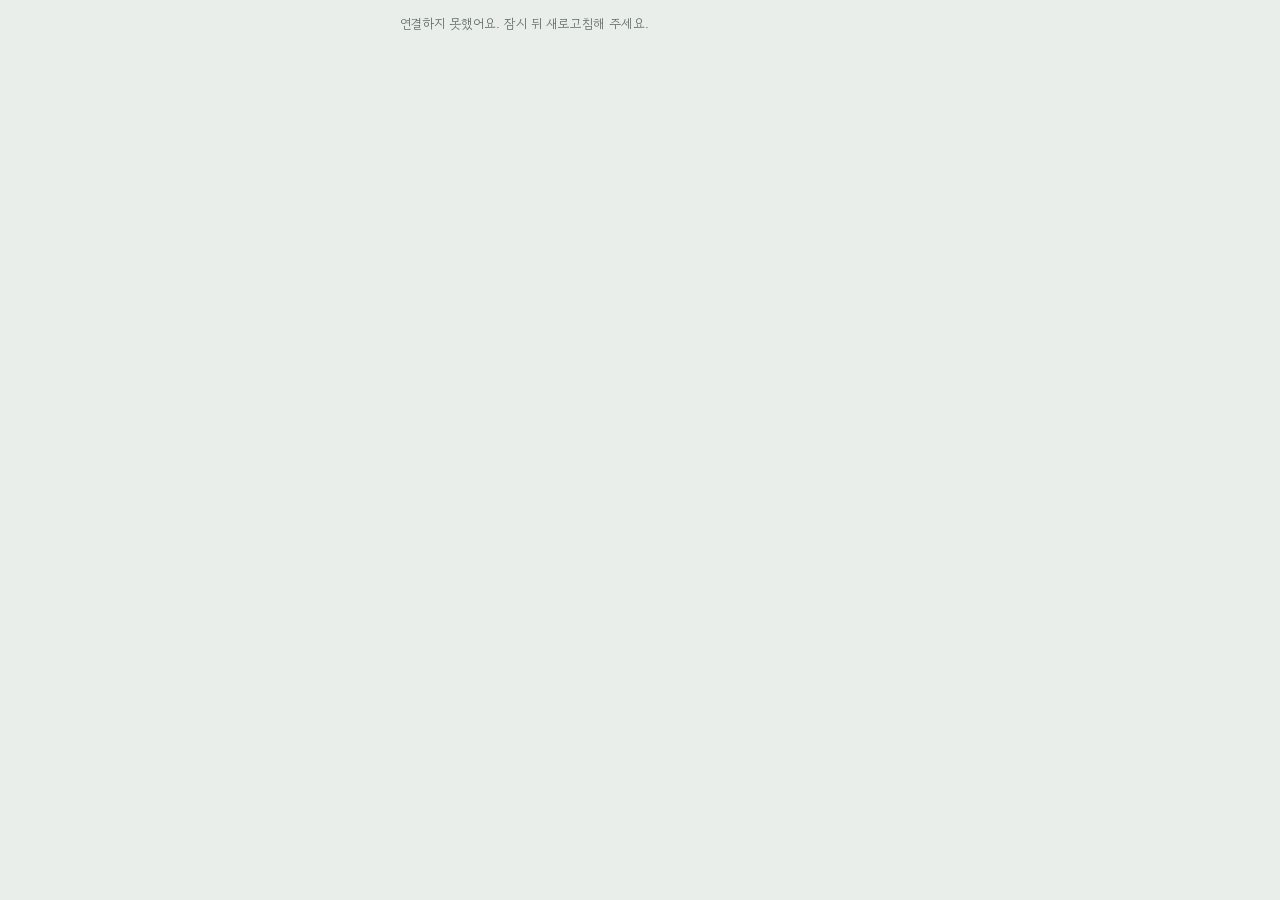
<file: index.html>
<!DOCTYPE html>
<html lang="ko">
<head>
<meta charset="utf-8">
<meta name="viewport" content="width=device-width, initial-scale=1, viewport-fit=cover">
<title>유물 찾기 빙고</title>
<link rel="stylesheet" href="https://fonts.googleapis.com/css2?family=Black+Han+Sans&family=Gowun+Dodum&family=IBM+Plex+Mono:wght@500&display=swap">
<style>
:root{
  --bg:#e9eeeb;--surface:#fbfcfb;--ink:#1b2320;--muted:#5d6a64;--line:#cfd8d3;
  --accent:#2d7a6a;--accent-ink:#ffffff;--stamp:#b4561c;--gold:#d39a0f;--shade:rgba(20,30,26,.42);
  --e1:#8a6a4f;--e2:#7a5d2e;--e3:#3f6f86;--e4:#9b3d4a;--e5:#6a4f8f;--e6:#2d7a6a;--e7:#4a5a9a;
  --display:"Black Han Sans","Apple SD Gothic Neo","Malgun Gothic",sans-serif;
  --body:"Gowun Dodum","Apple SD Gothic Neo","Malgun Gothic",system-ui,sans-serif;
  --mono:"IBM Plex Mono",ui-monospace,Menlo,monospace;
  color-scheme:light;
}
@media (prefers-color-scheme:dark){:root{
  --bg:#121815;--surface:#1b2420;--ink:#e4ebe7;--muted:#98a69f;--line:#2c3833;
  --accent:#5cb8a2;--accent-ink:#0c1411;--stamp:#e6884a;--gold:#f0bf45;--shade:rgba(0,0,0,.55);
  --e1:#c39b78;--e2:#c9a463;--e3:#79acc6;--e4:#d9808c;--e5:#a990d0;--e6:#5cb8a2;--e7:#8fa0e0;color-scheme:dark}}
*{box-sizing:border-box}
html,body{background:var(--bg);color:var(--ink);margin:0}
body{font-family:var(--body);font-size:15px;line-height:1.5;padding:14px max(16px,env(safe-area-inset-right,0px)) 40px max(16px,env(safe-area-inset-left,0px))}
img{max-width:100%}
[hidden]{display:none!important}
#app{max-width:480px;margin:0 auto;display:flex;flex-direction:column;gap:16px}
button{font:inherit;color:inherit;cursor:pointer}
button:focus-visible,input:focus-visible,select:focus-visible{outline:3px solid var(--accent);outline-offset:2px}

.ticket{background:var(--surface);border:1px solid var(--line);border-radius:14px;padding:14px 16px;display:grid;gap:10px}
.ticket-top{display:flex;align-items:flex-start;justify-content:space-between;gap:12px}
.eyebrow{font-size:12px;letter-spacing:.08em;color:var(--muted)}
h1{font-family:var(--display);font-weight:400;font-size:30px;line-height:1.1;margin:2px 0 0}
.groupbtn{flex:none;border:2px solid var(--accent);background:var(--accent);color:var(--accent-ink);border-radius:999px;padding:6px 14px;font-family:var(--display);font-size:18px}
.stats{display:flex;gap:18px;flex-wrap:wrap;border-top:1px dashed var(--line);padding-top:10px;align-items:flex-end}
.stat{display:flex;flex-direction:column}
.stat b{font-family:var(--mono);font-weight:500;font-size:20px;font-variant-numeric:tabular-nums}
.stat span{font-size:12px;color:var(--muted)}
.pips{display:flex;gap:5px;align-items:center;height:30px}
.pip{width:18px;height:18px;border-radius:50%;border:2px solid var(--gold);display:inline-block}
.pip.on{background:var(--gold)}
.pips.sm .pip{width:11px;height:11px;border-width:2px}
.live{margin-left:auto;font-size:11px;color:var(--muted);display:flex;align-items:center;gap:5px}
.dot{width:8px;height:8px;border-radius:50%;background:var(--accent)}
.dot.off{background:var(--stamp)}

.banner{background:var(--gold);color:#1b1503;border-radius:12px;padding:12px 14px;display:flex;gap:10px;align-items:center;justify-content:space-between}
.banner strong{font-family:var(--display);font-weight:400;font-size:24px}
.banner .t{font-family:var(--mono);font-variant-numeric:tabular-nums}
.rules{font-size:13px;color:var(--muted);margin:0}

.boardwrap{position:relative}
.board{display:grid;grid-template-columns:repeat(4,1fr);gap:6px}
.cell{position:relative;aspect-ratio:1;width:100%;border-radius:10px;overflow:hidden;border:2px solid var(--line);background:var(--surface);padding:0;display:block;text-align:left}
.cell img{position:absolute;inset:0;width:100%;height:100%;object-fit:cover}
.cell .noimg{position:absolute;inset:0;display:grid;place-items:center;padding:8px;text-align:center;font-family:var(--display);font-size:13px;line-height:1.15;color:var(--muted);background:repeating-linear-gradient(135deg,transparent 0 8px,rgba(127,140,134,.18) 8px 9px)}
.cell .era{position:absolute;top:4px;left:4px;font-size:9px;line-height:1;padding:3px 5px;border-radius:6px;color:#fff;background:var(--ec);max-width:calc(100% - 12px);white-space:nowrap;overflow:hidden;text-overflow:ellipsis}
.cell .name{position:absolute;left:0;right:0;bottom:0;padding:14px 4px 4px;font-size:10px;line-height:1.2;color:#fff;background:linear-gradient(transparent,rgba(0,0,0,.72));text-shadow:0 1px 2px rgba(0,0,0,.5)}
.cell.todo img{filter:grayscale(.85) brightness(.9)}
.cell .hint{position:absolute;bottom:4px;right:4px;width:22px;height:22px;border-radius:50%;background:var(--surface);display:grid;place-items:center;color:var(--accent)}
.cell.found{border-color:var(--stamp)}
.cell .stampmark{position:absolute;top:4px;right:4px;width:32px;height:32px;border-radius:50%;border:2.5px solid var(--stamp);color:var(--stamp);background:var(--surface);opacity:.92;display:grid;place-items:center;font-family:var(--display);font-size:9px;line-height:1;transform:rotate(-14deg)}
.cell.inline{box-shadow:0 0 0 3px var(--gold)}
.cell .busy{position:absolute;inset:0;background:rgba(0,0,0,.45);color:#fff;display:grid;place-items:center;font-size:13px}
.lines{position:absolute;inset:0;pointer-events:none;width:100%;height:100%}

.slip{background:var(--surface);border:1px solid var(--line);border-radius:14px;padding:14px 16px;display:grid;gap:8px}
.slip h2{font-family:var(--display);font-weight:400;font-size:20px;margin:0}
.list{list-style:none;margin:0;padding:0;display:grid;gap:6px}
.list li{display:grid;grid-template-columns:52px 1fr auto;align-items:center;gap:8px;padding:8px 10px;border-radius:10px;background:var(--bg)}
.list li.me{outline:2px solid var(--accent)}
.list .no{font-family:var(--display);font-size:20px;color:var(--gold)}
.list .g{font-family:var(--display);font-size:18px}
.list .tm{font-family:var(--mono);font-size:13px;color:var(--muted);font-variant-numeric:tabular-nums}
.prog li{grid-template-columns:64px 1fr auto}
.empty,.note{color:var(--muted);font-size:13px;margin:0}

.scrim{position:fixed;inset:0;background:var(--shade);z-index:40;display:flex;align-items:flex-end;justify-content:center}
.sheet{background:var(--surface);width:100%;max-width:480px;border-radius:18px 18px 0 0;padding:18px 16px calc(18px + env(safe-area-inset-bottom,0px));display:grid;gap:12px}
.ref{display:grid;grid-template-columns:96px 1fr;gap:12px;align-items:center}
.ref .pic{position:relative;width:96px;height:96px;border-radius:10px;overflow:hidden;background:var(--bg);display:grid;place-items:center;font-family:var(--display);color:var(--muted);text-align:center;font-size:14px;padding:4px}
.ref .pic img{position:absolute;inset:0;width:100%;height:100%;object-fit:cover}
.sheet h3{font-family:var(--display);font-weight:400;font-size:22px;margin:0;line-height:1.15}
.btn{border:0;border-radius:12px;padding:14px 16px;font-size:16px;background:var(--bg);color:var(--ink);text-align:center}
.btn.primary{background:var(--accent);color:var(--accent-ink);font-weight:700}
.btn.warn{color:var(--stamp)}
.btn.small{padding:8px 12px;font-size:14px;border-radius:10px}
.btn:disabled{opacity:.45;cursor:default}
.center{position:fixed;inset:0;z-index:50;background:var(--shade);display:grid;place-items:center;padding:16px}
.win{background:var(--surface);border-radius:20px;padding:24px 20px;max-width:360px;width:100%;text-align:center;display:grid;gap:10px;border:3px solid var(--gold)}
.win .big{font-family:var(--display);font-size:52px;line-height:1;color:var(--gold)}
.win .grp{font-family:var(--display);font-size:26px}
.win .t{font-family:var(--mono);font-size:20px}
.pick{background:var(--surface);border-radius:20px;padding:22px 18px;max-width:380px;width:100%;display:grid;gap:14px}
.pick h2{font-family:var(--display);font-weight:400;font-size:26px;margin:0;text-align:center}
.pickgrid{display:grid;grid-template-columns:repeat(3,1fr);gap:8px}
.pickgrid button{border:2px solid var(--line);background:var(--bg);border-radius:12px;padding:14px 4px;font-family:var(--display);font-size:20px}
canvas#confetti{position:fixed;inset:0;width:100%;height:100%;pointer-events:none;z-index:60}

.teacher{border:2px dashed var(--accent);border-radius:14px;padding:14px 16px;display:grid;gap:12px;background:var(--surface)}
.teacher h2{font-family:var(--display);font-weight:400;font-size:20px;margin:0}
.tabs{display:flex;gap:6px;flex-wrap:wrap}
.tabs button{border:1px solid var(--line);background:var(--bg);border-radius:999px;padding:6px 12px;font-size:14px}
.tabs button[aria-selected="true"]{background:var(--accent);color:var(--accent-ink);border-color:var(--accent)}
.row{display:flex;gap:8px;flex-wrap:wrap;align-items:center}
.edit{display:grid;gap:8px}
.erow{display:grid;grid-template-columns:64px 1fr;gap:10px;align-items:center;padding:8px;border-radius:10px;background:var(--bg)}
.thumb{width:64px;height:64px;border-radius:8px;overflow:hidden;border:1px dashed var(--muted);display:grid;place-items:center;font-size:11px;color:var(--muted);text-align:center;background:var(--surface);padding:0;position:relative}
.thumb img{position:absolute;inset:0;width:100%;height:100%;object-fit:cover}
.fields{display:grid;gap:6px;min-width:0}
.inp{font:inherit;font-size:15px;padding:7px 9px;border-radius:8px;border:1px solid var(--line);background:var(--surface);color:var(--ink);width:100%;min-width:0}
.num{width:72px}
.linkrow{display:grid;grid-template-columns:56px 1fr auto;gap:8px;align-items:center}
.linkrow b{font-family:var(--display);font-weight:400;font-size:16px}
.confirm{border:2px solid var(--stamp);border-radius:12px;padding:12px;display:grid;gap:8px}
.mini{display:grid;grid-template-columns:repeat(4,1fr);gap:4px;max-width:300px}
.mini div{position:relative;aspect-ratio:1;border-radius:6px;overflow:hidden;background:var(--bg);font-size:10px;color:var(--muted);display:grid;place-items:center;text-align:center;padding:2px}
.mini img{position:absolute;inset:0;width:100%;height:100%;object-fit:cover}
.toast{position:fixed;left:50%;transform:translateX(-50%);bottom:calc(20px + env(safe-area-inset-bottom,0px));background:var(--ink);color:var(--bg);padding:10px 16px;border-radius:999px;font-size:14px;z-index:70;max-width:calc(100% - 32px);text-align:center}
@media (prefers-reduced-motion:no-preference){.cell{transition:transform .12s}.cell:active{transform:scale(.97)}}
</style>
</head>
<body>
<div id="app"><p class="empty">빙고판을 불러오는 중…</p></div>
<input type="file" id="cam" accept="image/*" capture="environment" hidden>
<input type="file" id="album" accept="image/*" hidden>
<input type="file" id="tpic" accept="image/*" hidden>
<script>
(function(){
"use strict";
var API="https://script.google.com/macros/s/AKfycbw1hyCXkrlMglInTa7LMMWh7-jIO_4hwTVO0dUqquXkmzpNvZMZXeYp8W0RYF9jnjgs/exec";
var PARAMS=(function(){var o={};try{new URLSearchParams(location.search).forEach(function(v,k){o[k]=v})}catch(e){}return o})();
var BASE=location.origin+location.pathname;
var ERAS=["구석기","신석기","청동기·고조선","삼국","통일신라","발해","고려"];
var ERAVAR={"구석기":"--e1","신석기":"--e2","청동기·고조선":"--e3","삼국":"--e4","통일신라":"--e5","발해":"--e7","고려":"--e6"};
var N=4,CELLS=16;
var LINES=(function(){var L=[],r,c;for(r=0;r<N;r++){L.push([0,1,2,3].map(function(c){return r*N+c}))}for(c=0;c<N;c++){L.push([0,1,2,3].map(function(r){return r*N+c}))}L.push([0,5,10,15]);L.push([3,6,9,12]);return L})();
var CAM_SVG='<svg width="14" height="14" viewBox="0 0 24 24" fill="none" stroke="currentColor" stroke-width="2.4" stroke-linecap="round" stroke-linejoin="round" aria-hidden="true"><path d="M4 8h3l2-3h6l2 3h3v11H4z"/><circle cx="12" cy="13" r="3.5"/></svg>';
var POLL_MS=4000;

var app=document.getElementById("app");
var cam=document.getElementById("cam"),album=document.getElementById("album"),tpic=document.getElementById("tpic");
var TEACHER=PARAMS.page==="teacher";

var ST=null;            // 서버 상태
var cache={};           // 사진 id → dataURL
var inflight={};        // 받는 중인 사진 id
var pendingCell={};     // 올리는 중인 칸 → 미리보기
var online=true,polling=false;

/* ---------- 작은 도구 ---------- */
function lsGet(k){try{return localStorage.getItem(k)}catch(e){return null}}
function lsSet(k,v){try{localStorage.setItem(k,v)}catch(e){}}
function ssGet(k){try{return sessionStorage.getItem(k)}catch(e){return null}}
function ssSet(k,v){try{sessionStorage.setItem(k,v)}catch(e){}}
function esc(s){return String(s==null?"":s).replace(/[&<>"']/g,function(c){return{"&":"&amp;","<":"&lt;",">":"&gt;",'"':"&quot;","'":"&#39;"}[c]})}
function fmt(t){return new Date(t).toLocaleTimeString("ko-KR",{hour:"2-digit",minute:"2-digit",second:"2-digit",hour12:false})}
function eraColor(e){return "var("+(ERAVAR[e]||"--muted")+")"}
function toast(msg){var t=document.createElement("div");t.className="toast";t.setAttribute("role","status");t.textContent=msg;document.body.appendChild(t);setTimeout(function(){t.remove()},2800)}
function gs(fn){
  var args=Array.prototype.slice.call(arguments,1);
  return fetch(API,{method:"POST",credentials:"omit",redirect:"follow",headers:{"Content-Type":"text/plain;charset=utf-8"},body:JSON.stringify({fn:fn,args:args})})
    .then(function(r){if(!r.ok)throw new Error("연결에 문제가 있어요.");return r.json()})
    .then(function(j){if(!j.ok)throw new Error(j.error||"요청을 처리하지 못했어요.");return j.data});
}
function errMsg(e){return (e&&e.message)?String(e.message).replace(/^Error:\s*/,""):"연결에 문제가 있어요."}
function shrink(file,max,q){
  return new Promise(function(res,rej){
    var url=URL.createObjectURL(file);var img=new Image();
    img.onload=function(){try{var w=img.naturalWidth,h=img.naturalHeight,k=Math.min(1,max/Math.max(w,h));w=Math.round(w*k);h=Math.round(h*k);var c=document.createElement("canvas");c.width=w;c.height=h;c.getContext("2d").drawImage(img,0,0,w,h);URL.revokeObjectURL(url);res(c.toDataURL("image/jpeg",q))}catch(e){URL.revokeObjectURL(url);rej(e)}};
    img.onerror=function(){URL.revokeObjectURL(url);rej(new Error("img"))};
    img.src=url;
  });
}
function boardOf(g){var b=ST&&ST.boards&&ST.boards[g];return (b&&b.length===CELLS)?b:new Array(CELLS).fill(null)}
function linesOf(b){return LINES.filter(function(L){return L.every(function(i){return b[i]})})}
function rankOf(g){if(!ST)return 0;for(var i=0;i<ST.ranking.length;i++)if(ST.ranking[i].g===g)return i+1;return 0}
function closeOverlays(){var o=document.getElementById("ov");if(o)o.remove()}

/* ---------- 모둠 ---------- */
var group=parseInt(PARAMS.g||lsGet("yb.group")||"0",10)||0;
if(PARAMS.g)lsSet("yb.group",String(group));

/* ---------- 서버와 맞추기 ---------- */
function apply(st,force){
  if(!st)return;
  var changed=!ST||st.rev!==ST.rev||force;
  ST=st;
  if(!TEACHER&&ST.items)ST.items.forEach(function(it){var n=String(it.name);if(n.indexOf(LOCK)===0)it.name=n.slice(LOCK.length)});
  if(group>ST.groups)group=0;
  if(changed){ensurePhotos();render()}
}
function poll(){
  if(polling||document.hidden)return;
  if(TEACHER&&!pin)return;
  polling=true;
  gs("getState").then(function(st){online=true;polling=false;apply(st)},function(){polling=false;if(online){online=false;render()}});
}
function neededIds(){
  if(!ST)return[];
  var ids=ST.items.map(function(it){return it.img}).filter(Boolean);
  if(!TEACHER&&group)ids=ids.concat(boardOf(group).filter(Boolean));
  if(TEACHER&&viewGroup)ids=ids.concat(boardOf(viewGroup).filter(Boolean));
  if(TEACHER&&draft)draft.items.forEach(function(it){if(it.img)ids.push(it.img)});
  return ids;
}
function ensurePhotos(){
  var miss=neededIds().filter(function(id){return !cache[id]&&!inflight[id]});
  if(!miss.length)return;
  for(var i=0;i<miss.length;i+=6){
    var chunk=miss.slice(i,i+6);
    chunk.forEach(function(id){inflight[id]=1});
    (function(chunk){
      gs("getPhotos",chunk).then(function(map){
        chunk.forEach(function(id){delete inflight[id];if(map[id])cache[id]=map[id]});render();
      },function(){chunk.forEach(function(id){delete inflight[id]})});
    })(chunk);
  }
}

/* ---------- 학생 화면 ---------- */
function renderStudent(){
  var b=boardOf(group);
  var view=b.map(function(id,i){return pendingCell[i]?"pending":id});
  var lines=linesOf(view);
  var found=view.filter(Boolean).length;
  var rk=rankOf(group);
  var h="";
  h+='<header class="ticket"><div class="ticket-top"><div><div class="eyebrow">현장체험학습 · 구석기~고려</div><h1>유물 찾기 빙고</h1></div>';
  h+='<button class="groupbtn" id="chgGroup" aria-label="모둠 바꾸기">'+(group?group+"모둠":"모둠 선택")+'</button></div>';
  h+='<div class="stats"><div class="stat"><b>'+found+'/'+CELLS+'</b><span>찾은 유물</span></div><div class="stat"><div class="pips">';
  for(var p=0;p<ST.goal;p++)h+='<i class="pip'+(p<lines.length?" on":"")+'"></i>';
  h+='</div><span>빙고 '+lines.length+' / '+ST.goal+'줄</span></div>';
  h+='<div class="live"><i class="dot'+(online?"":" off")+'"></i>'+(online?"실시간 연결":"연결 끊김 · 다시 연결 중")+'</div></div></header>';
  if(rk){var r=ST.ranking[rk-1];h+='<div class="banner"><div><strong>'+rk+'등! '+ST.goal+'빙고 완성</strong><div class="t">'+group+'모둠 · '+fmt(r.t)+'</div></div></div>'}
  h+='<p class="rules">유물을 찾으면 칸을 눌러 우리 모둠 사진으로 바꿔요. 가로·세로·대각선 '+ST.goal+'줄을 가장 먼저 완성한 모둠이 승리! 사진을 잘못 올렸으면 그 칸을 다시 눌러 바꾸거나 지울 수 있어요.</p>';
  h+='<div class="boardwrap"><div class="board">';
  var inLine={};lines.forEach(function(L){L.forEach(function(i){inLine[i]=1})});
  ST.items.forEach(function(it,i){
    var id=b[i],pend=pendingCell[i],mine=pend||(id&&cache[id]);
    var has=!!(pend||id);
    h+='<button class="cell '+(has?"found":"todo")+(inLine[i]?" inline":"")+'" data-cell="'+i+'" style="--ec:'+eraColor(it.era)+'" aria-label="'+esc(it.name)+(has?" 찾음":" 아직")+'">';
    if(mine)h+='<img src="'+mine+'" alt="">';
    else if(!has&&it.img&&cache[it.img])h+='<img src="'+cache[it.img]+'" alt="">';
    else h+='<span class="noimg">'+esc(it.name)+'</span>';
    h+='<span class="era">'+esc(it.era)+'</span>';
    h+=has?'<span class="stampmark">찾았다</span>':'<span class="hint">'+CAM_SVG+'</span>';
    if(mine||(it.img&&cache[it.img]))h+='<span class="name">'+esc(it.name)+'</span>';
    if(pend)h+='<span class="busy">올리는 중…</span>';
    h+='</button>';
  });
  h+='</div>'+linesSvg(lines)+'</div>';
  h+=rankingHTML(false)+progressHTML();
  app.innerHTML=h;
  if(!group)showPicker();
  else{
    var seenKey="yb.seen."+ST.gameId+"."+group;
    if(rk&&!lsGet(seenKey)){lsSet(seenKey,"1");showWin(rk)}
  }
}
function linesSvg(lines){
  if(!lines.length)return"";
  var h='<svg class="lines" viewBox="0 0 400 400" preserveAspectRatio="none" aria-hidden="true">';
  lines.forEach(function(L){var a=L[0],b=L[L.length-1];h+='<line x1="'+((a%N)*100+50)+'" y1="'+(Math.floor(a/N)*100+50)+'" x2="'+((b%N)*100+50)+'" y2="'+(Math.floor(b/N)*100+50)+'" stroke="var(--gold)" stroke-width="8" stroke-linecap="round" opacity=".85"/>'});
  return h+'</svg>';
}
function rankingHTML(withUndo){
  var h='<section class="slip"><h2>🏆 랭킹</h2>';
  if(!ST.ranking.length)return h+'<p class="empty">아직 '+ST.goal+'빙고를 완성한 모둠이 없어요. 완성하는 순간 자동으로 순위가 떠요.</p></section>';
  h+='<ol class="list">';
  ST.ranking.forEach(function(r,i){
    h+='<li'+(r.g===group&&!TEACHER?' class="me"':'')+'><span class="no">'+(i+1)+'등</span><span class="g">'+r.g+'모둠</span>';
    h+=withUndo?'<button class="btn small warn" data-unrank="'+r.g+'">취소</button>':'<span class="tm">'+fmt(r.t)+'</span>';
    h+='</li>';
  });
  return h+'</ol></section>';
}
function progressHTML(clickable){
  var h='<section class="slip"><h2>실시간 현황</h2><ul class="list prog">';
  for(var g=1;g<=ST.groups;g++){
    var b=boardOf(g),ln=linesOf(b).length,f=b.filter(Boolean).length,rk=rankOf(g);
    var pips='<span class="pips sm">';for(var p=0;p<ST.goal;p++)pips+='<i class="pip'+(p<ln?" on":"")+'"></i>';pips+='</span>';
    var inner='<span class="g">'+g+'모둠</span>'+pips+'<span class="tm">'+(rk?rk+"등":f+"/"+CELLS)+'</span>';
    h+=clickable?'<li style="padding:0"><button class="btn" data-viewg="'+g+'" style="display:grid;grid-template-columns:64px 1fr auto;gap:8px;align-items:center;width:100%;text-align:left;padding:8px 10px;background:transparent">'+inner+'</button></li>':'<li'+(g===group&&!TEACHER?' class="me"':'')+'>'+inner+'</li>';
  }
  return h+'</ul></section>';
}
var curCell=-1;
function showPicker(){
  closeOverlays();
  var o=document.createElement("div");o.className="center";o.id="ov";
  var g="";for(var i=1;i<=ST.groups;i++)g+='<button data-g="'+i+'">'+i+'모둠</button>';
  o.innerHTML='<div class="pick" role="dialog" aria-label="모둠 고르기"><h2>우리 모둠은?</h2><div class="pickgrid">'+g+'</div><p class="note" style="text-align:center">모둠 친구들은 모두 같은 번호를 골라요.</p></div>';
  document.body.appendChild(o);
}
function showSheet(i){
  closeOverlays();curCell=i;
  var it=ST.items[i],id=boardOf(group)[i],mine=id&&cache[id];
  var ref=mine||(it.img&&cache[it.img]);
  var o=document.createElement("div");o.className="scrim";o.id="ov";
  o.innerHTML='<div class="sheet" role="dialog" aria-label="'+esc(it.name)+'"><div class="ref"><div class="pic">'+(ref?'<img src="'+ref+'" alt="">':esc(it.name))+'</div><div><div class="eyebrow">'+esc(it.era)+'</div><h3>'+esc(it.name)+'</h3><p class="note">'+(id?"우리 모둠이 찾은 사진이에요.":"박물관에서 이 유물을 찾아 사진을 찍어요.")+'</p></div></div>'+
    '<button class="btn primary" data-act="cam">'+(id?"다시 찍기":"사진 찍기")+'</button>'+
    '<button class="btn" data-act="album">앨범에서 고르기</button>'+
    (id?'<button class="btn warn" data-act="del">사진 지우기</button>':'')+
    '<button class="btn" data-act="close">닫기</button></div>';
  document.body.appendChild(o);
}
function showWin(rk){
  closeOverlays();
  var o=document.createElement("div");o.className="center";o.id="ov";
  o.innerHTML='<div class="win" role="dialog" aria-label="빙고 완성"><div class="big">'+rk+'등!</div><div class="grp">'+group+'모둠 '+ST.goal+'빙고 완성</div><div class="t">'+fmt(ST.ranking[rk-1].t)+'</div><button class="btn primary" data-act="close">확인</button></div>';
  document.body.appendChild(o);confetti();
}
function onPhoto(file){
  if(!file||curCell<0||!group)return;
  var i=curCell,g=group,gameId=ST.gameId;
  closeOverlays();
  shrink(file,640,.7).then(function(d){
    pendingCell[i]=d;render();
    return gs("uploadPhoto",g,i,d,gameId).then(function(r){
      delete pendingCell[i];
      if(r.stale){toast("새 게임이 시작됐어요. 다시 찍어 주세요.");apply(r.state,true);return}
      cache[r.id]=d;apply(r.state,true);
      var n=linesOf(boardOf(g)).length;if(n>0&&n<ST.goal)toast("빙고 "+n+"줄!");
    });
  }).catch(function(e){delete pendingCell[i];render();toast("사진을 올리지 못했어요. 다시 해 주세요.")});
}
cam.addEventListener("change",function(){var f=cam.files[0];cam.value="";onPhoto(f)});
album.addEventListener("change",function(){var f=album.files[0];album.value="";onPhoto(f)});

function confetti(){
  try{if(window.matchMedia("(prefers-reduced-motion: reduce)").matches)return}catch(e){}
  var c=document.createElement("canvas");c.id="confetti";document.body.appendChild(c);
  var dpr=window.devicePixelRatio||1,W=c.width=innerWidth*dpr,H=c.height=innerHeight*dpr,ctx=c.getContext("2d");
  var cs=getComputedStyle(document.documentElement);
  var cols=["--gold","--accent","--stamp","--e3","--e4","--e5"].map(function(v){return cs.getPropertyValue(v).trim()||"#d39a0f"});
  var P=[];for(var i=0;i<140;i++)P.push({x:Math.random()*W,y:-Math.random()*H*.5,vx:(Math.random()-.5)*4*dpr,vy:(2+Math.random()*4)*dpr,r:(4+Math.random()*5)*dpr,a:Math.random()*6,va:(Math.random()-.5)*.3,c:cols[i%cols.length]});
  var t0=performance.now();
  (function f(t){ctx.clearRect(0,0,W,H);P.forEach(function(p){p.x+=p.vx;p.y+=p.vy;p.vy+=.06*dpr;p.a+=p.va;ctx.save();ctx.translate(p.x,p.y);ctx.rotate(p.a);ctx.fillStyle=p.c;ctx.fillRect(-p.r/2,-p.r/4,p.r,p.r/2);ctx.restore()});if(t-t0<3000)requestAnimationFrame(f);else c.remove()})(t0);
}

/* ---------- 선생님 화면 ---------- */
var pin=ssGet("yb.pin")||"";
var tab=ssGet("yb.tab")||"status";
var draft=null,viewGroup=0,confirmReset=false,busy=false,delCell=-1;
function renderLogin(err){
  app.innerHTML='<section class="teacher"><h2>선생님 관리</h2><p class="note">앱스 스크립트 Code.gs에 적은 비밀번호를 넣어요.</p><div class="row"><input class="inp" id="pinIn" type="password" inputmode="numeric" autocomplete="off" placeholder="비밀번호" style="max-width:180px"><button class="btn primary small" data-act="login">들어가기</button></div>'+(err?'<p class="note" style="color:var(--stamp)">'+esc(err)+'</p>':'')+'</section>';
}
function renderTeacher(){
  if(!pin||!ST){renderLogin();return}
  var h='<header class="ticket"><div class="ticket-top"><div><div class="eyebrow">선생님 관리</div><h1>유물 찾기 빙고</h1></div></div><div class="stats"><div class="stat"><b>'+ST.ranking.length+'/'+ST.groups+'</b><span>완성한 모둠</span></div><div class="live"><i class="dot'+(online?"":" off")+'"></i>'+(online?"실시간 연결":"연결 끊김")+'</div></div></header>';
  h+='<div class="tabs" role="tablist">'+[["status","현황·순위"],["board","빙고판 편집"],["links","학생 링크"],["reset","새 게임"]].map(function(t){return '<button role="tab" data-tab="'+t[0]+'" aria-selected="'+(tab===t[0])+'">'+t[1]+'</button>'}).join("")+'</div>';
  if(tab==="status"){
    var dis=busy?" disabled":"";
    h+='<section class="slip"><h2>미션 1 잠금</h2>'+(isLocked()?'<p class="note">잠겨 있어요. 학생 빙고판의 모든 칸에 "🔒 미션1 끝! 밴드 확인"이 보여요.</p><button class="btn small" data-act="unlock"'+dis+'>다시 열기</button>':'<p class="note">누르면 이미 열려 있는 학생 빙고판의 모든 칸이 "🔒 미션1 끝! 밴드 확인"으로 바뀌어요. 순위와 사진은 그대로예요.</p><button class="btn primary small" data-act="lock"'+dis+'>미션 1 잠그기</button>')+'</section>';
    h+=rankingHTML(true)+progressHTML(true);
    if(viewGroup){
      var b=boardOf(viewGroup);
      h+='<section class="slip"><h2>'+viewGroup+'모둠 빙고판</h2><div class="mini">';
      ST.items.forEach(function(it,i){var id=b[i];h+=id?'<button class="thumb" style="width:100%;height:auto;aspect-ratio:1" data-tdel="'+i+'" aria-label="'+esc(it.name)+' 사진 지우기">'+(cache[id]?'<img src="'+cache[id]+'" alt="">':"불러오는 중")+'</button>':'<div>'+esc(it.name)+'</div>'});
      h+='</div>'+(delCell>=0?'<div class="confirm"><strong>'+esc(ST.items[delCell].name)+' 사진을 지울까요?</strong><div class="row"><button class="btn primary small" data-act="tdelok">지우기</button><button class="btn small" data-act="tdelno">취소</button></div></div>':'<p class="note">잘못 올린 사진은 눌러서 지울 수 있어요. 줄이 모자라게 되면 순위에서도 빠져요.</p>')+'</section>';
    }
  }else if(tab==="board"){
    if(!draft)draft={groups:ST.groups,goal:ST.goal,items:ST.items.map(function(it){return{name:it.name,era:it.era,img:it.img,newImg:null}})};
    h+='<section class="teacher"><div class="row"><label for="ngroups">모둠 수</label><input class="inp num" id="ngroups" type="number" min="2" max="12" value="'+esc(draft.groups)+'"><label for="ngoal">목표 빙고</label><input class="inp num" id="ngoal" type="number" min="1" max="10" value="'+esc(draft.goal)+'"></div>';
    h+='<p class="note">사진 칸을 눌러 유물 사진을 넣어요. 순서는 빙고판 왼쪽 위부터 오른쪽 아래까지예요.</p><div class="edit">';
    draft.items.forEach(function(it,i){
      var src=it.newImg||(it.img&&cache[it.img]);
      h+='<div class="erow"><button class="thumb" data-tpic="'+i+'" aria-label="'+(i+1)+'번 칸 사진 바꾸기">'+(src?'<img src="'+src+'" alt="">':(i+1)+'번<br>사진 넣기')+'</button><div class="fields"><input class="inp" type="text" id="nm'+i+'" data-nm="'+i+'" value="'+esc(it.name)+'" aria-label="'+(i+1)+'번 유물 이름"><select class="inp" id="er'+i+'" data-er="'+i+'" aria-label="'+(i+1)+'번 시대">'+ERAS.map(function(e){return '<option'+(e===it.era?" selected":"")+'>'+e+'</option>'}).join("")+'</select></div></div>';
    });
    h+='</div><div class="row"><button class="btn primary small" data-act="saveboard"'+(busy?" disabled":"")+'>'+(busy?"저장하는 중…":"빙고판 저장")+'</button><button class="btn small" data-act="revert">되돌리기</button></div></section>';
  }else if(tab==="links"){
    h+='<section class="slip"><h2>학생 링크</h2><p class="note">모둠별 링크로 들어가면 모둠을 고르지 않아도 돼요. 공통 링크로 들어가면 처음에 모둠을 골라요.</p>';
    h+='<div class="linkrow"><b>공통</b><input class="inp" readonly value="'+esc(BASE)+'" id="lk0"><button class="btn small" data-copy="lk0">복사</button></div>';
    for(var g=1;g<=ST.groups;g++)h+='<div class="linkrow"><b>'+g+'모둠</b><input class="inp" readonly value="'+esc(BASE+"?g="+g)+'" id="lk'+g+'"><button class="btn small" data-copy="lk'+g+'">복사</button></div>';
    h+='</section>';
  }else{
    h+='<section class="teacher"><p class="note">새 게임을 시작하면 모든 모둠의 사진과 순위가 지워져요. 빙고판 유물은 그대로예요. 리허설을 한 뒤 실제 활동 전에 눌러 주세요.</p>';
    h+=confirmReset?'<div class="confirm"><strong>정말 새 게임을 시작할까요?</strong><div class="row"><button class="btn primary small" data-act="doreset">새 게임 시작</button><button class="btn small" data-act="noreset">취소</button></div></div>':'<button class="btn small warn" data-act="askreset">새 게임 시작</button>';
    h+='</section>';
  }
  app.innerHTML=h;
}
var LOCK="🔒 미션1 끝! 밴드 확인 · ";
function isLocked(){return !!(ST&&ST.items.some(function(it){return String(it.name).indexOf(LOCK)===0}))}
function setLock(on){
  if(busy||!ST)return;busy=true;render();
  var items=ST.items.map(function(it){var n=String(it.name),base=n.indexOf(LOCK)===0?n.slice(LOCK.length):n;return{name:on?LOCK+base:base,era:it.era,img:it.img,newImg:null}});
  gs("saveBoard",pin,items,ST.groups,ST.goal).then(function(st){busy=false;apply(st,true);toast(on?"잠갔어요. 열려 있는 학생 화면에도 몇 초 안에 안내가 떠요.":"다시 열었어요.")},function(err){busy=false;render();toast(errMsg(err))});
}
var curT=-1;
tpic.addEventListener("change",function(){
  var f=tpic.files[0];tpic.value="";if(!f||curT<0||!draft)return;var i=curT;
  shrink(f,520,.74).then(function(d){draft.items[i].newImg=d;render()},function(){toast("사진을 읽지 못했어요.")});
});

/* ---------- 공통 ---------- */
var CLOSED=false; // 미션 1 종료: 학생은 빙고판 대신 종료 화면을 봐요 (선생님 화면은 그대로)
function renderClosed(){
  closeOverlays();
  var h='<header class="ticket"><div class="ticket-top"><div><div class="eyebrow">현장체험학습 · 역사 탐정단</div><h1>수사 지령 1 종료!</h1></div></div><p class="note" style="font-size:15px;color:var(--ink)">유물 16점 찾기 수사가 끝났어요. 모두 수고했어요, 탐정 여러분! 🕵️</p></header>';
  if(ST)h+=rankingHTML(false);
  h+='<section class="slip"><h2>🧩 다음 수사: 수사 지령 2</h2><p class="note" style="font-size:14px;color:var(--ink)">우리 모둠이 맡은 시대의 유물을 골라 옛사람들의 삶을 추리해요. 아래 버튼을 눌러 수사 보고서(패들렛)를 써요.</p><a class="btn primary" style="display:block;text-decoration:none" href="https://padlet.com/teacherboong11/padlet-s024p15u433s2ayn5jl7">수사 보고서 쓰러 가기 →</a></section>';
  app.innerHTML=h;
}
function render(){
  if(TEACHER){renderTeacher();return}
  if(CLOSED){renderClosed();return}
  if(!ST){app.innerHTML='<p class="empty">빙고판을 불러오는 중…</p>';return}
  renderStudent();
}
document.addEventListener("click",function(e){
  var t=e.target.closest("button");if(!t)return;
  var act=t.dataset.act;
  if(!TEACHER){
    if(t.id==="chgGroup"){showPicker();return}
    if(t.dataset.g){group=parseInt(t.dataset.g,10);lsSet("yb.group",String(group));closeOverlays();ensurePhotos();render();return}
    if(t.dataset.cell!=null){var i=parseInt(t.dataset.cell,10);if(pendingCell[i])return;showSheet(i);return}
    if(act==="cam"){cam.click();return}
    if(act==="album"){album.click();return}
    if(act==="close"){closeOverlays();return}
    if(act==="del"){var c=curCell,gameId=ST.gameId;closeOverlays();gs("removePhoto",group,c,gameId).then(function(r){apply(r.state,true)},function(){toast("지우지 못했어요. 다시 해 주세요.")});return}
    return;
  }
  if(act==="close"){closeOverlays();return}
  if(act==="login"){
    var v=(document.getElementById("pinIn")||{}).value||"";
    gs("teacherLogin",v).then(function(st){pin=v;ssSet("yb.pin",v);ST=null;apply(st,true)},function(err){renderLogin(errMsg(err))});return;
  }
  if(t.dataset.tab){tab=t.dataset.tab;ssSet("yb.tab",tab);confirmReset=false;if(tab==="board"){draft=null}render();if(tab==="board")ensurePhotos();return}
  if(act==="lock"){setLock(true);return}
  if(act==="unlock"){setLock(false);return}
  if(t.dataset.viewg){viewGroup=parseInt(t.dataset.viewg,10);delCell=-1;ensurePhotos();render();return}
  if(t.dataset.tdel!=null){delCell=parseInt(t.dataset.tdel,10);render();return}
  if(act==="tdelno"){delCell=-1;render();return}
  if(act==="tdelok"&&delCell>=0&&viewGroup){var dc=delCell;delCell=-1;gs("teacherRemovePhoto",pin,viewGroup,dc).then(function(st){apply(st,true);toast("사진을 지웠어요.")},function(err){render();toast(errMsg(err))});return}
  if(t.dataset.unrank){gs("clearRank",pin,parseInt(t.dataset.unrank,10)).then(function(st){apply(st,true);toast("순위를 취소했어요.")},function(err){toast(errMsg(err))});return}
  if(t.dataset.tpic!=null){curT=parseInt(t.dataset.tpic,10);tpic.click();return}
  if(t.dataset.copy){var inp=document.getElementById(t.dataset.copy);inp.select();try{navigator.clipboard.writeText(inp.value).then(function(){toast("복사했어요.")},function(){toast("길게 눌러 복사해 주세요.")})}catch(x){toast("길게 눌러 복사해 주세요.")}return}
  if(act==="saveboard"&&draft&&!busy){
    busy=true;render();
    var items=draft.items.map(function(it){return{name:it.name,era:it.era,img:it.img,newImg:it.newImg||null}});
    gs("saveBoard",pin,items,draft.groups,draft.goal).then(function(st){
      draft.items.forEach(function(it,i){if(it.newImg&&st.items[i].img)cache[st.items[i].img]=it.newImg});
      busy=false;draft=null;apply(st,true);toast("빙고판을 저장했어요. 학생 화면에 바로 반영돼요.");
    },function(err){busy=false;render();toast(errMsg(err))});return;
  }
  if(act==="revert"){draft=null;render();return}
  if(act==="askreset"){confirmReset=true;render();return}
  if(act==="noreset"){confirmReset=false;render();return}
  if(act==="doreset"){confirmReset=false;gs("resetGame",pin).then(function(st){viewGroup=0;apply(st,true);toast("새 게임을 시작했어요.")},function(err){toast(errMsg(err))});return}
});
document.addEventListener("input",function(e){
  var t=e.target;if(!draft)return;
  if(t.dataset.nm!=null)draft.items[+t.dataset.nm].name=t.value;
  else if(t.dataset.er!=null)draft.items[+t.dataset.er].era=t.value;
  else if(t.id==="ngroups")draft.groups=t.value;
  else if(t.id==="ngoal")draft.goal=t.value;
});
document.addEventListener("keydown",function(e){if(e.key==="Enter"&&e.target.id==="pinIn"){var b=document.querySelector('[data-act="login"]');if(b)b.click()}});
document.addEventListener("visibilitychange",function(){if(!document.hidden)poll()});

/* ---------- 시작 ---------- */
if(TEACHER&&pin){
  gs("teacherLogin",pin).then(function(st){apply(st,true)},function(){pin="";ssSet("yb.pin","");renderLogin()});
}else if(TEACHER){renderLogin()}
else{gs("getState").then(function(st){apply(st,true)},function(){app.innerHTML='<p class="empty">연결하지 못했어요. 잠시 뒤 새로고침해 주세요.</p>'})}
setInterval(function(){
  if(TEACHER&&tab==="board")return; // 편집 중에는 화면이 바뀌지 않게
  poll();
},POLL_MS);
})();
</script>
</body>
</html>
</file>
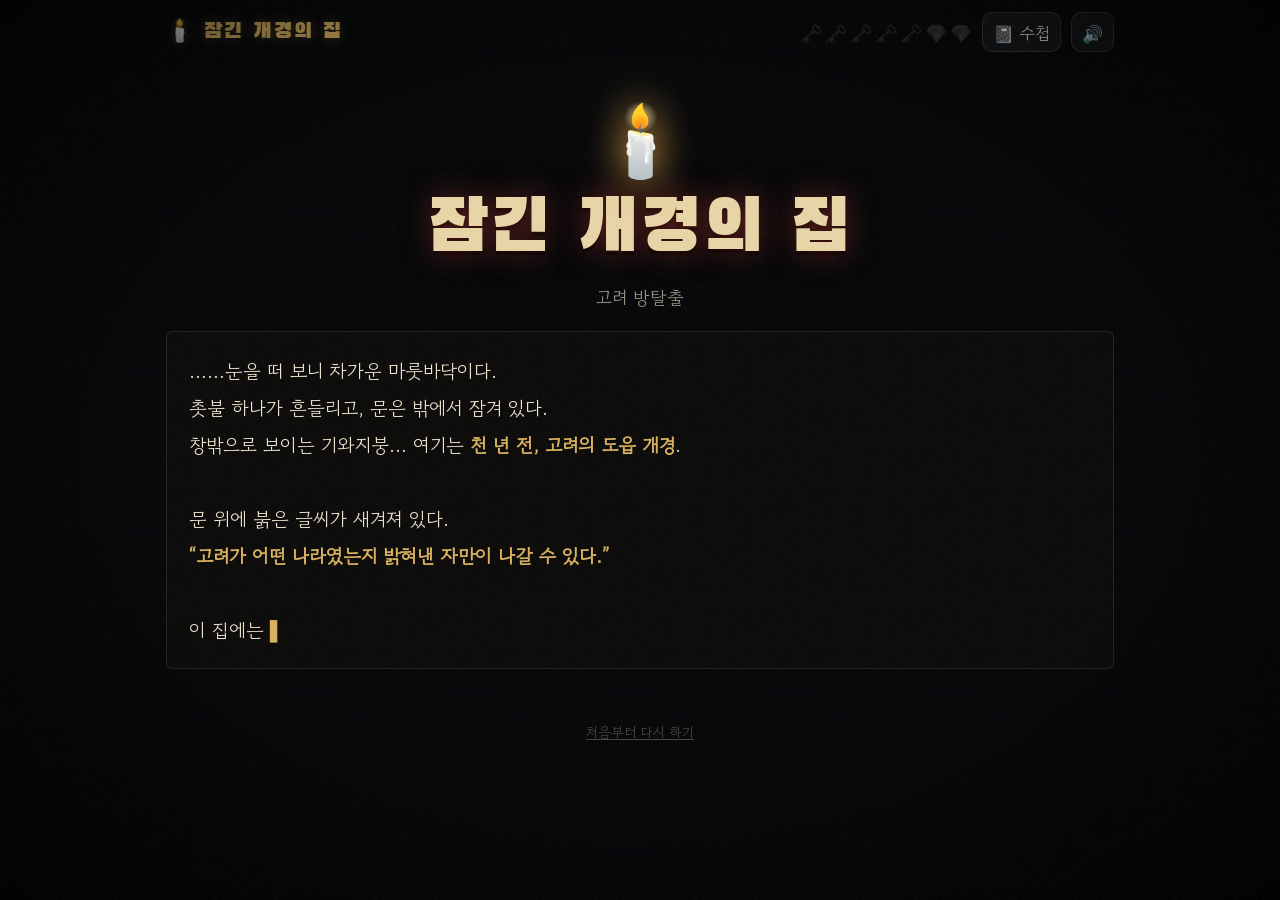
<file: goryeo/index.html>
<!doctype html>
<html lang="ko">
<head>
<meta charset="utf-8">
<meta name="viewport" content="width=device-width,initial-scale=1,viewport-fit=cover">
<title>고려 방탈출: 잠긴 개경의 집</title>
<link rel="preconnect" href="https://fonts.googleapis.com">
<link href="https://fonts.googleapis.com/css2?family=Black+Han+Sans&family=Nanum+Myeongjo:wght@700;800&family=Gowun+Dodum&display=swap" rel="stylesheet">
<style>
:root{--bg:#07080a;--ink:#efe6d2;--dim:#9a9283;--gold:#d9b25f;--blood:#a8322b;--jade:#7fbfaa;--paper:#e9dfc8;--paperInk:#2a2118;
--disp:"Nanum Myeongjo","Black Han Sans",serif;--title:"Black Han Sans","Nanum Myeongjo",serif;--read:"Gowun Dodum",system-ui,sans-serif;color-scheme:dark}
*{box-sizing:border-box}[hidden]{display:none!important}
html,body{margin:0;min-height:100%}
body{background:#07080a;color:var(--ink);font-family:var(--read);font-size:18px;-webkit-tap-highlight-color:transparent;overflow-x:hidden}
body::before{content:"";position:fixed;inset:0;pointer-events:none;z-index:60;background:radial-gradient(ellipse at center,transparent 55%,#000c 100%)}
body::after{content:"";position:fixed;inset:-50%;pointer-events:none;z-index:61;opacity:.06;background-image:url("data:image/svg+xml,%3Csvg xmlns='http://www.w3.org/2000/svg' width='160' height='160'%3E%3Cfilter id='n'%3E%3CfeTurbulence baseFrequency='.9' numOctaves='2'/%3E%3C/filter%3E%3Crect width='160' height='160' filter='url(%23n)'/%3E%3C/svg%3E");animation:grain 1s steps(4) infinite}
@keyframes grain{25%{transform:translate(3%,-2%)}50%{transform:translate(-2%,3%)}75%{transform:translate(2%,2%)}}
.wrap{max-width:980px;margin:0 auto;padding:0 max(16px,env(safe-area-inset-left)) 60px}
header{display:flex;align-items:center;gap:10px;padding:12px 0 6px;position:sticky;top:0;z-index:30;background:linear-gradient(#07080a,#07080ad0 80%,transparent)}
header .logo{font-family:var(--title);font-size:22px;color:var(--gold);letter-spacing:2px;cursor:pointer;text-shadow:0 0 12px #d9b25f55}
header .keys{margin-left:auto;display:flex;gap:3px;font-size:18px}
header .keys span{opacity:.18;filter:grayscale(1);transition:.4s}header .keys span.on{opacity:1;filter:drop-shadow(0 0 6px #d9b25f)}
.icon{background:#ffffff10;border:1px solid #ffffff22;color:var(--ink);border-radius:10px;height:40px;min-width:40px;font-size:17px;cursor:pointer;font-family:var(--read);padding:0 10px}
h1{font-family:var(--title);font-weight:400;margin:0;font-size:clamp(36px,8vw,72px);letter-spacing:3px;color:#e8d6a8;text-shadow:0 0 30px #a8322b88,0 4px 0 #000;animation:flick 6s infinite}
@keyframes flick{0%,100%{opacity:1}93%{opacity:1}94%{opacity:.4}95%{opacity:1}97%{opacity:.6}98%{opacity:1}}
h2{font-family:var(--disp);font-weight:800;font-size:clamp(24px,4.5vw,34px);margin:8px 0 6px;color:#e8d6a8;letter-spacing:1px}
p{line-height:1.7;margin:.4em 0}
.dim{color:var(--dim)}
.btn{font-family:var(--disp);font-weight:800;border:1px solid #d9b25f88;border-radius:6px;padding:.6em 1.3em;cursor:pointer;color:#1a1208;background:linear-gradient(#e7c574,#b98d3c);box-shadow:0 0 18px #d9b25f44,0 4px 0 #5c4316;font-size:21px;letter-spacing:1px;touch-action:manipulation}
.btn:active{transform:translateY(3px);box-shadow:0 1px 0 #5c4316}
.btn.dark{background:#1b1a17;color:var(--ink);border-color:#ffffff33;box-shadow:0 4px 0 #000}
.btn:disabled{opacity:.4}
button:focus-visible{outline:3px solid var(--gold);outline-offset:3px}
.row{display:flex;gap:10px;flex-wrap:wrap;justify-content:center;margin-top:16px}
.center{text-align:center}
.story{border:1px solid #ffffff1a;background:#0f0e0ccc;border-radius:6px;padding:20px 22px;margin:18px 0;font-size:19px;line-height:1.95;min-height:220px;white-space:pre-wrap}
.story b{color:var(--gold)}
.cursor::after{content:"▌";animation:blink 1s steps(1) infinite;color:var(--gold)}@keyframes blink{50%{opacity:0}}
/* map */
.house{display:grid;grid-template-columns:repeat(auto-fill,minmax(160px,1fr));gap:12px;margin-top:8px}
.door{position:relative;border:1px solid #ffffff1c;cursor:pointer;border-radius:4px;padding:16px 8px 12px;min-height:150px;background:radial-gradient(circle at 50% 30%,#2a231b,#0e0c0a);color:#d7c9a8;font-family:var(--disp);font-weight:800;display:flex;flex-direction:column;align-items:center;gap:6px;box-shadow:inset 0 0 30px #000;transition:.25s}
.door:hover{border-color:#d9b25f88;box-shadow:inset 0 0 30px #000,0 0 18px #d9b25f33}
.door .e{font-size:42px;filter:grayscale(.6) brightness(.8)}.door .n{font-size:18px;text-align:center}.door .lk{position:absolute;top:8px;right:10px;font-size:18px}
.door .s{font-family:var(--read);font-size:13px;color:var(--gold)}
.door.done{border-color:#7fbfaa88}.door.done .e{filter:none}
.door.gem{background:radial-gradient(circle at 50% 30%,#163029,#07110e)}
.secT{font-family:var(--disp);font-weight:800;color:var(--dim);font-size:17px;margin:20px 0 0;letter-spacing:1px}
/* scene */
.scene{position:relative;height:min(62vh,560px);border-radius:6px;overflow:hidden;border:1px solid #ffffff14;touch-action:none;cursor:crosshair;user-select:none;-webkit-user-select:none}
.scene .bgdeco{position:absolute;font-size:90px;opacity:.5;filter:grayscale(.5) brightness(.6);pointer-events:none}
.scene .obj{position:absolute;transform:translate(-50%,-50%);font-size:46px;filter:brightness(.55) saturate(.6);transition:filter .3s,transform .3s;pointer-events:none}
.scene .obj.found{opacity:.15;filter:grayscale(1)}
.scene .obj.hint{animation:hint 1s ease-in-out infinite}
@keyframes hint{50%{transform:translate(-50%,-50%) scale(1.25);filter:brightness(1.4) drop-shadow(0 0 14px #fff)}}
.scene .dark{position:absolute;inset:0;pointer-events:none;background:radial-gradient(circle var(--r,95px) at var(--x,50%) var(--y,50%),transparent 0,transparent 60%,#000000d9 85%,#000f 100%)}
.scene .tip{position:absolute;left:0;right:0;bottom:10px;text-align:center;font-size:15px;color:#cfc3a6aa;pointer-events:none}
.found{color:var(--gold)}
.count{font-family:var(--disp);font-weight:800;color:var(--gold)}
/* discovery modal */
.modal{position:fixed;inset:0;background:#000d;display:grid;place-items:center;z-index:50;padding:14px;animation:fade .3s both}
@keyframes fade{from{opacity:0}}
.disc{background:var(--paper);color:var(--paperInk);border-radius:4px;max-width:620px;width:100%;max-height:92vh;overflow:auto;box-shadow:0 0 60px #d9b25f44;animation:pop .45s cubic-bezier(.3,1.5,.5,1) both;position:relative}
.disc::before{content:"";position:absolute;inset:0;pointer-events:none;background:radial-gradient(ellipse at 30% 0,#fff6,transparent 60%),linear-gradient(transparent 85%,#c9b48a55)}
.disc .hd{font-family:var(--disp);font-weight:800;font-size:23px;padding:16px 18px 6px;color:#7a1f1a}
.disc img{display:block;width:100%;max-height:300px;object-fit:contain;background:#1b1813}
.disc .bd{padding:12px 18px 18px;font-size:18px;line-height:1.75}
.disc .src{font-size:13px;color:#7b6c55;padding:4px 18px 0}
.piece{margin-top:12px;border:2px dashed #7a1f1a;border-radius:4px;padding:10px 12px;background:#f6efdd;font-size:18px}
.piece b{color:#7a1f1a}
.box{background:var(--paper);color:var(--paperInk);border-radius:4px;padding:20px;max-width:480px;width:100%;text-align:center;font-size:19px;animation:pop .35s both}
@keyframes pop{from{transform:scale(.85) translateY(16px);opacity:0}}
/* lock */
.lock{margin-top:16px;border:1px solid #d9b25f55;background:linear-gradient(#17140f,#0c0b09);border-radius:6px;padding:18px;box-shadow:inset 0 0 40px #000}
.lock .h{font-family:var(--disp);font-weight:800;font-size:22px;color:var(--gold);margin-bottom:8px}
.cards{display:grid;gap:10px}
.tile{border:1px solid #ffffff2a;cursor:pointer;text-align:left;border-radius:4px;padding:13px 15px;font-family:var(--read);font-size:18px;background:#ffffff0c;color:var(--ink);touch-action:manipulation}
.tile.sel{border-color:var(--gold);background:#d9b25f22}.tile.ok{border-color:var(--jade);background:#7fbfaa30}.tile.no{animation:shake .4s;border-color:var(--blood);background:#a8322b33}
@keyframes shake{25%{transform:translateX(-7px)}75%{transform:translateX(7px)}}
.slots{display:grid;gap:8px;margin:10px 0}
.slot{border:1px dashed #d9b25f77;border-radius:4px;padding:12px;min-height:50px;display:flex;align-items:center;gap:10px;font-size:18px}
.slot .n{font-family:var(--disp);font-weight:800;color:var(--gold);min-width:56px}
.pyr .slot:nth-child(1){margin:0 26%}.pyr .slot:nth-child(2){margin:0 17%}.pyr .slot:nth-child(3){margin:0 8%}
.match{display:grid;grid-template-columns:1fr auto;gap:8px;align-items:center;margin:8px 0}
.match .q{font-size:18px}
.seg{display:flex;gap:6px}
.seg button{border:1px solid #ffffff2a;background:#ffffff0c;color:var(--ink);border-radius:4px;padding:9px 12px;font-family:var(--read);font-size:17px;cursor:pointer}
.seg button.sel{border-color:var(--gold);background:#d9b25f2a}
.bins{display:grid;grid-template-columns:1fr 1fr;gap:10px;margin-top:10px}
.bin{border:1px dashed #d9b25f77;border-radius:4px;min-height:120px;padding:10px;cursor:pointer}
.bin h4{margin:0 0 6px;font-family:var(--disp);color:var(--gold)}
.chip{display:inline-block;border:1px solid #ffffff33;border-radius:999px;padding:7px 13px;margin:4px;font-size:17px;background:#ffffff10;cursor:pointer;color:var(--ink);font-family:var(--read)}
.chip.sel{border-color:var(--gold);background:#d9b25f33}.chip.no{animation:shake .4s;border-color:var(--blood)}
.hint{color:#e48f86;min-height:1.6em;margin-top:8px;font-size:16px}
.memo{display:flex;gap:12px;align-items:flex-start;background:#e9dfc8;color:#2a2118;border-radius:3px;padding:14px 16px;margin:14px 0;font-size:18px;line-height:1.65;box-shadow:0 0 30px #d9b25f33;animation:pop .45s both;transform:rotate(-.4deg)}
.memo .pen{font-size:28px;line-height:1}.memo b{color:#7a1f1a}
/* notebook */
.nb{max-width:720px}
.nbroom{margin:12px 0}
.nbroom h4{font-family:var(--disp);margin:6px 0;color:#7a1f1a}
.nbp{display:flex;gap:10px;align-items:flex-start;border-bottom:1px dashed #b9a57f;padding:8px 0;font-size:16px;line-height:1.6}
.nbp img{width:64px;height:64px;object-fit:cover;border-radius:3px;flex:none;background:#2a2118}
.nbp .em{width:64px;height:64px;display:grid;place-items:center;font-size:34px;flex:none;background:#2a211811;border-radius:3px}
/* video/game */
.vid{position:relative;padding-top:56.25%;border-radius:6px;overflow:hidden;border:1px solid #ffffff22;background:#000;margin-top:10px}
.vid iframe{position:absolute;inset:0;width:100%;height:100%;border:0}
.stage{border:1px solid #ffffff1a;background:#0f0e0c;border-radius:6px;padding:18px;margin-top:12px;text-align:center}
.tray{display:flex;flex-wrap:wrap;gap:8px;justify-content:center;margin:12px 0}
.type{border:0;cursor:pointer;width:60px;height:60px;border-radius:6px;font-family:var(--title);font-size:28px;background:linear-gradient(180deg,#8b8577,#4e4a42);color:#121110;box-shadow:inset 0 0 0 2px #00000055,0 4px 0 #222;touch-action:manipulation}
.type.used{opacity:.25}.type.no{animation:shake .4s;background:#a8322b}
.tslots{display:flex;gap:8px;justify-content:center;flex-wrap:wrap;margin:10px 0}
.tslot{width:60px;height:60px;border-radius:6px;border:2px dashed #ffffff33;display:grid;place-items:center;font-family:var(--title);font-size:28px}
.tslot.f{border:2px solid var(--gold);color:var(--gold);background:#d9b25f15}
.therm{width:min(460px,92%);height:40px;margin:16px auto 6px;border-radius:20px;background:linear-gradient(90deg,#2b4a6a 0%,#c8822e 50%,#ff3b2f 100%);position:relative;box-shadow:inset 0 0 0 2px #0008}
.therm .zone{position:absolute;top:-6px;bottom:-6px;border:3px solid #fff;border-radius:8px;background:#ffffff22}
.therm .needle{position:absolute;top:-10px;width:6px;height:60px;background:#fff;border-radius:3px;box-shadow:0 0 8px #000}
.bar{height:12px;border-radius:6px;background:#ffffff18;overflow:hidden;width:min(420px,90%);margin:8px auto}.bar i{display:block;height:100%;width:0;background:var(--gold)}
.fire{height:100px;display:flex;align-items:flex-end;justify-content:center;font-size:52px}.fire span{display:inline-block;transform-origin:50% 100%}
.cho{display:flex;gap:10px;justify-content:center;align-items:center;flex-wrap:wrap;font-family:var(--title);font-size:30px;margin:14px 0}
.cho input{font-family:var(--title);font-size:30px;width:170px;text-align:center;border-radius:4px;border:2px solid var(--gold);background:#000;color:var(--ink);padding:6px}
.pick{display:grid;grid-template-columns:repeat(auto-fill,minmax(160px,1fr));gap:10px}
.keyrow{display:flex;flex-wrap:wrap;gap:8px;justify-content:center;margin:10px 0}
.kk{border:1px solid #d9b25f55;border-radius:4px;padding:8px 12px;font-size:15px;text-align:center;background:#d9b25f12}.kk b{display:block;font-family:var(--disp);font-size:20px;color:var(--gold)}
.frame{background:#e9dfc8;color:#2a2118;border-radius:3px;padding:16px;font-size:20px;line-height:2.1}
.frame u{text-decoration:none;border-bottom:2px solid #7a1f1a;padding:0 34px}
.flash{position:fixed;inset:0;display:grid;place-items:center;z-index:70;pointer-events:none}
.flash span{font-family:var(--title);font-size:min(18vh,20vw);color:#e8d6a8;text-shadow:0 0 40px #a8322b,0 6px 0 #000;animation:slam .9s cubic-bezier(.2,1.6,.4,1) both}
@keyframes slam{from{transform:scale(3);opacity:0}60%{opacity:1}to{transform:scale(1)}}
.foot{margin-top:30px;text-align:center}.foot button{background:none;border:0;color:#ffffff40;font-family:var(--read);font-size:14px;cursor:pointer;text-decoration:underline}
.candle{font-size:70px;animation:cf 2.2s ease-in-out infinite;display:inline-block;filter:drop-shadow(0 0 20px #ffb84d)}
@keyframes cf{50%{transform:scale(1.04) rotate(-2deg);filter:drop-shadow(0 0 30px #ffb84d)}}
@media (prefers-reduced-motion:reduce){*{animation:none!important;transition:none!important}}
</style>
</head>
<body>
<div class="wrap">
  <header><span class="logo" id="home">🕯️ 잠긴 개경의 집</span><div class="keys" id="keys"></div>
  <button class="icon" id="nbBtn" aria-label="탐사 수첩">📓 수첩</button><button class="icon" id="snd" aria-label="음악 켜고 끄기">🔊</button></header>
  <main id="app"></main>
  <div class="foot"><button id="restart">처음부터 다시 하기</button></div>
</div>
<script>
var IMG='img/';function isrc(n){return n.indexOf('cm:')===0?'https://commons.wikimedia.org/wiki/Special:FilePath/'+encodeURIComponent(n.slice(3))+'?width=900':IMG+n}
function ierr(e){var d=document.createElement('div');if(e.closest('.nbp')){d.className='em'}else d.style.cssText='font-size:80px;text-align:center;padding:10px;background:#1b1813';d.textContent=e.getAttribute('data-e')||'🖼️';e.replaceWith(d)}
/* ============ 방 데이터 ============ */
var ROOMS=[
{id:'r1',name:'귀족의 사랑채',emo:'🏯',key:'신분',organizer:'❶-1 신분 피라미드',
 intro:'촛불이 꺼진 넓은 사랑채. 비단 방석 옆에 먼지 쌓인 물건들이 흩어져 있다…',
 deco:[['🏮',8,14],['🪑',82,70],['🗄️',12,74]],
 objs:[
  {e:'🖼️',x:24,y:34,name:'무덤 벽화가 그려진 두루마리',img:'mural.jpg',src:'박익 벽화묘 · 교과서 58쪽',text:'고려 관리 박익의 무덤 벽에 그려진 그림을 옮겨 그린 두루마리다. 술병과 음식, 물건을 든 사람들이 줄지어 주인의 시중을 들러 간다. 박익의 집안은 대대로 높은 벼슬을 한 집안이었다.',piece:'<b>지배층</b> — 왕족과 대대로 높은 벼슬을 한 가문. 많은 사람의 시중을 받으며 살았다.'},
  {e:'🗡️',x:70,y:30,name:'군인의 칼과 관청 도장',text:'칼집에는 “나라를 지키는 군사”라는 글씨가, 도장에는 관청의 낮은 관리 이름이 새겨져 있다. 이들은 왕족·귀족과 농민 사이에서 나라 일을 맡았다.',src:'교과서 58쪽',piece:'<b>중간 계층</b> — 관청에서 일하는 낮은 직급의 관리와 직업 군인.'},
  {e:'🌾',x:46,y:62,name:'곡식 자루와 세금 장부',text:'장부에는 마을마다 바친 곡식, 나라 일을 하러 나간 날짜, 고을의 특산물이 빼곡히 적혀 있다. 이름이 가장 많이 적힌 사람들은 농민이다.',src:'교과서 58쪽',piece:'<b>농민</b> — 양인 가운데 가장 많았다. 나라에 세금, 노동력, 특산물을 바쳤다.'},
  {e:'📜',x:86,y:46,name:'찢어진 노비 문서',text:'“노비 아무개를 쌀 몇 섬에 넘긴다.” 노비를 물건처럼 사고판 문서다. 뒷면에 누군가 급히 써 놓았다. “장군과 재상의 씨가 어찌 따로 있겠는가! 노비 문서를 불태우자!” — 1198년, 노비 만적',img:'cm:Goryeosa,_National_Museum_of_Korea_01.jpg',src:'만적 이야기가 실린 『고려사』 · 국립중앙박물관',piece:'<b>노비</b> — 천인의 대다수. 재산처럼 사고팔리며 심한 차별을 받았다.'},
  {e:'🧾',x:58,y:84,name:'집안의 족보',text:'할아버지의 신분이 아버지에게, 아버지의 신분이 아들에게 그대로 적혀 내려온다. 고려 사람들은 크게 양인과 천인으로 나뉘었다.',src:'교과서 58쪽',piece:'<b>신분 제도</b> — 양인과 천인으로 나뉘고, 신분은 자손에게 그대로 이어졌다.'}],
 decoys:[['🕸️',36,14,'거미줄뿐이다… 무언가 기어간 자국이 있다.'],['🐀',14,52,'찍찍! 쥐 한 마리가 어둠 속으로 사라졌다.']],
 lock:{type:'order',title:'신분의 자물쇠',q:'자물쇠에 칸 네 개가 피라미드처럼 쌓여 있다. 위에서부터 높은 신분 순서로 끼워 넣어라.',items:['지배층','중간 계층','농민','노비'],labels:['맨 위','','','맨 아래']}},
{id:'r2',name:'과거 시험장',emo:'📜',key:'유교와 여러 사상',organizer:'❶-2 나라를 다스린 생각',
 intro:'빈 시험장. 바닥에 붓과 벼루가 흩어져 있고, 벽에는 오래된 현판이 걸려 있다…',
 deco:[['🪔',90,12],['🖌️',30,80]],
 objs:[
  {e:'📝',x:22,y:40,name:'과거 시험 답안지',src:'교과서 53쪽',text:'나라의 관리를 뽑는 시험, 과거의 답안지다. 문제는 대부분 유교 책에서 나왔다. 관리가 되고 싶은 사람은 유교를 열심히 공부해야 했다.',piece:'<b>과거제</b> — 관리를 뽑는 시험. 유교 지식이 중요한 과목이었다.'},
  {e:'🏫',x:74,y:24,name:'학교 현판',text:'“국자감” — 개경에 세운 나라의 학교. 그 옆에는 지방 고을 학교들의 이름이 적힌 목록이 있다. 나라는 개경과 지방에 학교를 세워 유교를 가르쳤다.',src:'교과서 53쪽',piece:'<b>학교</b> — 개경과 지방에 학교를 세워 유학(유교) 교육을 장려했다.'},
  {e:'📃',x:52,y:64,name:'임금께 올린 글',img:'cm:고려사_(1).JPG',src:'최승로의 글이 실린 『고려사』 · 시무 28조(982년)',text:'신하 최승로가 성종 임금께 올린 글이다. “불교는 몸과 마음을 닦는 바탕이고, 유교는 나라를 다스리는 바탕입니다.” 임금은 이 글을 받아들여 유교에 맞게 나라의 제도를 정비했다.',piece:'<b>최승로의 글</b> — 나라는 유교로 다스리고, 불교는 마음을 닦는 데 쓰였다.'},
  {e:'⭐',x:84,y:72,name:'별자리가 그려진 제단',text:'하늘과 별에게 나라의 평안을 비는 제사에 쓰던 제단이다. 이런 제사는 도교에서 온 것이다. 고려에서는 유교, 불교, 도교가 함께 발달했다.',src:'교과서 53쪽',piece:'<b>도교</b> — 하늘과 별에 제사를 지냈다. 고려에는 유교·불교·도교가 함께 발달했다.'}],
 decoys:[['🗑️',12,78,'구겨진 종이… “떨어졌다”고만 적혀 있다.'],['🦇',46,16,'박쥐가 퍼드득 날아갔다!']],
 lock:{type:'match',title:'세 사상의 자물쇠',q:'자물쇠에 세 개의 구멍이 있다. 어떤 일에 어떤 생각(사상)이 쓰였는지 맞춰라.',
  pairs:[['나라를 다스리고 관리를 뽑을 때','유교'],['마음을 닦고 복을 빌 때','불교'],['하늘과 별에 제사를 지낼 때','도교']],opts:['유교','불교','도교']}},
{id:'r3',name:'등불 거리의 절',emo:'🏮',key:'불교',organizer:'❶-3 생활 속의 불교',
 intro:'꺼진 등이 바람에 흔들리는 절 마당. 어디선가 목탁 소리가 들리는 것 같다…',
 deco:[['🛕',50,16],['🌲',8,40],['🌲',92,38]],
 objs:[
  {e:'🏮',x:26,y:44,name:'연등',img:'cm:KOCIS_Korea_YeonDeungHoe_20130511_05_(8733836165).jpg',src:'오늘날의 연등회 — 고려 때부터 이어져 유네스코 인류무형문화유산이 되었다 · 교과서 61쪽',text:'봄마다 열린 불교 행사, 연등회에 쓰던 등이다. 이날 사람들은 전국 곳곳에서 등불을 밝히고 줄지어 다니며 소원을 빌었다. 왕부터 백성까지 모두 함께했다.',piece:'<b>연등회</b> — 봄마다 전국에서 등불을 밝히고 행렬하며 소원을 빌었다. 왕부터 백성까지 함께했다.'},
  {e:'🍚',x:72,y:58,name:'쌀자루와 빌려준 장부',src:'교과서 60쪽',text:'“봄에 쌀 두 말을 빌려 가고, 가을에 갚기로 함.” 절에서 쌀을 빌려준 기록이다. 절 앞에서는 물건을 사고팔기도 했다.',piece:'<b>절의 경제 활동</b> — 절은 쌀을 빌려주고, 물건을 사고팔기도 했다.'},
  {e:'🏺',x:50,y:78,name:'은빛 무늬 정병',img:'cm:청동_은입사_물가_풍경_무늬_정병.jpg',text:'부처님께 깨끗한 물을 바칠 때 쓰던 고려의 정병이다. 병 안에는 쪽지들이 말려 있다. “우리 아이 병이 낫게 해 주세요.” “마을에 풍년이 들게 해 주세요.” “나라가 평안하게 해 주세요.”',src:'청동 은입사 물가 풍경 무늬 정병(국보) · 국립중앙박물관 · 교과서 60쪽',piece:'<b>기도</b> — 전국 곳곳의 절에서 개인과 마을, 나라의 평안을 빌었다.'},
  {e:'⚱️',x:84,y:30,name:'장례에 쓰던 그릇',text:'불교식 장례를 치를 때 쓰던 그릇이다. 고려에서는 장례와 제사를 불교식으로 지내는 사람이 많았다.',src:'교과서 60쪽',piece:'<b>장례와 제사</b> — 장례와 제사를 불교식으로 지내는 사람이 많았다.'}],
 decoys:[['🐈‍⬛',12,80,'검은 고양이가 노려보더니 사라졌다…'],['🍂',62,26,'바스락… 낙엽뿐이다.']],
 lock:{type:'multi',title:'절의 자물쇠',q:'자물쇠에 글이 새겨져 있다. “고려의 절이 한 일을 모두 누르면 열린다.” (4개)',
  opts:[['소원 빌기',1],['쌀 빌려주기',1],['물건 사고팔기',1],['장례 치르기',1],['과거 시험 보기',0],['세금 걷기',0]]}},
{id:'r4',name:'어머니의 안방',emo:'🏠',key:'가족 안의 남녀',organizer:'❶-4 집 안 · 나라 일 비교표',
 intro:'작은 안방. 경대 위에 빗과 편지가 놓여 있고, 장롱 문이 살짝 열려 있다…',
 deco:[['🪞',86,18],['🧺',10,82]],
 objs:[
  {e:'📜',x:22,y:36,name:'재산을 나눈 문서',img:'cm:Goryeosa,_National_Museum_of_Korea_01.jpg',src:'나익희 이야기가 실린 『고려사』 · 교과서 59쪽',text:'어머니가 여섯 남매에게 재산을 나누며 외아들 나익희에게만 노비 40명을 더 주려 했다. 나익희는 “외아들이라고 더 받으면 남매가 화목할 수 없습니다.”라며 사양했고, 어머니는 그 뜻을 따랐다.',piece:'<b>재산</b> — 아들과 딸이 부모의 재산을 똑같이 나누어 받았다.'},
  {e:'⚖️',x:70,y:30,name:'재판 기록',text:'아버지가 딸에게 재산을 모두 주고 어린 아들에게는 옷과 갓, 종이 한 권만 남겼다. 관리 손변은 “자식에게 줄 재산은 똑같아야 한다.”며 남매가 반씩 나누게 했다.',src:'『고려사』 손변 이야기',piece:'<b>손변의 재판</b> — 재산은 아들과 딸에게 똑같이 나누는 것이 원칙이었다.'},
  {e:'🕯️',x:48,y:66,name:'제사 차례표',text:'“올해 제사는 첫째 딸, 내년은 둘째 아들, 그다음은 외손자.” 제사 비용도 자식들이 똑같이 나누어 냈다.',src:'교과서 59쪽',piece:'<b>제사</b> — 제사 비용을 자식들이 똑같이 냈고, 딸이나 외손자가 제사를 모시기도 했다.'},
  {e:'🚫',x:84,y:68,name:'과거 합격자 명단',text:'벼슬에 오른 사람들의 이름이 적힌 명단이다. 아무리 찾아도 여자의 이름은 하나도 없다. 여성은 과거를 볼 수도, 벼슬에 오를 수도 없었다.',src:'교과서 59쪽',piece:'<b>벼슬</b> — 하지만 여성은 벼슬에 오를 수 없었고, 사회 활동에 제약이 많았다.'}],
 decoys:[['🧵',12,56,'반짇고리 속엔 실과 바늘뿐…'],['🦗',58,14,'귀뚜라미 소리만 울린다.']],
 lock:{type:'toggle',title:'저울의 자물쇠',q:'자물쇠에 작은 저울 세 개가 달려 있다. 고려의 모습에 맞게 저울을 맞춰라.',
  rows:[['부모의 재산은?',['아들이 더 많이','아들딸 똑같이'],1],['제사는?',['아들만 모신다','딸도 모신다'],1],['벼슬은?',['남녀 모두 할 수 있다','남자만 할 수 있다'],1]]}},
{id:'r5',name:'벽란도 항구 창고',emo:'⛵',key:'다른 나라와 교류',organizer:'❶-5 벽란도 무역 지도',
 intro:'파도 소리가 들리는 창고. 낯선 글씨가 적힌 상자들이 높이 쌓여 있다…',
 deco:[['⚓',88,80],['🛶',12,20]],
 objs:[
  {e:'🗺️',x:20,y:46,name:'낡은 바닷길 지도',img:'map.jpg',src:'교과서 56쪽',text:'개경 가까이 예성강 어귀에 벽란도가 표시되어 있다. 송나라뿐 아니라 일본, 거란·여진, 멀리 아라비아에서 온 상인의 바닷길까지 그려져 있다.',piece:'<b>벽란도</b> — 개경 가까운 국제 무역항. 송·일본·아라비아 상인까지 드나들었다.'},
  {e:'🪞',x:70,y:26,name:'배가 그려진 청동 거울',img:'mirror.jpg',src:'국립중앙박물관 · 교과서 56쪽',text:'거울 뒷면에 돛을 단 큰 배가 파도를 헤치고 가는 모습이 새겨져 있다. 고려 사람들에게 바다를 건너는 배는 아주 익숙한 모습이었다.',piece:'<b>청동 거울</b> — 큰 배가 새겨진 고려 거울. 바다를 오가는 배가 많았다.'},
  {e:'📦',x:52,y:70,name:'수출품 상자',img:'exports.jpg',src:'교과서 56쪽',text:'상자에 “송나라로” 라고 적혀 있다. 안에는 인삼, 삼베, 나전 칠기가 들어 있다. 옆 상자에는 송나라에서 들여온 비단, 약재, 책이, 아라비아 상인에게서 산 수은과 향신료가 있다.',piece:'<b>무역품</b> — 판 것: 인삼, 삼베, 나전 칠기 / 사 온 것: 비단, 약재, 책, 향신료'},
  {e:'🎊',x:86,y:56,name:'팔관회 초대장',text:'“11월, 개경에서 팔관회를 연다.” 나라와 왕실의 평안을 비는 큰 잔치다. 송나라 상인, 여진과 탐라 사람, 외국 사신들이 찾아와 선물을 바치고 함께 축하했다.',src:'교과서 61쪽',piece:'<b>팔관회</b> — 외국 사신과 상인도 참여해 선물을 바치고 함께 축하했다.'}],
 decoys:[['🦀',10,78,'게 한 마리가 옆으로 도망쳤다.'],['🪢',40,18,'젖은 밧줄뿐이다.']],
 lock:{type:'sort',title:'창고의 자물쇠',q:'자물쇠 상자 두 개. 물건을 알맞은 상자에 넣어라. (물건을 누르고 → 상자를 눌러요)',
  bins:['고려가 판 것','고려가 사 온 것'],items:[['인삼',0],['삼베',0],['나전 칠기',0],['비단',1],['약재',1],['책',1],['향신료',1]]}},
{id:'g1',name:'흥덕사 인쇄방',emo:'📖',gem:true,key:'금속 활자',organizer:'❷ 보물 방',
 intro:'쇠 냄새가 나는 작은 방. 탁자 위에 까만 쇠붙이 조각들이 수북하다…',
 deco:[['🔥',86,78],['📜',12,80]],
 objs:[
  {e:'🪵',x:84,y:44,name:'커다란 나무판',img:'cm:Korea-Haeinsa_Tripitaka_Koreana_woodblock_2770-06a.jpg',src:'팔만대장경판 · 합천 해인사 · 교과서 62쪽',text:'가로 70cm쯤 되는 나무판 한 장에 책 한 쪽의 글자가 통째로, 거꾸로 새겨져 있다. 앞뒤 양면에 모두! 고려 사람들은 몽골의 침입을 부처님의 힘으로 이겨 내려고 이런 판을 8만 장 넘게 새겼다. 이것이 팔만대장경판이다.',piece:'<b>판(목판)</b> — 한 쪽의 글자를 나무판 하나에 통째로 새겼다. 팔만대장경은 8만 장이 넘는 판이다.'},
  {e:'🔩',x:24,y:40,name:'작은 쇠붙이 글자',img:'type1.jpg',src:'개성에서 출토된 금속 활자 · 국립중앙박물관 · 교과서 63쪽',text:'손톱만 한 쇠붙이에 글자가 거꾸로 새겨져 있다. 이것이 금속 활자다. 글자 하나하나를 따로 만들어 필요한 글자만 골라 짜 맞추었다.',piece:'<b>금속 활자</b> — 쇠로 만든 낱개의 글자. 필요한 글자를 골라 짜 맞춰 인쇄했다.'},
  {e:'🗃️',x:70,y:60,name:'활자를 짜 맞춘 판',img:'typetray.jpg',src:'교과서 63쪽',text:'수천 개의 활자를 한 줄 한 줄 짜 맞춘 판이다. 다 찍고 나면 활자를 빼서 다른 책을 찍을 때 다시 쓸 수 있었다. 단단해서 오래 쓸 수 있었다.',piece:'<b>활자판</b> — 활자를 빼서 다른 책에 다시 쓸 수 있었다. 단단해서 오래 썼다.'},
  {e:'📖',x:50,y:28,name:'낡은 책 한 권',img:'cm:Korean_book-Jikji-Selected_Teachings_of_Buddhist_Sages_and_Seon_Masters-1377.jpg',src:'『직지』(1377) · 프랑스 국립 도서관 · 교과서 63쪽',text:'1377년 청주 흥덕사에서 금속 활자로 찍은 불교 책 『직지』다. 지금 남아 있는 금속 활자 책 가운데 세계에서 가장 오래되었다. 유네스코 세계 기록 유산이다.',piece:'<b>『직지』</b> — 1377년, 지금 남아 있는 가장 오래된 금속 활자 책(유네스코 세계 기록 유산).'}],
 decoys:[['🕯️',88,16,'촛농이 흘러내린 촛대다.']],video:[{id:'NIgUExYct4Y',title:'책을 빠르게 간행하는 금속활자 제작과정 (YTN 사이언스)'},{id:'tooKjSk4Tzk',title:'현존하는 세계 최고의 활자 제작 과정'},{id:'LBUlFfIv7QU',title:'금속활자 제작과정'}]},
{id:'g2',name:'강진 가마터',emo:'🏺',gem:true,key:'고려청자',organizer:'❷ 보물 방',
 intro:'아직 온기가 남은 가마 앞. 깨진 그릇 조각들 사이로 푸른빛이 번뜩인다…',
 deco:[['🔥',50,86],['🧱',90,30]],
 objs:[
  {e:'🏺',x:22,y:36,name:'흰 무늬, 검은 무늬가 박힌 병',img:'cm:Korean_plum_blossom_vase,_Koryo_dynasty,_12th_century,_stoneware_with_celadon_glaze_and_black_and_white_slip_inlay,_HAA.JPG',src:'고려 12세기 상감 청자 매병 · 호놀룰루 미술관 (교과서 64쪽 「청자 상감 운학문 매병」과 같은 기법)',text:'푸른 병 위에 하얀 무늬와 검은 무늬가 빼곡하다. 붓으로 그린 것이 아니라, 겉을 파내고 흰 흙과 붉은 흙(구우면 검게 변함)을 채워 넣은 ‘상감’ 무늬다.',piece:'<b>상감 기법</b> — 겉을 파서 무늬를 새기고, 그 자리에 다른 색 흙을 채워 구웠다.'},
  {e:'🫙',x:72,y:30,name:'꽃무늬 뚜껑 그릇',img:'cm:Covered_box_with_inlaid_flower_design,_Korea,_Goryeo_dynasty,_13th_century_AD,_stoneware_with_sanggam_decoration_under_celadon_glaze_-_Ethnological_Museum,_Berlin_-_DSC02042.JPG',src:'고려 13세기 상감 청자 합 · 베를린 민족학 박물관',text:'화장품이나 작은 물건을 담던 뚜껑 그릇이다. 이런 작은 그릇에도 상감 꽃무늬를 넣었다. 고려의 지배층은 물병, 찻잔, 베개, 의자, 지붕 기와까지 청자로 만들어 생활 속에서 썼다.',piece:'<b>생활 속 청자</b> — 지배층은 그릇·베개·의자·기와까지 청자로 만들어 썼다.'},
  {e:'🪔',x:46,y:66,name:'구멍이 뚫린 향로',img:'cm:Korea_-_Seoul_-_National_Museum_-_Incense_Burner_0252-06a.jpg',src:'고려 청자 향로 · 국립중앙박물관',text:'향을 피우던 그릇이다. 뚜껑의 둥근 공 모양 부분은 흙을 하나하나 뚫어서(투각) 무늬를 냈다. 연기가 그 구멍으로 피어올랐다.',piece:'<b>투각</b> — 흙을 정교하게 뚫어 무늬를 내는 섬세한 솜씨.'},
  {e:'🐢',x:84,y:62,name:'용 머리 거북 주전자',img:'cm:청자_거북이_모양_주자.jpg',src:'청자 거북 모양 주자(국보) · 국립중앙박물관',text:'머리는 용, 몸은 거북 모양을 한 상상의 동물 주전자다. 등껍질 무늬 하나하나까지 새겼다. 푸른빛을 ‘비색’이라 했고, 송나라 사람도 “고려 비색은 천하제일”이라 감탄했다.',piece:'<b>비색</b> — 고려청자의 푸른빛. 송나라도 “천하제일”이라 감탄했다.'}],
 decoys:[['🧱',12,80,'깨진 벽돌 조각뿐이다.']],video:[{id:'KwG19FjqZ1o',title:'[교과서 밖 한국사] 세계 최고! 고려청자의 두 가지 비밀'},{id:'QDXEe6t55s0',title:'청자 상감기법 1부 (공예교육)'},{id:'i-mTtSK4Srs',title:'청자 상감기법 (정병민 작가)'},{id:'WHAsTnAtcj0',title:'전통 상감 기법'}]}
];
/* ============ 상태 ============ */
var K='goryeo-mystery-v1';
function fresh(){return{step:'intro',done:[],cur:null,phase:null,found:{},fin:0,pair:null}}
var S=load()||fresh();
function load(){try{return JSON.parse(localStorage.getItem(K))}catch(e){return null}}
function save(){try{localStorage.setItem(K,JSON.stringify(S))}catch(e){}}
function $(s){return document.querySelector(s)}
function R(id){return ROOMS.filter(function(r){return r.id===id})[0]}
function esc(s){return String(s).replace(/[&<>"']/g,function(c){return{'&':'&amp;','<':'&lt;','>':'&gt;','"':'&quot;',"'":'&#39;'}[c]})}
function shuffle(a){a=a.slice();for(var i=a.length-1;i>0;i--){var j=Math.floor(Math.random()*(i+1));var t=a[i];a[i]=a[j];a[j]=t}return a}
function fnd(id){return S.found[id]||(S.found[id]=[])}
function josa(w,a,b){var c=w.charCodeAt(w.length-1)-0xAC00;return (c>=0&&c%28)?a:b}
/* ============ 소리: 음산한 배경음 ============ */
var ac=null,master=null,musicOn=true,amb=null;
function audio(){if(!ac){try{ac=new(window.AudioContext||window.webkitAudioContext)();master=ac.createGain();master.gain.value=.9;master.connect(ac.destination)}catch(e){}}if(ac&&ac.state==='suspended')ac.resume();return ac}
function tone(f,d,type,vol,when,slide){var a=audio();if(!a)return;d=d||.12;var t=a.currentTime+(when||0);var o=a.createOscillator(),g=a.createGain();o.type=type||'sine';o.frequency.setValueAtTime(f,t);if(slide)o.frequency.exponentialRampToValueAtTime(slide,t+d);g.gain.setValueAtTime(0,t);g.gain.linearRampToValueAtTime(vol||.08,t+.01);g.gain.exponentialRampToValueAtTime(.0001,t+d);o.connect(g);g.connect(master);o.start(t);o.stop(t+d+.05)}
function bell(f,vol,when){tone(f,2.6,'sine',vol||.06,when);tone(f*2.76,1.4,'sine',(vol||.06)*.35,when);tone(f*5.4,.6,'sine',(vol||.06)*.15,when)}
var sfx={step:function(){tone(70,.12,'sine',.12)},
 door:function(){tone(90,1.1,'sawtooth',.05,0,55);tone(140,.9,'triangle',.03,.1,90)},
 find:function(){bell(659,.07);bell(988,.05,.12)},
 nope:function(){tone(110,.5,'sawtooth',.06,0,70)},
 click:function(){tone(1200,.03,'square',.03)},
 lock:function(){tone(300,.05,'square',.05);tone(180,.08,'square',.05,.06);tone(900,.04,'triangle',.05,.16)},
 key:function(){[523,622,784,1046].forEach(function(f,i){bell(f,.06,i*.14)})},
 clack:function(){tone(1400,.04,'square',.05);tone(600,.05,'square',.04,.03)},
 fire:function(){tone(80+Math.random()*40,.3,'sawtooth',.04,0,50)},
 chip:function(){tone(250+Math.random()*90,.06,'triangle',.07)},
 win:function(){[392,466,523,622,784,1046].forEach(function(f,i){bell(f,.07,i*.18)})}};
function startAmb(){var a=audio();if(!a||amb)return;var g=a.createGain();g.gain.value=0;g.gain.linearRampToValueAtTime(.22,a.currentTime+3);g.connect(master);
 var lp=a.createBiquadFilter();lp.type='lowpass';lp.frequency.value=380;lp.Q.value=4;lp.connect(g);
 var lfo=a.createOscillator(),lg=a.createGain();lfo.frequency.value=.07;lg.gain.value=180;lfo.connect(lg);lg.connect(lp.frequency);lfo.start();
 var oscs=[55,55.6,82.4,65.4].map(function(f,i){var o=a.createOscillator();o.type=i<2?'sawtooth':'triangle';o.frequency.value=f;var og=a.createGain();og.gain.value=i<2?.18:.08;o.connect(og);og.connect(lp);o.start();return o});
 var nb=a.createBuffer(1,a.sampleRate*2,a.sampleRate),d=nb.getChannelData(0);for(var i=0;i<d.length;i++)d[i]=Math.random()*2-1;
 var ns=a.createBufferSource();ns.buffer=nb;ns.loop=true;var bp=a.createBiquadFilter();bp.type='bandpass';bp.frequency.value=500;bp.Q.value=.8;var ngain=a.createGain();ngain.gain.value=.05;
 var wl=a.createOscillator(),wg=a.createGain();wl.frequency.value=.11;wg.gain.value=350;wl.connect(wg);wg.connect(bp.frequency);wl.start();ns.connect(bp);bp.connect(ngain);ngain.connect(g);ns.start();
 var scale=[220,233.1,261.6,293.7,311.1,349.2,415.3,440];var timer=setInterval(function(){if(Math.random()<.55){var f=scale[Math.floor(Math.random()*scale.length)];bell(f*(Math.random()<.3?2:1),.035)}if(Math.random()<.12)tone(36,2.5,'sine',.12)},2600);
 amb={g:g,stop:function(){g.gain.cancelScheduledValues(a.currentTime);g.gain.linearRampToValueAtTime(0,a.currentTime+1);clearInterval(timer);setTimeout(function(){oscs.forEach(function(o){try{o.stop()}catch(e){}});try{ns.stop();lfo.stop();wl.stop()}catch(e){};g.disconnect()},1200)}}}
function stopAmb(){if(amb){amb.stop();amb=null}}
$('#snd').onclick=function(){musicOn=!musicOn;this.textContent=musicOn?'🔊':'🔇';if(master)master.gain.value=musicOn?.9:0;if(musicOn)startAmb()};
/* ============ 공통 UI ============ */
function flash(t){var d=document.createElement('div');d.className='flash';d.innerHTML='<span>'+t+'</span>';document.body.appendChild(d);setTimeout(function(){d.remove()},1100)}
function modal(html,btns,cb){var m=document.createElement('div');m.className='modal';m.innerHTML=html;var row=document.createElement('div');row.className='row';row.style.padding='0 18px 18px';
 (btns||[['계속',1]]).forEach(function(b){var x=document.createElement('button');x.className='btn'+(b[1]?'':' dark');x.textContent=b[0];x.onclick=function(){m.remove();cb&&cb(b[1])};row.appendChild(x)});
 (m.querySelector('.disc')||m.querySelector('.box')).appendChild(row);document.body.appendChild(m);row.querySelector('button').focus()}
function ask(msg,yes,no,cb){modal('<div class="box"><p>'+msg+'</p></div>',[[yes,1],[no,0]],function(v){cb(!!v)})}
function memo(h){return '<div class="memo"><span class="pen">📝</span><div>'+h+'</div></div>'}
function keys(){$('#keys').innerHTML=ROOMS.map(function(r){return '<span class="'+(S.done.indexOf(r.id)>=0?'on':'')+'" title="'+r.name+'">'+(r.gem?'💎':'🗝️')+'</span>'}).join('')}
function go(step,phase){S.step=step;if(phase!==undefined)S.phase=phase;save();render();scrollTo({top:0,behavior:'smooth'})}
var loop=null,timers=[];function cleanup(){if(loop){cancelAnimationFrame(loop);loop=null}timers.forEach(clearTimeout);timers=[]}
/* 수첩 */
$('#nbBtn').onclick=function(){var html='<div class="disc nb"><div class="hd">📓 탐사 수첩</div><div class="bd">';var any=false;
 ROOMS.forEach(function(r){var f=fnd(r.id);if(!f.length)return;any=true;html+='<div class="nbroom"><h4>'+r.emo+' '+r.name+'</h4>'+r.objs.filter(function(o,i){return f.indexOf(i)>=0}).map(function(o){return '<div class="nbp">'+(o.img?'<img src="'+isrc(o.img)+'" alt="" data-e="'+o.e+'" onerror="ierr(this)">':'<div class="em">'+o.e+'</div>')+'<div>'+o.piece+'</div></div>'}).join('')+'</div>'});
 if(!any)html+='<p>아직 발견한 단서가 없어요. 방에 들어가 등불을 비춰 보세요.</p>';html+='</div></div>';modal('<div style="width:100%;display:grid;place-items:center">'+html+'</div>',[['닫기',1]])};
/* ============ 화면 ============ */
function render(){cleanup();keys();var a=$('#app');
 if(S.step==='intro'){a.innerHTML='<div class="center" style="margin-top:26px"><div class="candle">🕯️</div><h1>잠긴 개경의 집</h1><p class="dim">고려 방탈출</p></div><div class="story" id="st"></div><div class="row"><button class="btn" id="b" hidden>문을 연다</button></div>';
  var txt='……눈을 떠 보니 차가운 마룻바닥이다.\n촛불 하나가 흔들리고, 문은 밖에서 잠겨 있다.\n창밖으로 보이는 기와지붕… 여기는 <b>천 년 전, 고려의 도읍 개경</b>.\n\n문 위에 붉은 글씨가 새겨져 있다.\n<b>“고려가 어떤 나라였는지 밝혀낸 자만이 나갈 수 있다.”</b>\n\n이 집에는 잠긴 방이 일곱 개.\n등불을 비춰 단서를 찾고, 자물쇠를 풀어라.\n찾은 단서는 모두 📓 탐사 수첩에 적힌다.';
  var st=$('#st'),i=0,plain=txt.replace(/<[^>]+>/g,'');st.classList.add('cursor');
  (function ty(){if(i<=plain.length){var shown=0,out='',j=0;while(j<txt.length&&shown<i){if(txt[j]==='<'){var e=txt.indexOf('>',j);out+=txt.slice(j,e+1);j=e+1;continue}out+=txt[j];shown++;j++}st.innerHTML=out;i+=2;timers.push(setTimeout(ty,35))}else{st.classList.remove('cursor');$('#b').hidden=false}})();
  st.onclick=function(){i=plain.length};
  $('#b').onclick=function(){audio();if(musicOn)startAmb();sfx.door();go('map')};return}
 if(S.step==='map'){var nd=S.done.length,all=nd>=ROOMS.length;
  function door(r){var d=S.done.indexOf(r.id)>=0;return '<button class="door'+(r.gem?' gem':'')+(d?' done':'')+'" data-id="'+r.id+'"><span class="lk">'+(d?(r.gem?'💎':'🗝️'):'🔒')+'</span><span class="e">'+r.emo+'</span><span class="n">'+r.name+'</span>'+(d?'<span class="s">'+r.key+'</span>':'')+'</button>'}
  a.innerHTML='<h2>잠긴 개경의 집</h2><p class="dim">어느 방부터 열어도 좋다. ('+nd+'/7)</p>'+
   (nd===0?memo('방 안은 어둡다. <b>화면을 누르거나 끌면 등불</b>이 비춰진다. 물건을 찾아 누르면 단서를 얻는다.<br>방을 하나 풀 때마다 <b>활동지</b>를 채우게 된다.'):'')+
   '<div class="secT">🗝️ 단서의 방 — 고려 사람들은 어떻게 살았나</div><div class="house">'+ROOMS.filter(function(r){return !r.gem}).map(door).join('')+'</div>'+
   '<div class="secT">💎 보물의 방 — 고려 장인의 솜씨</div><div class="house">'+ROOMS.filter(function(r){return r.gem}).map(door).join('')+'</div>'+
   (all?'<div class="row" style="margin-top:24px"><button class="btn" id="fin">🚪 붉은 글씨의 문으로</button></div>':'');
  a.querySelectorAll('.door').forEach(function(b){b.onclick=function(){var id=b.dataset.id;if(S.done.indexOf(id)>=0){sfx.nope();return}audio();if(musicOn)startAmb();sfx.door();S.cur=id;go('room','search')}});
  if(all)$('#fin').onclick=function(){sfx.door();S.fin=0;go('final',0)};return}
 if(S.step==='room'){roomScreen(a,R(S.cur));return}
 if(S.step==='final'){finalRoom(a);return}
 if(S.step==='end'){stopAmb();a.innerHTML='<div class="center" style="margin-top:30px"><div style="font-size:90px">🌅</div><h1 style="animation:none;text-shadow:0 0 30px #d9b25f">탈출 성공</h1><p style="font-size:21px">문이 열리고, 아침 햇살이 쏟아진다.</p></div>'+
  memo('활동지 <b>❸ 탈출 소감</b>을 써요. 고려에서 가장 놀라웠던 단서는 무엇이었나요?')+
  '<div class="keyrow">'+ROOMS.map(function(r){return '<div class="kk">'+r.emo+'<b>'+r.key+'</b>'+r.name+'</div>'}).join('')+'</div>';sfx.win();return}
}
/* ---- 방: 탐색 ---- */
function roomScreen(a,r){var ph=S.phase;
 if(ph==='search'){var f=fnd(r.id),total=r.objs.length;
  a.innerHTML='<h2>'+r.emo+' '+r.name+'</h2><p class="dim">'+r.intro+'</p><p>단서 <span class="count" id="cnt">'+f.length+' / '+total+'</span></p>'+
  '<div class="scene" id="sc" style="background:radial-gradient(circle at 50% 60%,#3a2f22,#14100b 70%)">'+
   r.deco.map(function(d){return '<span class="bgdeco" style="left:'+d[1]+'%;top:'+d[2]+'%;transform:translate(-50%,-50%)">'+d[0]+'</span>'}).join('')+
   r.objs.map(function(o,i){return '<span class="obj'+(f.indexOf(i)>=0?' found':'')+'" data-i="'+i+'" style="left:'+o.x+'%;top:'+o.y+'%">'+o.e+'</span>'}).join('')+
   r.decoys.map(function(o,i){return '<span class="obj decoy" data-d="'+i+'" style="left:'+o[1]+'%;top:'+o[2]+'%;font-size:36px">'+o[0]+'</span>'}).join('')+
   '<div class="dark" id="dk"></div><div class="tip">화면을 누르거나 끌어서 등불을 비춰요 🔦</div></div>'+
   '<div class="row"><button class="btn dark" id="back">← 복도로</button>'+(f.length>=total?'<button class="btn" id="go">🔒 자물쇠를 살펴본다</button>':'')+'</div>';
  var sc=$('#sc'),dk=$('#dk'),lx=50,ly=50,last=Date.now();
  function setL(e){var b=sc.getBoundingClientRect();lx=(e.clientX-b.left)/b.width*100;ly=(e.clientY-b.top)/b.height*100;dk.style.setProperty('--x',lx+'%');dk.style.setProperty('--y',ly+'%')}
  function hitTest(e){var b=sc.getBoundingClientRect(),px=e.clientX,py=e.clientY,best=null,bd=1e9;
   sc.querySelectorAll('.obj').forEach(function(el){var r2=el.getBoundingClientRect(),cx=r2.left+r2.width/2,cy=r2.top+r2.height/2,dd=Math.hypot(cx-px,cy-py);if(dd<bd){bd=dd;best=el}});
   return bd<52?best:null}
  var down=false;
  sc.addEventListener('pointerdown',function(e){down=true;setL(e);last=Date.now();var el=hitTest(e);if(el)tapObj(el)});
  sc.addEventListener('pointermove',function(e){if(down||e.pointerType==='mouse')setL(e)});
  addEventListener('pointerup',function(){down=false});
  function tapObj(el){if(el.classList.contains('decoy')){var d=r.decoys[+el.dataset.d];sfx.nope();modal('<div class="box"><div style="font-size:50px">'+d[0]+'</div><p>'+d[3]+'</p></div>',[['다시 찾자',1]]);return}
   var i=+el.dataset.i;if(f.indexOf(i)>=0)return;var o=r.objs[i];f.push(i);save();el.classList.add('found');el.classList.remove('hint');sfx.find();$('#cnt').textContent=f.length+' / '+total;
   modal('<div class="disc"><div class="hd">🔍 '+esc(o.name)+josa(o.name,'을','를')+' 발견했다!</div>'+(o.img?'<img src="'+isrc(o.img)+'" alt="'+esc(o.name)+'" data-e="'+o.e+'" onerror="ierr(this)">':'<div style="font-size:90px;text-align:center;padding:10px;background:#1b1813">'+o.e+'</div>')+
    '<div class="src">'+esc(o.src||'')+'</div><div class="bd">'+esc(o.text)+'<div class="piece">📓 수첩에 적었다 — '+o.piece+'</div></div></div>',[['수첩에 넣기',1]],function(){if(f.length>=total){sfx.lock();render()}})}
  (function hintLoop(){timers.push(setTimeout(function(){if(Date.now()-last>25000){var left=[].filter.call(sc.querySelectorAll('.obj:not(.found):not(.decoy)'),function(){return 1});if(left[0])left[0].classList.add('hint')}hintLoop()},5000))})();
  $('#back').onclick=function(){go('map')};if($('#go'))$('#go').onclick=function(){sfx.lock();go('room',r.gem?'video':'lock')};return}
 if(ph==='lock'){lockScreen(a,r);return}
 if(ph==='write'){var pieces=r.objs.map(function(o){return '<div class="nbp">'+(o.img?'<img src="'+isrc(o.img)+'" alt="" data-e="'+o.e+'" onerror="ierr(this)">':'<div class="em">'+o.e+'</div>')+'<div>'+o.piece+'</div></div>'}).join('');
  a.innerHTML='<h2>🔓 '+r.name+'</h2><p>자물쇠가 풀렸다. 하지만 문을 나서기 전, 단서를 기록해야 한다.</p>'+
  '<div class="disc" style="max-width:none;animation:none"><div class="hd">📓 이 방의 단서 조각 '+r.objs.length+'개</div><div class="bd">'+pieces+'</div></div>'+
  (r.gem?memo('활동지 <b>❷ 보물의 방 「'+r.name+'」</b> 칸을 채워요.<br>· 단서 조각에서 <b>대단하다고 느낀 점 2가지</b>를 구체적으로<br>· 영상과 체험에서 <b>직접 느낀 점</b>, 고려 장인에게 한마디'):memo('활동지 <b>'+r.organizer+'</b> 칸을 채워요.<br>· 단서 조각 <b>'+r.objs.length+'개를 모두</b> 넣어요. (사람·물건·하는 일을 구체적으로!)<br>· 마지막 줄: <b>“그래서 고려는 ~했을 것이다.”</b>'))+
  '<div class="row"><button class="btn" id="b">기록을 마쳤다</button></div>';
  $('#b').onclick=function(){ask(r.gem?'대단한 점 2가지와 느낀 점을 다 썼나요?':'단서 조각 '+r.objs.length+'개를 모두 넣고,<br>“그래서 고려는 <b>~했을 것이다</b>”까지 썼나요?','네, 다 썼어요','아직이에요',function(y){if(y)finish(r)})};return}
 if(ph==='video'){var V=r.video,vi=0;
  a.innerHTML='<h2>'+r.emo+' '+r.name+'</h2><p>벽에 걸린 낡은 거울이 빛나더니, 장인의 모습이 비친다…</p><div class="vid" id="vw"></div><p class="dim" style="font-size:15px" id="vt"></p>'+
  '<div class="row" style="margin-top:6px"><button class="btn dark" id="nx">🔁 영상이 안 나오면 다른 영상</button></div>'+
  memo('영상을 보며 <b>“와, 이건 대단하다!”</b> 싶은 장면을 하나 기억해 두세요. 활동지 <b>❷</b>에 쓸 거예요.')+'<div class="row"><button class="btn" id="b">이제 직접 해 본다 →</button></div>';
  function show(){var v=V[vi];$('#vw').innerHTML='<iframe src="https://www.youtube-nocookie.com/embed/'+v.id+'?rel=0&playsinline=1" title="'+esc(v.title)+'" allow="accelerometer; encrypted-media; gyroscope; picture-in-picture; fullscreen" allowfullscreen></iframe>';
   $('#vt').innerHTML='🎬 ('+(vi+1)+'/'+V.length+') '+esc(v.title)+' · <a style="color:var(--gold)" href="https://www.youtube.com/watch?v='+v.id+'" target="_blank" rel="noopener">유튜브에서 직접 보기</a>'}
  show();$('#nx').onclick=function(){vi=(vi+1)%V.length;show()};
  $('#b').onclick=function(){go('room',r.id==='g1'?'t1':'k1')};return}
 if(r.id==='g1')printGame(a,r,ph);else kilnGame(a,r,ph);
}
function finish(r){if(S.done.indexOf(r.id)<0)S.done.push(r.id);S.phase=null;save();sfx.key();flash(r.gem?'💎':'🗝️');timers.push(setTimeout(function(){go('map')},1100))}
/* ---- 자물쇠 ---- */
function lockScreen(a,r){var L=r.lock;var head='<h2>🔒 '+L.title+'</h2><p>'+L.q+'</p><p class="dim" style="font-size:15px">막히면 오른쪽 위 📓 수첩을 열어 단서를 다시 읽어 봐요.</p>';
 function solved(){sfx.lock();flash('철컥');timers.push(setTimeout(function(){go('room','write')},1000))}
 function fail(msg){sfx.nope();$('#hint').textContent=msg||'자물쇠가 꿈쩍도 하지 않는다… 수첩을 다시 읽어 보자.'}
 if(L.type==='order'){var pick=[];a.innerHTML=head+'<div class="lock"><div class="slots pyr" id="sl">'+L.items.map(function(x,i){return '<div class="slot"><span class="n">'+(L.labels[i]||'')+'</span><span></span></div>'}).join('')+'</div><div class="cards" id="cd">'+shuffle(L.items).map(function(x){return '<button class="tile">'+x+'</button>'}).join('')+'</div><div class="row"><button class="btn dark" id="rs">다시 놓기</button></div><div class="hint" id="hint"></div></div>';
  var sl=a.querySelectorAll('.slot span:last-child');
  a.querySelectorAll('#cd .tile').forEach(function(b){b.onclick=function(){if(b.disabled)return;sfx.click();pick.push(b.textContent);sl[pick.length-1].textContent=b.textContent;b.disabled=true;b.style.opacity=.3;
   if(pick.length===L.items.length){if(pick.join()===L.items.join())solved();else{fail('순서가 맞지 않는다… 누가 누구의 시중을 들고, 누가 세금을 바쳤을까?');timers.push(setTimeout(reset,1300))}}}});
  function reset(){pick=[];sl.forEach(function(s){s.textContent=''});a.querySelectorAll('#cd .tile').forEach(function(b){b.disabled=false;b.style.opacity=1})}
  $('#rs').onclick=reset;return}
 if(L.type==='match'){var ans={};a.innerHTML=head+'<div class="lock">'+L.pairs.map(function(p,i){return '<div class="match"><span class="q">'+p[0]+'</span><div class="seg" data-i="'+i+'">'+L.opts.map(function(o){return '<button>'+o+'</button>'}).join('')+'</div></div>'}).join('')+'<div class="row"><button class="btn" id="ck">자물쇠를 돌린다</button></div><div class="hint" id="hint"></div></div>';
  a.querySelectorAll('.seg').forEach(function(s){s.querySelectorAll('button').forEach(function(b){b.onclick=function(){sfx.click();s.querySelectorAll('button').forEach(function(x){x.classList.remove('sel')});b.classList.add('sel');ans[s.dataset.i]=b.textContent}})});
  $('#ck').onclick=function(){var ok=L.pairs.every(function(p,i){return ans[i]===p[1]});if(ok)solved();else fail('하나가 어긋났다… 최승로의 글과 제단을 다시 읽어 보자.')};return}
 if(L.type==='multi'){a.innerHTML=head+'<div class="lock"><div>'+shuffle(L.opts).map(function(o){return '<button class="chip" data-ok="'+o[1]+'">'+o[0]+'</button>'}).join('')+'</div><div class="row"><button class="btn" id="ck">자물쇠를 돌린다</button></div><div class="hint" id="hint"></div></div>';
  a.querySelectorAll('.chip').forEach(function(c){c.onclick=function(){sfx.click();c.classList.toggle('sel')}});
  $('#ck').onclick=function(){var sel=[].slice.call(a.querySelectorAll('.chip.sel'));var good=sel.length===4&&sel.every(function(c){return c.dataset.ok==='1'});if(good)solved();else fail(sel.some(function(c){return c.dataset.ok==='0'})?'절에서 하지 않은 일이 섞여 있다…':'아직 빠진 것이 있다. 4개를 모두!')};return}
 if(L.type==='toggle'){var ans={};a.innerHTML=head+'<div class="lock">'+L.rows.map(function(rw,i){return '<div class="match"><span class="q">⚖️ '+rw[0]+'</span><div class="seg" data-i="'+i+'">'+rw[1].map(function(o,j){return '<button data-j="'+j+'">'+o+'</button>'}).join('')+'</div></div>'}).join('')+'<div class="row"><button class="btn" id="ck">저울을 내려놓는다</button></div><div class="hint" id="hint"></div></div>';
  a.querySelectorAll('.seg').forEach(function(s){s.querySelectorAll('button').forEach(function(b){b.onclick=function(){sfx.click();s.querySelectorAll('button').forEach(function(x){x.classList.remove('sel')});b.classList.add('sel');ans[s.dataset.i]=+b.dataset.j}})});
  $('#ck').onclick=function(){var ok=L.rows.every(function(rw,i){return ans[i]===rw[2]});if(ok)solved();else fail('저울이 기울어졌다… 재산, 제사, 벼슬 단서를 다시 보자.')};return}
 if(L.type==='sort'){var place={},cur=null;a.innerHTML=head+'<div class="lock"><div id="pool">'+shuffle(L.items).map(function(it){return '<button class="chip" data-b="'+it[1]+'">'+it[0]+'</button>'}).join('')+'</div><div class="bins">'+L.bins.map(function(b,i){return '<div class="bin" data-i="'+i+'"><h4>📦 '+b+'</h4><div class="in"></div></div>'}).join('')+'</div><div class="row"><button class="btn" id="ck">상자를 닫는다</button></div><div class="hint" id="hint"></div></div>';
  a.querySelectorAll('.chip').forEach(function(c){c.onclick=function(e){e.stopPropagation();sfx.click();a.querySelectorAll('.chip').forEach(function(x){x.classList.remove('sel')});c.classList.add('sel');cur=c}});
  a.querySelectorAll('.bin').forEach(function(bn){bn.onclick=function(){if(!cur)return;sfx.chip();bn.querySelector('.in').appendChild(cur);place[cur.textContent]=+bn.dataset.i;cur.classList.remove('sel');cur=null}});
  $('#ck').onclick=function(){var ok=L.items.every(function(it){return place[it[0]]===it[1]});if(ok)solved();else fail(Object.keys(place).length<L.items.length?'아직 바닥에 물건이 남아 있다.':'상자가 닫히지 않는다… 수출품 상자 단서를 다시 보자.')};return}
}
/* ---- 보물 방 게임 ---- */
function printGame(a,r,ph){var head='<h2>📖 흥덕사 인쇄방</h2>';
 if(ph==='t1'||ph==='t2'){var need=12,n=0,bi=ph==='t1'?0:1;a.innerHTML=head+'<div class="stage"><p style="font-size:19px">'+(bi?'두 번째 책은 내용이 다르다… <b>목판을 처음부터 다시 새겨야 한다!</b> 😩':'먼저 팔만대장경처럼 <b>목판</b>으로 책 한 권을 찍어 보자. 한 쪽을 통째로 새겨야 한다!')+'</p><div style="font-size:70px">🪵</div><div class="bar"><i id="pb"></i></div><button class="btn" id="b">🔨 한 글자씩 새긴다 (탭!)</button></div>';
  $('#b').onclick=function(){n++;sfx.chip();$('#pb').style.width=Math.min(100,n/need*100)+'%';if(n>=need){this.disabled=true;flash('📕');timers.push(setTimeout(function(){go('room',bi?'t3':'t2')},900))}};return}
 if(ph==='tc'){var Q=[['팔만대장경',0],['『직지』를 찍은 쇠 글자',1],['이름이 새겨진 고무 도장',0],['냉장고에 붙이는 자석 글자',1],['컴퓨터 키보드로 글자 치기',1],['고무판에 새긴 판화',0]],qi=0;Q=shuffle(Q);
  a.innerHTML=head+'<div class="stage" style="text-align:left"><p style="font-size:20px;text-align:center">잠깐! 고려 장인이 묻는다. <b>“판과 활자, 그 차이를 아느냐?”</b></p>'+
  '<div class="bins" style="grid-template-columns:1fr 1fr"><div class="bin" style="cursor:default"><h4>🪵 판 (목판)</h4><img src="'+isrc("cm:Korea-Haeinsa_Tripitaka_Koreana_woodblock_2770-06a.jpg")+'" alt="" data-e="🪵" onerror="ierr(this)" style="width:100%;height:120px;object-fit:cover;border-radius:4px"><p style="font-size:17px">한 쪽의 글자를 <b>판 하나에 통째로</b> 새긴다. 다른 책을 찍으려면 <b>판을 새로</b> 새겨야 한다.<br>예: <b>팔만대장경판</b></p><p style="font-size:17px;color:var(--gold)">오늘날로 치면 📮 <b>고무 도장</b>, 🖼️ <b>판화</b><br><small class="dim">한 번 꾹! 통째로 찍히지만, 다른 글은 못 찍는다.</small></p></div>'+
  '<div class="bin" style="cursor:default"><h4>🔤 활자 (금속 활자)</h4><img src="'+isrc('typetray.jpg')+'" alt="" data-e="🔤" onerror="ierr(this)" style="width:100%;height:120px;object-fit:cover;border-radius:4px"><p style="font-size:17px">글자를 <b>하나씩 따로</b> 만들어 골라 짜 맞춘다. 다 찍으면 빼서 <b>다른 책에 다시</b> 쓴다.<br>예: <b>고려 금속 활자, 『직지』</b></p><p style="font-size:17px;color:var(--gold)">오늘날로 치면 ⌨️ <b>키보드 자판</b>, 🧲 <b>자석 글자</b><br><small class="dim">글자를 골라 조합하면 어떤 글이든 만든다.</small></p></div></div>'+
  '<div class="lock"><div class="h">🔒 판일까, 활자일까?</div><p id="qq" style="font-size:21px;text-align:center"></p><div class="row" style="margin-top:6px"><button class="btn dark" data-a="0">🪵 판</button><button class="btn dark" data-a="1">🔤 활자</button></div><div class="hint" id="hint" style="text-align:center"></div></div></div>';
  function show(){$('#qq').innerHTML='('+(qi+1)+'/'+Q.length+') <b>'+Q[qi][0]+'</b>'}show();
  a.querySelectorAll('[data-a]').forEach(function(b){b.onclick=function(){if(+b.dataset.a===Q[qi][1]){sfx.find();$('#hint').innerHTML='<span style="color:var(--jade)">맞다! '+(Q[qi][1]?'글자를 하나씩 골라 다시 쓰는 것 — 활자':'통째로 새겨 찍는 것 — 판')+'</span>';qi++;
    if(qi>=Q.length){flash('🔓');timers.push(setTimeout(function(){go('room','write')},1100))}else timers.push(setTimeout(function(){$('#hint').textContent='';show()},900))}
   else{sfx.nope();$('#hint').textContent=Q[qi][1]?'다시! 글자를 하나씩 골라 조합하나, 통째로 찍나?':'다시! 글자를 하나씩 바꿀 수 있나? 통째로 찍히지 않나?'}}});return}
 if(ph==='t3'||ph==='t4'){var target=ph==='t3'?['고','려','이','야','기']:['부','처','님','이','야','기'],tray=['고','려','이','야','기','부','처','님','말','씀','책'],k=0;
  a.innerHTML=head+'<div class="stage"><p style="font-size:19px">'+(ph==='t3'?'이번엔 <b>금속 활자</b>! 활자를 골라 『고려 이야기』를 짜 맞추자.':'판을 풀어 활자를 <b>다시 쓴다</b>. 『부처님 이야기』를 짜 맞추자. 「이」「야」「기」는 그대로 다시!')+'</p><div class="tslots">'+target.map(function(){return '<div class="tslot"></div>'}).join('')+'</div><div class="tray">'+shuffle(tray).map(function(t){return '<button class="type">'+t+'</button>'}).join('')+'</div><div class="hint" id="hint"></div></div>';
  var sl=a.querySelectorAll('.tslot');a.querySelectorAll('.type').forEach(function(b){b.onclick=function(){if(b.textContent===target[k]&&!b.classList.contains('used')){sfx.clack();sl[k].textContent=target[k];sl[k].classList.add('f');if(ph==='t3')b.classList.add('used');k++;if(k===target.length){flash(ph==='t3'?'📗':'📘');timers.push(setTimeout(function(){go('room',ph==='t3'?'t4':'tc')},1000))}}else{b.classList.remove('no');void b.offsetWidth;b.classList.add('no');sfx.nope();$('#hint').textContent='다음 글자는 「'+target[k]+'」'}}});return}
}
var KSTEPS=['흙으로 그릇 모양 빚기','겉면을 파서 구름과 학 무늬 새기기','파낸 자리에 흰 흙과 붉은 흙 채우기','한 번 굽기','유약을 바르고 아주 뜨겁게 다시 굽기'];
function kilnGame(a,r,ph){var head='<h2>🏺 강진 가마터</h2>';
 if(ph==='k1'){var k=0;a.innerHTML=head+'<div class="stage"><p style="font-size:19px">영상에서 본 순서대로 상감 청자를 만들어 보자.</p><div class="cards" style="max-width:520px;margin:0 auto">'+shuffle(KSTEPS).map(function(s){return '<button class="tile">'+s+'</button>'}).join('')+'</div><div class="hint" id="hint"></div></div>';
  a.querySelectorAll('.tile').forEach(function(b){b.onclick=function(){if(b.classList.contains('ok'))return;if(b.textContent===KSTEPS[k]){k++;b.classList.add('ok');b.textContent=k+'. '+b.textContent;sfx.find();if(k===KSTEPS.length){flash('🏺');timers.push(setTimeout(function(){go('room','k2')},1000))}}else{b.classList.remove('no');void b.offsetWidth;b.classList.add('no');sfx.nope();$('#hint').textContent='순서가 틀렸다… 흙을 채우려면 먼저 파야겠지?'}}});return}
 if(ph==='k2'){a.innerHTML=head+'<div class="stage"><p style="font-size:19px">가마의 불을 <b>1,250도</b> 안팎으로 지켜라! 흰 칸 안에 바늘을 <b>5초</b> 동안 머물게 하자. 너무 뜨거우면 금이 간다!</p><div class="fire"><span id="fi">🔥</span></div><div class="therm"><div class="zone" id="zn"></div><div class="needle" id="nd"></div></div><div style="font-family:var(--title);font-size:28px" id="tp"></div><div class="bar"><i id="pb"></i></div><button class="btn" id="b">🪵 장작을 넣는다 (탭!)</button><div class="hint" id="hint"></div></div>';
  var lo=900,hi=1450,zl=1200,zh=1300,T=1000,prog=0,last=performance.now(),done=false,W=function(t){return (t-lo)/(hi-lo)*100};$('#zn').style.left=W(zl)+'%';$('#zn').style.width=(W(zh)-W(zl))+'%';
  $('#b').onclick=function(){if(!done){T+=55;sfx.fire()}};
  (function f(now){var dt=Math.min(.1,(now-last)/1000);last=now;if(!done){T-=60*dt;if(T<lo)T=lo;if(T>1380){T=1150;prog=Math.max(0,prog-1.5);sfx.nope();$('#hint').textContent='쩍! 너무 뜨거워 금이 갈 뻔했다. 천천히!'}if(T>=zl&&T<=zh){prog+=dt;$('#hint').textContent=''}
   $('#nd').style.left='calc('+Math.max(0,Math.min(100,W(T)))+'% - 3px)';$('#tp').textContent=Math.round(T)+'℃';$('#pb').style.width=Math.min(100,prog/5*100)+'%';$('#fi').style.transform='scale('+(0.7+Math.max(0,T-lo)/550)+')';
   if(prog>=5){done=true;flash('✨');timers.push(setTimeout(function(){go('room','write')},1000))}}loop=requestAnimationFrame(f)})(last);return}
}
/* ---- 마지막 문 ---- */
var LINKS=[{q:'💎 고려청자를 생활용품으로 쓴 사람들은 누구였지?',a:'r1',why:'청자는 지배층이 썼다 → 신분이 나뉜 「귀족의 사랑채」와 이어진다.'},
 {q:'💎 『직지』는 어떤 책이었지?',a:'r3',why:'『직지』는 불교 책이다 → 불교가 생활 속에 있던 「등불 거리의 절」과 이어진다.'},
 {q:'💎 벽란도 상자에 들어 있던 수출품 가운데, 고려 장인의 솜씨로 만든 공예품은?',a:'r5',why:'나전 칠기 같은 고려 공예품을 다른 나라에 팔았다 → 「벽란도 항구 창고」와 이어진다.'}];
function finalRoom(a){var soc=ROOMS.filter(function(r){return !r.gem}),ph=S.phase;
 var keyrow='<div class="keyrow">'+ROOMS.map(function(r){return '<div class="kk">'+r.emo+'<b>'+r.key+'</b>'+r.name+'</div>'}).join('')+'</div>';
 var head='<h2>🚪 붉은 글씨의 문</h2>';
 if(ph===0){a.innerHTML=head+'<p>일곱 개의 열쇠와 보물을 문에 끼우자, 문에 새 자물쇠 세 개가 떠올랐다.</p>'+keyrow+'<div class="lock"><div class="h">🔒 첫째 자물쇠 · 이어진 방</div><p>보물의 방과 단서의 방은 서로 이어져 있다. 어느 방과 이어질까?</p><div id="lq"></div><div class="hint" id="hint"></div></div>';
  var li=S.fin||0;function show(){var L=LINKS[li];$('#lq').innerHTML='<p style="font-size:20px">('+(li+1)+'/3) '+L.q+'</p><div class="pick">'+soc.map(function(r){return '<button class="tile" data-id="'+r.id+'">'+r.emo+' '+r.name+'</button>'}).join('')+'</div>';
   $('#lq').querySelectorAll('.tile').forEach(function(b){b.onclick=function(){if(b.dataset.id===L.a){b.classList.add('ok');sfx.lock();$('#hint').innerHTML='<span style="color:var(--jade)">'+L.why+'</span>';li++;S.fin=li;save();timers.push(setTimeout(function(){if(li<LINKS.length){$('#hint').textContent='';show()}else go('final',1)},2000))}else{b.classList.remove('no');void b.offsetWidth;b.classList.add('no');sfx.nope();$('#hint').textContent='아니다… 📓 수첩을 다시 열어 보자.'}}})}
  show();return}
 if(ph===1){var sel=[];a.innerHTML=head+keyrow+'<div class="lock"><div class="h">🔒 둘째 자물쇠 · 반대처럼 보이는 두 방</div><p style="font-size:19px">서로 <b>반대처럼 보이는데 고려에 함께 있었던</b> 두 방을 골라라.</p><div class="pick">'+soc.map(function(r){return '<button class="tile" data-id="'+r.id+'">'+r.emo+' '+r.name+'<br><small class="dim">'+r.key+'</small></button>'}).join('')+'</div><div class="hint" id="hint"></div></div>';
  a.querySelectorAll('.tile').forEach(function(b){b.onclick=function(){var id=b.dataset.id,i=sel.indexOf(id);if(i>=0){sel.splice(i,1);b.classList.remove('sel');return}if(sel.length>=2)return;sel.push(id);b.classList.add('sel');sfx.click();
   if(sel.length===2){var s=sel.slice().sort().join(),good={'r1,r4':'신분은 엄격히 나뉘어 차별이 있었는데, 집 안에서는 아들과 딸이 똑같았다!','r2,r3':'나라는 유교로 다스렸는데, 사람들의 생활에는 불교가 가득했다!'};
    if(good[s]){sfx.lock();a.querySelectorAll('.tile.sel').forEach(function(x){x.classList.add('ok')});$('#hint').innerHTML='<span style="color:var(--jade)">'+good[s]+'</span>';S.pair=s;save();timers.push(setTimeout(function(){go('final',2)},2300))}
    else{sfx.nope();$('#hint').textContent='이 둘은 반대라기보다 다른 이야기다. 다시! (힌트: 신분과 가족, 또는 두 가지 생각)';timers.push(setTimeout(function(){sel=[];a.querySelectorAll('.tile').forEach(function(x){x.classList.remove('sel')})},1300))}}}});return}
 if(ph===2){var tries=0;a.innerHTML=head+keyrow+'<div class="lock"><div class="h">🔒 마지막 자물쇠 · 고려를 한 낱말로</div><p style="font-size:19px">신분과 가족 평등, 유교와 불교와 도교, 고려 안과 바깥 세상… 이 모든 것이 함께 있었던 나라.</p><div class="cho"><span>ㄷㅇㅅ</span><span>→</span><input id="in" maxlength="4" autocomplete="off" aria-label="정답"><span>을 품은 고려</span></div><div class="row"><button class="btn" id="b">문고리를 당긴다</button></div><div class="hint" id="hint"></div></div>';
  $('#b').onclick=function(){if($('#in').value.replace(/\s/g,'')==='다양성'){sfx.lock();flash('탈출!');timers.push(setTimeout(function(){go('end')},1000))}else{tries++;sfx.nope();$('#hint').textContent=tries>1?'힌트: 여러 가지가 함께 있다는 뜻. “다○○”':'문이 덜컹거릴 뿐이다…'}};return}
 if(ph===3){go('end');return}
}
$('#restart').onclick=function(){ask('처음부터 다시 할까요?<br><small>찾은 단서와 열쇠가 모두 지워져요.</small>','다시 하기','아니요',function(y){if(!y)return;S=fresh();save();render()})};
$('#home').onclick=function(){if(S.step==='room'||S.step==='final')go('map')};
render();
</script>
</body>
</html>
</file>
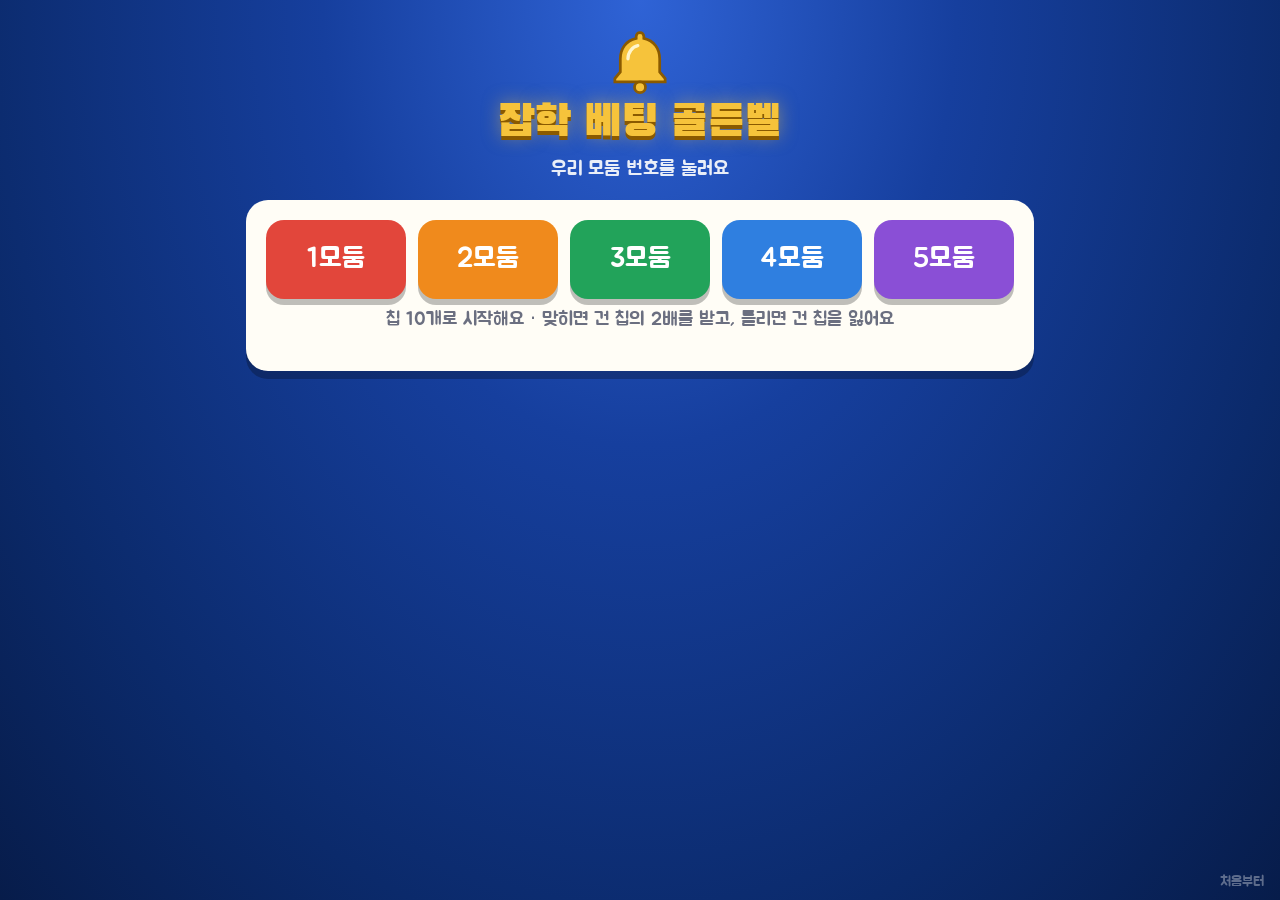
<file: jabhak/index.html>
<!doctype html>
<html lang="ko">
<head>
<meta charset="utf-8">
<meta name="viewport" content="width=device-width,initial-scale=1,maximum-scale=1,user-scalable=no">
<title>잡학 베팅 골든벨</title>
<link rel="preconnect" href="https://fonts.googleapis.com">
<link rel="stylesheet" href="https://fonts.googleapis.com/css2?family=Black+Han+Sans&family=Jua&display=swap">
<style>
:root{--blue:#0b2a6b;--blue2:#163f9e;--gold:#f6c33b;--gold2:#ffdf7a;--ink:#10224d;--paper:#fffdf6;--red:#e2463b;--green:#22a35a}
*{box-sizing:border-box;-webkit-tap-highlight-color:transparent}
html,body{margin:0;height:100%}
body{font-family:'Jua','Noto Sans KR',system-ui,sans-serif;color:var(--ink);background:radial-gradient(ellipse at 50% 0%,#2f63d6 0%,#163f9e 35%,#0b2a6b 75%,#071c4a 100%);background-attachment:fixed;min-height:100vh;user-select:none}
.wrap{max-width:820px;margin:0 auto;padding:16px 16px 40px}
h1,.bh{font-family:'Black Han Sans','Jua',sans-serif;font-weight:400}
.top{display:flex;align-items:center;gap:12px;color:#fff;margin-bottom:14px}
.top .team{display:flex;align-items:center;gap:8px;font-size:22px;padding:8px 16px;border-radius:40px;background:rgba(255,255,255,.12)}
.dot{width:22px;height:22px;border-radius:50%;border:3px solid #fff}
.chips{margin-left:auto;display:flex;align-items:center;gap:8px;background:var(--gold);color:var(--ink);padding:8px 18px;border-radius:40px;font-size:26px;box-shadow:0 4px 0 #b88a12}
.coin{width:26px;height:26px;border-radius:50%;background:radial-gradient(circle at 35% 35%,#fff3b8,#f6c33b 55%,#c9920f);border:2px solid #9a6d07;display:inline-block}
.card{background:var(--paper);border-radius:22px;padding:20px;box-shadow:0 8px 0 rgba(0,0,0,.25)}
.title{text-align:center;color:#fff;margin:10px 0 18px}
.title h1{font-size:44px;margin:0;color:var(--gold);text-shadow:0 4px 0 #8a5a00,0 0 18px rgba(246,195,59,.5)}
.title p{margin:6px 0 0;font-size:20px;opacity:.9}
.grid5{display:grid;grid-template-columns:repeat(5,1fr);gap:12px}
.tbtn{border:none;border-radius:18px;padding:22px 0;font-family:inherit;font-size:28px;color:#fff;cursor:pointer;box-shadow:0 6px 0 rgba(0,0,0,.25)}
.qnav{display:flex;gap:8px;justify-content:center;margin-bottom:14px;flex-wrap:wrap}
.qn{width:52px;height:52px;border-radius:50%;border:3px solid var(--gold);background:transparent;color:#fff;font-family:'Black Han Sans','Jua',sans-serif;font-size:24px;cursor:pointer}
.qn.on{background:var(--gold);color:var(--ink)}
.qn.ok{background:var(--green);border-color:#fff}.qn.no{background:var(--red);border-color:#fff}
.badge{display:inline-block;background:var(--blue2);color:#fff;font-family:'Black Han Sans','Jua',sans-serif;font-size:22px;padding:6px 18px;border-radius:30px}
.qtext{font-size:27px;line-height:1.4;margin:14px 0 16px;word-break:keep-all}
.opt{display:flex;align-items:center;gap:14px;width:100%;text-align:left;border:4px solid #d9d2bd;background:#fff;border-radius:16px;padding:14px 16px;margin-bottom:10px;font-family:inherit;font-size:23px;color:var(--ink);cursor:pointer;word-break:keep-all}
.opt .n{flex:none;width:44px;height:44px;border-radius:50%;background:var(--gold);display:flex;align-items:center;justify-content:center;font-family:'Black Han Sans','Jua',sans-serif;font-size:24px}
.opt.sel{border-color:var(--blue2);background:#e8efff}
.opt.sel .n{background:var(--blue2);color:#fff}
.opt:disabled{cursor:default}
.bet{display:flex;align-items:center;gap:10px;margin:14px 0 6px;font-size:23px;flex-wrap:wrap}
.bb{width:64px;height:64px;border-radius:50%;border:4px solid #d9d2bd;background:#fff;font-family:'Black Han Sans','Jua',sans-serif;font-size:28px;cursor:pointer;color:var(--ink)}
.bb.sel{background:var(--gold);border-color:#b88a12}
.big{display:block;width:100%;border:none;border-radius:18px;padding:18px;font-family:'Black Han Sans','Jua',sans-serif;font-size:30px;cursor:pointer;margin-top:12px;box-shadow:0 6px 0 rgba(0,0,0,.25)}
.b-gold{background:var(--gold);color:var(--ink)}
.b-blue{background:var(--blue2);color:#fff}
.b-red{background:var(--red);color:#fff}
.big:disabled{opacity:.4;cursor:default}
.note{font-size:19px;color:#6b6f80;text-align:center;margin-top:8px}
.lockbox{background:#eef2fb;border-radius:16px;padding:14px;text-align:center;font-size:24px;margin-top:12px}
.code{display:flex;gap:10px;justify-content:center;align-items:center;margin-top:12px}
.code input{width:140px;font-size:40px;text-align:center;border:4px solid var(--blue2);border-radius:14px;padding:6px;font-family:'Black Han Sans','Jua',sans-serif;letter-spacing:8px}
.res{text-align:center;padding:10px 0}
.res .bh{font-size:60px}
.res .ok{color:var(--green)}.res .no{color:var(--red)}
.res p{font-size:24px;margin:6px 0}
/* full-screen hold-up card */
.hold{position:fixed;inset:0;display:none;flex-direction:column;align-items:center;justify-content:center;color:#fff;z-index:50;text-align:center;padding:20px}
.hold.on{display:flex}
.hold .tm{font-size:7vw;font-family:'Black Han Sans','Jua',sans-serif}
.hold .an{font-family:'Black Han Sans','Jua',sans-serif;font-size:42vh;line-height:1;text-shadow:0 10px 0 rgba(0,0,0,.25)}
.hold .bt{font-size:6vw;background:rgba(0,0,0,.25);padding:8px 30px;border-radius:60px;display:flex;align-items:center;gap:14px}
.hold small{position:absolute;bottom:14px;font-size:18px;opacity:.8}
.final{text-align:center}
.final .num{font-family:'Black Han Sans','Jua',sans-serif;font-size:150px;color:var(--gold);text-shadow:0 8px 0 #8a5a00;line-height:1.1}
.reset{position:fixed;right:10px;bottom:8px;background:none;border:none;color:rgba(255,255,255,.35);font-size:14px;font-family:inherit}
.toast{position:fixed;left:50%;top:20px;transform:translateX(-50%);background:var(--ink);color:#fff;padding:12px 22px;border-radius:30px;font-size:20px;display:none;z-index:60}
.bell{display:inline-block;vertical-align:middle}
@media (max-width:560px){.qtext{font-size:22px}.opt{font-size:19px}.title h1{font-size:34px}.tbtn{font-size:22px;padding:16px 0}}
</style>
</head>
<body>
<div class="wrap" id="app"></div>
<div class="hold" id="hold"></div>
<div class="toast" id="toast"></div>
<button class="reset" onclick="resetAll()">처음부터</button>
<script>
const TEAMS=[{c:'#e2463b',n:'1모둠'},{c:'#f08a1c',n:'2모둠'},{c:'#22a35a',n:'3모둠'},{c:'#2f7fe0',n:'4모둠'},{c:'#8a4fd6',n:'5모둠'}];
const Q=[
 {t:'신라 왕족 무덤에서 나온 유리병. 손잡이에 감긴 금색 줄의 정체는?',o:['멋 부린 금 리본','들고 다니던 끈','깨진 손잡이를 고친 금실']},
 {t:'고구려 무덤 이름이 ‘춤 무덤(무용총)’, ‘씨름 무덤(각저총)’인 까닭은?',o:['무덤 주인이 춤·씨름 선수라서','무덤 벽에 춤·씨름 그림이 그려져 있어서','무덤 앞에서 춤·씨름 대회를 열어서']},
 {t:'2009년 미륵사지 석탑 속 금판에 ‘절을 세운 사람’으로 적혀 있던 사람은?',o:['백제 귀족 사택적덕의 딸인 왕비','신라의 선화공주','노래를 지은 서동 혼자']},
 {t:'신라 귀족의 14면 주사위(주령구)에 ‘여러 사람이 코 때리기’가 적힌 까닭은?',o:['코를 다친 사람을 낫게 하는 주문','코가 큰 사람에게 주는 상','주사위로 벌칙을 정하는 놀이라서']},
 {t:'1,000년 넘게 멀쩡하던 석굴암. 일제강점기에 시멘트로 덮어 고친 뒤 생긴 일은?',o:['더 튼튼하고 깨끗해졌다','물방울이 맺히고 이끼가 끼었다','불상이 저절로 돌아앉았다']},
 {t:'1966년 도둑이 망가뜨린 석가탑을 고치다가 탑 속에서 찾은 세계 기록은?',o:['세계에서 가장 오래된 목판 인쇄물','세계에서 가장 큰 금관','세계에서 가장 오래된 지도']},
 {t:'발해 땅은 지금 러시아·중국에 있어요. 그래도 우리 역사라고 말할 수 있는 증거는?',o:['고구려와 똑 닮은 기와와 온돌','발해 사람이 남긴 한글 책','그냥 우리나라와 가까워서']}
];
// 확인 코드 → 정답 (PPT 정답 장면에 코드가 나옴)
const K=[[37,3],[52,2],[18,1],[74,3],[29,2],[63,1],[45,1]];
const SK='jabhak-goldenbell-v1';
let S=load();
function load(){try{const s=JSON.parse(localStorage.getItem(SK));if(s&&s.r)return s}catch(e){}return{team:null,chips:10,cur:0,r:Q.map(()=>({a:0,b:1,lock:false,done:null}))}}
function save(){try{localStorage.setItem(SK,JSON.stringify(S))}catch(e){}}
const $=id=>document.getElementById(id);
function toast(m){const t=$('toast');t.textContent=m;t.style.display='block';clearTimeout(t._t);t._t=setTimeout(()=>t.style.display='none',1800)}
const bellSvg=s=>`<svg class="bell" width="${s}" height="${s}" viewBox="0 0 64 64"><path d="M32 6c-2 0-3.5 1.5-3.5 3.5v1.8C19 13.3 14 21 14 30v12l-5 6v3h46v-3l-5-6V30c0-9-5-16.7-14.5-18.7V9.5C35.5 7.5 34 6 32 6z" fill="#f6c33b" stroke="#8a5a00" stroke-width="2.5"/><circle cx="32" cy="56" r="5" fill="#f6c33b" stroke="#8a5a00" stroke-width="2.5"/><path d="M21 30c0-6 4-11 9-12" stroke="#fff6cc" stroke-width="3" fill="none" stroke-linecap="round"/></svg>`;
function header(){const t=TEAMS[S.team];return `<div class="top"><div class="team"><span class="dot" style="background:${t.c}"></span>${t.n}</div><div class="chips"><span class="coin"></span>${S.chips}개</div></div>`}
function render(){
 const app=$('app');
 if(S.team===null){
  app.innerHTML=`<div class="title">${bellSvg(70)}<h1>잡학 베팅 골든벨</h1><p>우리 모둠 번호를 눌러요</p></div>
  <div class="card"><div class="grid5">${TEAMS.map((t,i)=>`<button class="tbtn" style="background:${t.c}" onclick="pickTeam(${i})">${i+1}모둠</button>`).join('')}</div>
  <p class="note">칩 10개로 시작해요 · 맞히면 건 칩의 2배를 받고, 틀리면 건 칩을 잃어요</p></div>`;return}
 if(S.cur>=Q.length){
  app.innerHTML=header()+`<div class="card final"><div class="badge">최종 결과</div>${bellSvg(90)}<div class="num">${S.chips}</div><p style="font-size:28px;margin:0">칩을 모았어요!</p>
  <button class="big b-gold" onclick="holdFinal()">들어! (크게 보여 주기)</button><button class="big b-blue" onclick="go(Q.length-1)">문제 다시 보기</button></div>`;return}
 const i=S.cur,q=Q[i],r=S.r[i];
 let nav=`<div class="qnav">${Q.map((_,j)=>{const d=S.r[j].done;return `<button class="qn ${j===i?'on':''} ${d==='ok'?'ok':d==='no'?'no':''}" onclick="go(${j})">${j+1}</button>`}).join('')}<button class="qn" style="width:auto;padding:0 14px;font-size:18px" onclick="go(${Q.length})">결과</button></div>`;
 let h=header()+nav+`<div class="card"><span class="badge">문제 ${i+1}</span><div class="qtext">${q.t}</div>`;
 h+=q.o.map((o,k)=>`<button class="opt ${r.a===k+1?'sel':''}" ${r.lock?'disabled':''} onclick="pick(${k+1})"><span class="n">${k+1}</span>${o}</button>`).join('');
 if(!r.lock){
  const max=Math.min(3,S.chips);
  h+=`<div class="bet">칩 몇 개 걸까? ${[1,2,3].map(b=>`<button class="bb ${r.b===b?'sel':''}" ${b>max?'disabled style="opacity:.3"':''} onclick="bet(${b})">${b}</button>`).join('')}</div>
  <button class="big b-blue" ${r.a?'':'disabled'} onclick="lock()">🔒 잠금 (바꿀 수 없어요)</button>
  <p class="note">모둠 친구들과 의논하고, 답과 칩을 정한 뒤 잠가요</p>`;
 }else if(!r.done){
  h+=`<div class="lockbox">🔒 <b>${r.a}번</b>에 칩 <b>${r.b}개</b> 걸었어요</div>
  <button class="big b-gold" onclick="hold()">✋ 들어! (선생님이 “하나 둘 셋!” 하면)</button>
  <div class="code">정답 화면의 확인 코드 <input id="cd" inputmode="numeric" maxlength="2" placeholder="??"></div>
  <button class="big b-red" onclick="check()">정답 확인</button>`;
 }else{
  const ok=r.done==='ok';
  h+=`<div class="res"><div class="bh ${ok?'ok':'no'}">${ok?'딩동댕!':'땡!'}</div><p>정답은 <b>${r.ans}번</b> · ${ok?`칩 +${r.b*2}개`:`칩 -${r.b}개`}</p>${r.revive?'<p style="color:#2f7fe0">칩이 다 떨어져서 부활 칩 3개를 받았어요! 💪</p>':''}</div>
  <button class="big b-blue" onclick="go(${i+1})">${i+1<Q.length?'다음 문제로 ▶':'최종 결과 보기 ▶'}</button>`;
 }
 h+='</div>';app.innerHTML=h;
}
function pickTeam(i){S.team=i;save();render()}
function go(i){S.cur=i;save();render();scrollTo(0,0)}
function pick(k){const r=S.r[S.cur];if(r.lock)return;r.a=k;save();render()}
function bet(b){const r=S.r[S.cur];if(r.lock)return;r.b=b;save();render()}
function lock(){const r=S.r[S.cur];if(!r.a)return;r.b=Math.min(r.b,Math.max(1,S.chips));r.lock=true;save();render()}
function hold(){const r=S.r[S.cur],t=TEAMS[S.team];const el=$('hold');el.style.background=t.c;
 el.innerHTML=`<div class="tm">${t.n}</div><div class="an">${r.a}</div><div class="bt"><span class="coin" style="width:5vw;height:5vw"></span>칩 ${r.b}개</div><small>화면을 누르면 돌아가요</small>`;el.classList.add('on')}
function holdFinal(){const t=TEAMS[S.team];const el=$('hold');el.style.background=t.c;
 el.innerHTML=`<div class="tm">${t.n}</div><div class="an" style="font-size:36vh">${S.chips}</div><div class="bt">칩</div><small>화면을 누르면 돌아가요</small>`;el.classList.add('on')}
$('hold').onclick=()=>$('hold').classList.remove('on');
function check(){const i=S.cur,r=S.r[i];const v=parseInt(($('cd').value||'').trim(),10);
 if(v!==K[i][0]){toast('확인 코드가 달라요. 화면을 다시 봐요!');return}
 r.ans=K[i][1];const ok=r.a===r.ans;r.done=ok?'ok':'no';
 S.chips+=ok?r.b*2:-r.b;r.revive=false;if(S.chips<=0){S.chips=3;r.revive=true}
 save();render()}
function resetAll(){const a=prompt('처음부터 다시 할까요? 선생님 확인: “초기화”라고 입력하세요');if(a&&a.trim()==='초기화'){localStorage.removeItem(SK);S=load();render()}}
render();
</script>
</body>
</html>
</file>
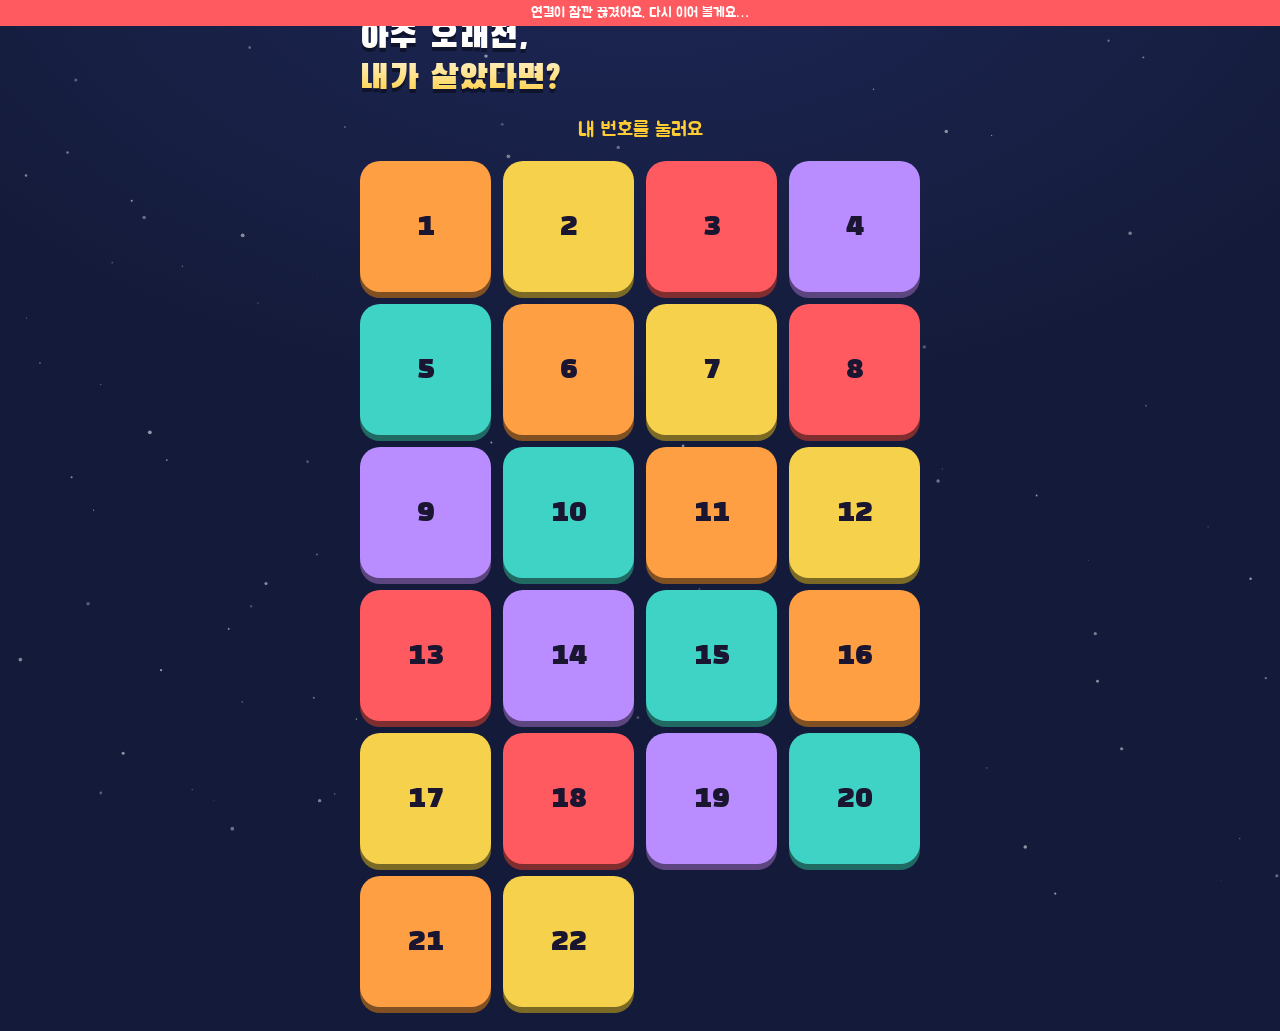
<file: vote/index.html>
<!doctype html>
<html lang="ko"><head>
<meta charset="utf-8">
<meta name="viewport" content="width=device-width,initial-scale=1,viewport-fit=cover">
<title>아주 오래전, 내가 살았다면?</title>
<link rel="stylesheet" href="https://fonts.googleapis.com/css2?family=Black+Han+Sans&family=Jua&display=swap">
<link rel="stylesheet" href="style.css?v=3">
<style>
.wrap{max-width:560px;margin:0 auto;min-height:100%;display:flex;flex-direction:column;gap:18px;padding-block:max(18px,env(safe-area-inset-top,0px)) max(24px,env(safe-area-inset-bottom,0px))}
.top{display:flex;align-items:center;justify-content:space-between;gap:10px}
h1{font-size:clamp(24px,7vw,34px);line-height:1.2}
.me{font-family:var(--disp);background:var(--gold);color:#1a1530;border-radius:999px;padding:6px 14px;font-size:20px;white-space:nowrap;border:0;cursor:pointer;box-shadow:0 4px 0 #b88a00}
.lead{font-size:20px;color:var(--gold);text-align:center}
.nums{display:grid;grid-template-columns:repeat(4,1fr);gap:12px}
.nums button{font-family:var(--disp);font-size:30px;aspect-ratio:1;border-radius:20px;border:0;cursor:pointer;color:#1a1530;
  background:var(--c);box-shadow:0 6px 0 color-mix(in srgb,var(--c) 50%,#000);animation:pop .5s cubic-bezier(.3,1.6,.5,1) both}
.nums button:active{transform:translateY(4px);box-shadow:0 2px 0 color-mix(in srgb,var(--c) 50%,#000)}
.wait{flex:1;display:flex;flex-direction:column;align-items:center;justify-content:center;gap:22px;text-align:center}
.wait .big{font-family:var(--disp);font-size:clamp(28px,8vw,40px);line-height:1.3}
.wait .big b{color:var(--gold)}
.parade{display:flex;gap:10px;font-size:42px}
.parade span{animation:bob 1.6s ease-in-out infinite}
.parade span:nth-child(2){animation-delay:-.3s}.parade span:nth-child(3){animation-delay:-.6s}.parade span:nth-child(4){animation-delay:-.9s}.parade span:nth-child(5){animation-delay:-1.2s}
.bar{position:relative;height:18px;border-radius:999px;background:#ffffff14;overflow:hidden}
.bar i{position:absolute;inset:0 auto 0 0;background:linear-gradient(90deg,var(--gold),var(--hot));border-radius:999px;transition:width .1s linear}
.clock{display:flex;align-items:center;gap:12px}
.clock .s{font-family:var(--disp);font-size:44px;color:var(--gold);min-width:2ch;text-align:right}
.clock.hurry .s{color:var(--hot);animation:thump .5s infinite}
.clock .bar{flex:1}
.picks{display:grid;grid-template-columns:1fr 1fr;gap:12px}
.pk{position:relative;border-radius:22px;border:4px solid var(--c);background:linear-gradient(180deg,color-mix(in srgb,var(--c) 28%,#0000),color-mix(in srgb,var(--c) 8%,#0000));
  color:var(--ink);font:inherit;cursor:pointer;padding:14px 8px;display:flex;flex-direction:column;align-items:center;gap:4px;
  box-shadow:0 6px 0 color-mix(in srgb,var(--c) 45%,#000);animation:pop .5s cubic-bezier(.3,1.6,.5,1) both;transition:transform .1s}
.pk:nth-child(5){grid-column:1/-1}
.pk:active{transform:translateY(4px)}
.pk .e{font-size:48px;line-height:1}
.pk .n{font-family:var(--disp);font-size:21px;line-height:1.2;word-break:keep-all}
.pk .d{font-size:14px;color:var(--dim);word-break:keep-all}
.pk.sel{background:var(--c);color:#1a1530;transform:scale(1.03);box-shadow:0 6px 0 color-mix(in srgb,var(--c) 45%,#000),0 0 30px var(--c)}
.pk.sel .d{color:#1a1530aa}
.pk.sel::after{content:"✔";position:absolute;top:6px;right:10px;font-family:var(--disp);font-size:26px}
.pk.off{opacity:.35}
.note{text-align:center;font-size:18px;color:var(--dim);min-height:1.4em}
.note b{color:var(--gold)}
.mine{display:flex;flex-direction:column;align-items:center;gap:6px;text-align:center}
.mine .e{font-size:84px;line-height:1;animation:bob 2s infinite}
.mine .t{font-family:var(--disp);font-size:28px}
.res{display:flex;flex-direction:column;gap:12px}
.row{border-radius:18px;border:3px solid var(--c);padding:10px 12px;display:flex;flex-direction:column;gap:8px;background:color-mix(in srgb,var(--c) 10%,#0000)}
.row.me-in{box-shadow:0 0 0 3px #fff,0 0 24px var(--c)}
.row .h{display:flex;align-items:center;gap:8px;font-family:var(--disp);font-size:20px}
.row .h .c{margin-left:auto;color:var(--c);font-size:24px}
.row .chips{display:flex;flex-wrap:wrap;gap:6px}
.row .chip{font-size:16px}
.row .chip.you{outline:3px solid #fff;outline-offset:2px}
.row.win .h::after{content:"👑";font-size:22px}
.toast{position:fixed;left:50%;bottom:max(24px,env(safe-area-inset-bottom,0px));transform:translateX(-50%);background:#000c;color:#fff;padding:10px 16px;border-radius:12px;font-size:16px;z-index:30;max-width:90vw;text-align:center}
.off-line{position:fixed;top:0;left:0;right:0;background:var(--hot);color:#fff;text-align:center;font-size:14px;padding:4px}
</style>
</head><body>
<canvas id="stars"></canvas>
<div class="wrap" id="app"></div>
<div class="flash" id="flash" hidden><span>땡!</span></div>
<div class="off-line" id="offline" hidden>연결이 잠깐 끊겼어요. 다시 이어 볼게요…</div>
<script src="common.js?v=3"></script>
<script>
(function(){
"use strict";
stars(document.getElementById("stars"));
var me = parseInt(lsGet("vote.me","0"),10) || 0;
var ST=null, lastPhase=null, myPick=null, myRound=null, pending=false, ticker=null, polling=false;
var app=$("#app");

function toast(m){ var t=document.createElement("div"); t.className="toast"; t.setAttribute("role","status"); t.textContent=m; document.body.appendChild(t); setTimeout(function(){t.remove();},2600); }
function head(){ return '<div class="top"><h1>아주 오래전,<br>내가 살았다면?</h1>'+(me?'<button class="me" id="chg" type="button">'+me+'번</button>':'')+'</div>'; }
function bindHead(){ var b=$("#chg"); if(b) b.onclick=function(){ if(ST && ST.phase==="vote") return toast("고르는 중에는 번호를 바꿀 수 없어요."); me=0; lsSet("vote.me","0"); render(); }; }

/* ---------- 번호 고르기 ---------- */
function renderNums(){
  var h=head()+'<div class="lead">내 번호를 눌러요</div><div class="nums">';
  for(var i=1;i<=N;i++){ h+='<button type="button" data-n="'+i+'" style="--c:'+OPTS[(i-1)%OPTS.length].c+';animation-delay:'+(i*0.02)+'s">'+i+'</button>'; }
  app.innerHTML=h+'</div>';
  [].forEach.call(app.querySelectorAll(".nums button"),function(b){ b.onclick=function(){ audio(); sfx.pick(); me=+b.dataset.n; lsSet("vote.me",String(me)); myPick=null; render(); }; });
}

/* ---------- 화면 ---------- */
function render(){
  clearInterval(ticker);
  if(!me) return renderNums();
  var ph = ST ? ST.phase : "wait";
  if(!VOTE_API){ app.innerHTML=head()+'<div class="wait"><div class="big">아직 준비 중이에요</div></div>'; return bindHead(); }
  if(ph==="wait"){
    app.innerHTML=head()+'<div class="wait"><div class="parade">'+OPTS.map(function(o){return '<span>'+o.emo+'</span>';}).join("")+'</div>'+
      '<div class="big"><b>'+me+'번</b> 준비 완료!<br>선생님이 시작하면<br>딱 하나를 골라요</div><div class="note">화면을 끄지 말고 기다려요</div></div>';
  } else if(ph==="vote"){
    app.innerHTML=head()+'<div class="clock" id="clock"><div class="s" id="sec"></div><div class="bar"><i id="fill"></i></div></div>'+
      '<div class="lead">딱 하나 더 가질 수 있다면?</div><div class="picks" id="picks">'+
      OPTS.map(function(o,i){ return '<button type="button" class="pk" data-k="'+i+'" style="--c:'+o.c+';animation-delay:'+(i*0.06)+'s"><span class="e">'+o.emo+'</span><span class="n">'+o.nm+'</span><span class="d">'+o.ds+'</span></button>'; }).join("")+
      '</div><div class="note" id="note"></div>';
    [].forEach.call(app.querySelectorAll(".pk"),function(b){ b.onclick=function(){ pick(+b.dataset.k); }; });
    markPick(); startTicker();
  } else if(ph==="closed"){
    var o = myPick!=null ? OPTS[myPick] : null;
    app.innerHTML=head()+'<div class="wait">'+(o?'<div class="mine"><div class="e">'+o.emo+'</div><div class="t">나는 '+o.nm+'!</div></div><div class="big">왜 골랐는지<br><b>이유</b>를 생각해 봐요</div>':'<div class="big">시간이 끝났어요<br>다음에 꼭 골라요!</div>')+'<div class="note">곧 결과가 나와요</div></div>';
  } else if(ph==="result"){
    renderResult();
  }
  bindHead();
}
function renderResult(){
  var by=OPTS.map(function(){return [];}), v=ST.votes||{};
  Object.keys(v).forEach(function(n){ if(by[+v[n]]) by[+v[n]].push(+n); });
  by.forEach(function(a){a.sort(function(x,y){return x-y;});});
  var max=Math.max.apply(null,by.map(function(a){return a.length;}));
  var mk = v[me]!=null ? +v[me] : null;
  var h=head()+(mk!=null?'<div class="mine"><div class="e">'+OPTS[mk].emo+'</div><div class="t">나는 '+OPTS[mk].nm+'!</div></div>':'')+
    '<div class="lead">우리 반은 이렇게 골랐어요</div><div class="res">';
  OPTS.forEach(function(o,i){
    h+='<div class="row'+(i===mk?' me-in':'')+(max>0&&by[i].length===max?' win':'')+'" style="--c:'+o.c+'"><div class="h"><span>'+o.emo+'</span><span>'+o.nm+'</span><span class="c">'+by[i].length+'명</span></div>'+
      '<div class="chips">'+by[i].map(function(n){return '<span class="chip'+(n===me?' you':'')+'" style="--c:'+o.c+'">'+n+'</span>';}).join("")+'</div></div>';
  });
  app.innerHTML=h+'</div><div class="note">왜 골랐는지 친구들과 이야기해 봐요</div>';
}
function markPick(){
  [].forEach.call(app.querySelectorAll(".pk"),function(b){ var k=+b.dataset.k; b.classList.toggle("sel",k===myPick); b.classList.toggle("off",myPick!=null&&k!==myPick); });
  var n=$("#note"); if(n) n.innerHTML = myPick!=null ? (pending?'보내는 중…':'<b>골랐어요!</b> 시간 안에는 바꿀 수 있어요') : '하나를 눌러요';
}
function pick(k){
  if(!ST || ST.phase!=="vote") return;
  audio(); sfx.pick();
  var prev=myPick; myPick=k; pending=true; markPick();
  gs("vote",{n:me,k:k,round:ST.round}).then(function(r){ pending=false; myRound=ST.round; markPick(); }, function(e){ pending=false; myPick=prev; markPick(); toast(errMsg(e)); });
}
function startTicker(){
  var last=-1, total=Math.max(1,(ST.endsAt-ST.round)/1000);
  ticker=setInterval(function(){
    var left=Math.max(0,(ST.endsAt-serverNow())/1000), s=Math.ceil(left);
    var se=$("#sec"), fi=$("#fill"), cl=$("#clock"); if(!se){clearInterval(ticker);return;}
    se.textContent=s; fi.style.width=(left/total*100)+"%"; cl.classList.toggle("hurry",s<=5);
    if(s!==last){ last=s; if(s>0&&s<=5) sfx.tick(); }
    if(left<=0){ clearInterval(ticker); ST.phase="closed"; lastPhase="closed"; flash(); render(); }
  },100);
}
function flash(){ sfx.buzz(); var f=$("#flash"); f.hidden=false; var sp=f.firstElementChild; sp.style.animation="none"; void sp.offsetHeight; sp.style.animation=""; setTimeout(function(){f.hidden=true;},1200); }

/* ---------- 서버 ---------- */
function apply(st){
  if(st.phase==="vote" && serverNow()>=st.endsAt) st.phase="closed";
  var newRound = !ST || st.round!==ST.round;
  ST=st;
  if(newRound && st.phase==="vote"){ myPick = (st.mine!=null) ? st.mine : null; }
  else if(st.mine!=null && !pending) myPick=st.mine;
  if(st.phase==="wait") myPick=null;
  if(st.phase!==lastPhase){
    if(st.phase==="vote" && lastPhase){ audio(); sfx.start(); if(navigator.vibrate) try{navigator.vibrate(200);}catch(e){} }
    if(st.phase==="result" && lastPhase) sfx.fan();
    lastPhase=st.phase; render();
  }
}
function poll(once){
  if(polling) return; polling=true;
  var t=Date.now();
  gs("state",{n:me}).then(function(st){ $("#offline").hidden=true; syncClock(st,t); apply(st); }, function(){ $("#offline").hidden=false; })
    .then(function(){ polling=false; if(!once) setTimeout(poll, document.hidden?4000:1500); });
}
document.addEventListener("pointerdown",function(){ audio(); },{once:true});
render();
if(VOTE_API) poll();
})();
</script>
</body></html>
</file>
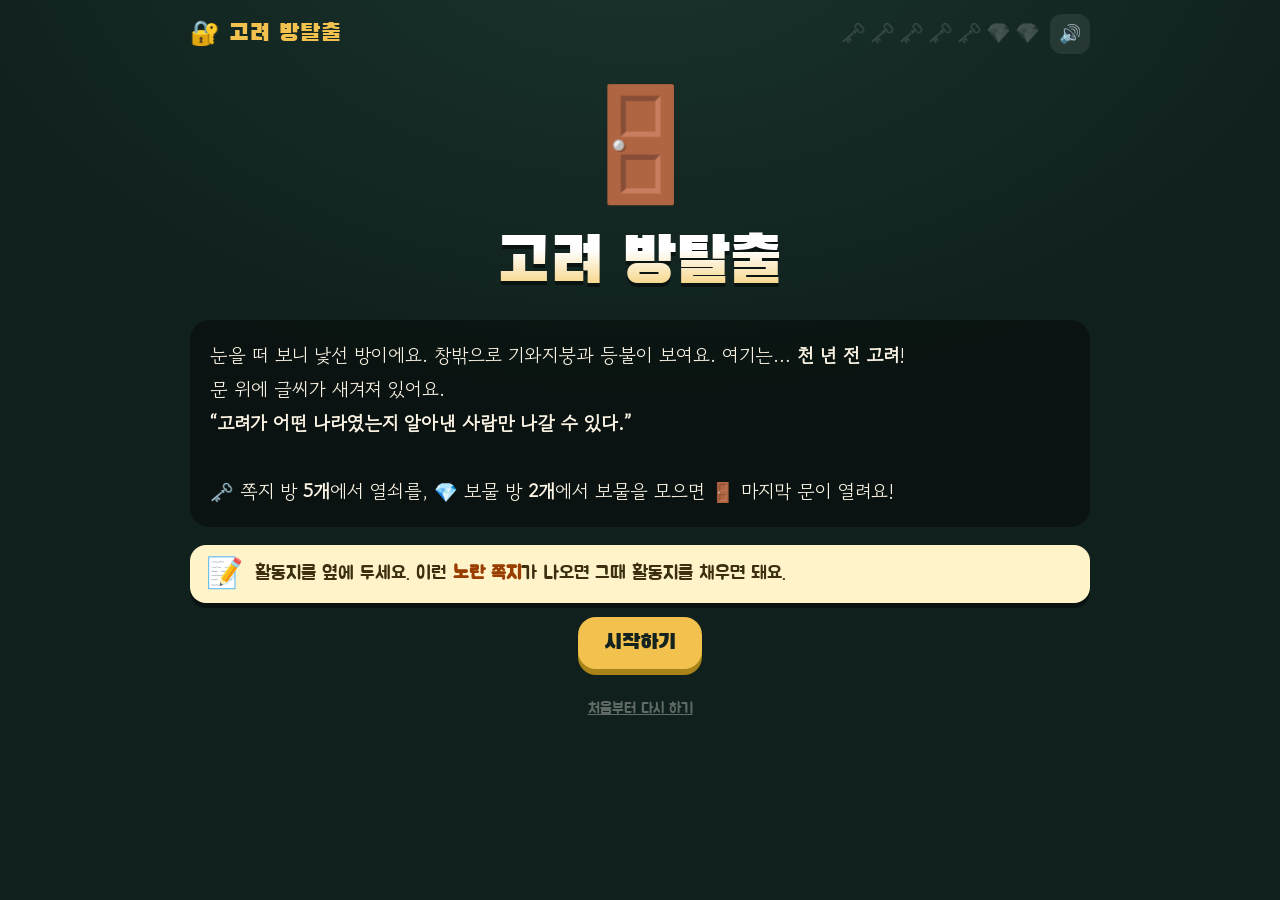
<file: goryeo/easy/index.html>
<!doctype html>
<html lang="ko">
<head>
<meta charset="utf-8">
<meta name="viewport" content="width=device-width,initial-scale=1,viewport-fit=cover">
<title>고려 방탈출</title>
<link rel="preconnect" href="https://fonts.googleapis.com">
<link href="https://fonts.googleapis.com/css2?family=Black+Han+Sans&family=Jua&family=Gowun+Dodum&display=swap" rel="stylesheet">
<style>
:root{--bg:#10201c;--bg2:#1a332d;--ink:#fbf4e4;--dim:#b9c9c1;--cel:#6fc2a6;--cel2:#3f8f78;--gold:#f2c14e;--red:#ff6b5e;--paper:#fbf4e4;--paperInk:#2a2420;
--disp:"Black Han Sans","Jua",system-ui,sans-serif;--body:"Jua",system-ui,sans-serif;--read:"Gowun Dodum","Jua",system-ui,sans-serif;color-scheme:dark}
*{box-sizing:border-box}[hidden]{display:none!important}
html,body{margin:0;min-height:100%}
body{background:radial-gradient(1100px 700px at 50% -10%,var(--bg2),var(--bg) 70%) fixed var(--bg);color:var(--ink);font-family:var(--body);
  padding:0 max(16px,env(safe-area-inset-left)) 40px;-webkit-tap-highlight-color:transparent;font-size:18px}
.wrap{max-width:900px;margin:0 auto}
header{display:flex;align-items:center;gap:10px;padding:14px 0 6px}
header .logo{font-family:var(--disp);font-size:24px;color:var(--gold);letter-spacing:1px;cursor:pointer}
header .keys{margin-left:auto;display:flex;gap:4px;font-size:20px}
header .keys span{opacity:.22;filter:grayscale(1);transition:.3s}header .keys span.on{opacity:1;filter:none}
.icon{background:#ffffff14;border:0;color:var(--ink);border-radius:12px;width:40px;height:40px;font-size:18px;cursor:pointer}
h1{font-family:var(--disp);font-weight:400;margin:0;font-size:clamp(34px,7vw,64px);line-height:1.15;text-wrap:balance;
  background:linear-gradient(180deg,#fff 30%,var(--gold));-webkit-background-clip:text;background-clip:text;color:transparent;filter:drop-shadow(0 4px 0 #0007)}
h2{font-family:var(--disp);font-weight:400;font-size:clamp(24px,4.5vw,36px);margin:6px 0 10px;color:var(--gold)}
p{line-height:1.6;margin:.4em 0}
.btn{font-family:var(--disp);border:0;border-radius:18px;padding:.55em 1.2em;cursor:pointer;color:#14231f;background:var(--gold);box-shadow:0 6px 0 #a98318;font-size:22px;transition:transform .08s;touch-action:manipulation}
.btn:active{transform:translateY(4px);box-shadow:0 2px 0 #a98318}
.btn.cel{background:var(--cel);box-shadow:0 6px 0 var(--cel2)}
.btn.ghost{background:#ffffff1c;color:var(--ink);box-shadow:0 6px 0 #0006}
.btn:disabled{opacity:.45}
button:focus-visible{outline:4px solid #fff;outline-offset:3px}
.center{text-align:center}
.story{background:#0006;border-radius:20px;padding:18px 20px;margin:18px 0;font-family:var(--read);font-size:19px;line-height:1.8}
.memo{display:flex;gap:12px;align-items:flex-start;background:#fff4c9;color:#3b2f10;border-radius:16px;padding:14px 16px;margin:14px 0;box-shadow:0 5px 0 #0006;font-size:19px;line-height:1.6;animation:pop .45s cubic-bezier(.3,1.6,.5,1) both}
.memo .pen{font-size:30px;line-height:1}.memo b{color:#9a3d00}
.doors{display:grid;grid-template-columns:repeat(auto-fill,minmax(150px,1fr));gap:12px;margin-top:10px}
.door{position:relative;border:0;cursor:pointer;border-radius:18px 18px 8px 8px;padding:16px 8px 12px;min-height:140px;background:linear-gradient(180deg,#6b4a2f,#4a3220);color:#fbe9cf;box-shadow:inset 0 0 0 4px #00000033,0 7px 0 #0008;font-family:var(--body);display:flex;flex-direction:column;align-items:center;gap:6px;transition:transform .15s}
.door:hover{transform:translateY(-3px)}
.door.gem{background:linear-gradient(180deg,#2f6b5f,#1d4a40)}
.door .e{font-size:42px}.door .n{font-size:18px;text-align:center}.door .lk{position:absolute;top:8px;right:10px;font-size:18px}
.door .s{font-size:13px;opacity:.8}
.door.done{background:linear-gradient(180deg,var(--cel),var(--cel2));color:#08251d;cursor:default}
.secT{font-family:var(--disp);color:var(--dim);font-size:18px;margin:18px 0 0}
.clues{display:grid;grid-template-columns:1fr 1fr;gap:12px;margin-top:8px}
@media (max-width:680px){.clues{grid-template-columns:1fr}}
.card{background:var(--paper);color:var(--paperInk);border-radius:18px;padding:16px 18px;box-shadow:0 7px 0 #0007;transition:.3s}
.card .meta{display:flex;gap:8px;align-items:center;flex-wrap:wrap;color:#7a6a5a;font-size:14px}
.card .tag{background:#2a2420;color:#fbf4e4;border-radius:999px;padding:2px 10px;font-size:13px}
.card .no{background:var(--gold);color:#2a2420;border-radius:999px;padding:2px 10px;font-size:13px}
.card h3{font-family:var(--disp);font-weight:400;font-size:23px;margin:6px 0 4px}
.card .tx{font-family:var(--read);font-size:18px;line-height:1.8}
.card .find{margin-top:8px;font-size:14px;color:#7a6a5a}
.card.glow{box-shadow:0 0 0 5px var(--gold),0 7px 0 #0007}
.lock{margin-top:16px;background:#0007;border-radius:20px;padding:18px}
.lock .h{font-family:var(--disp);font-size:22px;color:var(--gold);margin-bottom:8px}
.opts{display:grid;gap:10px}
.opt{border:0;cursor:pointer;text-align:left;border-radius:14px;padding:14px 16px;font-family:var(--read);font-size:19px;background:#ffffff18;color:var(--ink);box-shadow:0 4px 0 #0006;touch-action:manipulation}
.opt.no{background:#ff6b5e44;animation:shake .4s}.opt.ok{background:var(--cel);color:#08251d}
.hint{color:#ffb0a8;min-height:1.6em;margin-top:8px;font-size:17px}
.row{display:flex;gap:10px;flex-wrap:wrap;justify-content:center;margin-top:14px}
.secret{background:#3b1f2a;border:2px dashed #ff9fb0;border-radius:16px;padding:14px 16px;margin-top:14px;font-family:var(--read);font-size:19px;line-height:1.7;animation:pop .5s both}
.secret b{color:#ffd3dc}
/* print game */
.stage{background:#0007;border-radius:20px;padding:18px;margin-top:12px;text-align:center}
.board{width:min(420px,90%);margin:12px auto;height:130px;border-radius:12px;background:linear-gradient(135deg,#c79a63,#9c7040);position:relative;overflow:hidden;box-shadow:inset 0 0 0 5px #6b4a2f}
.board .carv{position:absolute;inset:0;background:repeating-linear-gradient(90deg,#3b2414 0 6px,transparent 6px 18px);clip-path:inset(0 100% 0 0);transition:clip-path .15s}
.bar{height:16px;border-radius:9px;background:#ffffff22;overflow:hidden;width:min(420px,90%);margin:8px auto}
.bar i{display:block;height:100%;width:0;background:var(--gold);transition:width .15s}
.chips{display:flex;flex-wrap:wrap;gap:10px;justify-content:center;margin:12px 0}
.tile{border:0;cursor:pointer;width:62px;height:62px;border-radius:10px;font-family:var(--disp);font-size:30px;background:linear-gradient(180deg,#b9b9b0,#7c7c74);color:#1d1d1a;box-shadow:0 5px 0 #44443f;touch-action:manipulation}
.tile.used{opacity:.25}.tile.no{animation:shake .4s;background:#ff8f86}
.slots{display:flex;gap:8px;justify-content:center;margin:10px 0;min-height:66px;flex-wrap:wrap}
.slot{width:62px;height:62px;border-radius:10px;border:3px dashed #ffffff44;display:grid;place-items:center;font-family:var(--disp);font-size:30px}
.slot.f{border:3px solid var(--gold);background:#f2c14e22;color:var(--gold)}
.book{display:inline-block;background:var(--paper);color:var(--paperInk);border-radius:6px 12px 12px 6px;padding:6px 12px;margin:4px;font-family:var(--read);font-size:16px;box-shadow:0 4px 0 #0007}
.fact{background:var(--paper);color:var(--paperInk);border-radius:18px;padding:16px 18px;margin-top:12px;font-family:var(--read);font-size:19px;line-height:1.8;text-align:left}
.fact b{color:#9a3d00}
.big{font-family:var(--disp);font-size:40px;color:var(--gold)}
/* kiln */
.steps{display:grid;gap:10px;max-width:520px;margin:10px auto}
.therm{width:min(460px,92%);height:44px;margin:16px auto 6px;border-radius:22px;background:linear-gradient(90deg,#3a6ea5 0%,#e0a040 50%,#ff3b2f 100%);position:relative;box-shadow:inset 0 0 0 3px #0006}
.therm .zone{position:absolute;top:-6px;bottom:-6px;border:3px solid #fff;border-radius:10px;background:#ffffff26}
.therm .needle{position:absolute;top:-10px;width:6px;height:64px;background:#fff;border-radius:3px;box-shadow:0 0 8px #000}
.temp{font-family:var(--disp);font-size:30px}
.fire{font-size:56px;line-height:1;height:110px;display:flex;align-items:flex-end;justify-content:center;overflow:visible}.fire span{display:inline-block;transform-origin:50% 100%;transition:transform .1s}
/* final */
.keyrow{display:flex;flex-wrap:wrap;gap:8px;justify-content:center;margin:8px 0}
.kk{background:var(--paper);color:var(--paperInk);border-radius:14px;padding:8px 12px;font-size:16px;box-shadow:0 4px 0 #0007;text-align:center}
.kk b{display:block;font-size:22px}
.cho{display:flex;gap:10px;justify-content:center;align-items:center;flex-wrap:wrap;font-family:var(--disp);font-size:30px;margin:14px 0}
.cho input{font-family:var(--disp);font-size:30px;width:170px;text-align:center;border-radius:14px;border:3px solid var(--gold);background:#0006;color:var(--ink);padding:6px}
.pick{display:grid;grid-template-columns:repeat(auto-fill,minmax(150px,1fr));gap:10px}
.pk{border:0;cursor:pointer;border-radius:14px;padding:12px;font-family:var(--body);font-size:18px;background:#ffffff18;color:var(--ink);box-shadow:0 4px 0 #0006}
.pk.sel{background:var(--gold);color:#14231f}.pk.no{animation:shake .4s;background:#ff6b5e55}.pk.ok{background:var(--cel);color:#08251d}
.frame{background:#fff4c9;color:#3b2f10;border-radius:16px;padding:16px;font-size:21px;line-height:2;font-family:var(--read)}
.frame u{text-decoration:none;border-bottom:3px solid #9a3d00;padding:0 30px}
.bigdoor{font-size:110px;text-align:center;margin:10px 0;animation:bob 2s ease-in-out infinite}
.flash{position:fixed;inset:0;display:grid;place-items:center;z-index:50;pointer-events:none}
.flash span{font-family:var(--disp);font-size:min(20vh,22vw);color:var(--gold);text-shadow:0 8px 0 #0009;animation:slam .9s cubic-bezier(.2,1.6,.4,1) both}
.modal{position:fixed;inset:0;background:#000a;display:grid;place-items:center;z-index:40;padding:16px}
.modal .box{background:var(--paper);color:var(--paperInk);border-radius:20px;padding:22px;max-width:480px;width:100%;text-align:center;font-size:20px;animation:pop .35s both}
.foot{margin-top:28px;text-align:center}
.foot button{background:none;border:0;color:#ffffff55;font-family:var(--body);font-size:15px;cursor:pointer;text-decoration:underline}
canvas#fx{position:fixed;inset:0;pointer-events:none;z-index:45}
@keyframes pop{from{transform:scale(.8) translateY(20px);opacity:0}}
@keyframes shake{25%{transform:translateX(-8px)}75%{transform:translateX(8px)}}
@keyframes bob{50%{transform:translateY(-10px)}}
@keyframes slam{from{transform:scale(3);opacity:0}60%{opacity:1}to{transform:scale(1)}}
@media (prefers-reduced-motion:reduce){*{animation:none!important;transition:none!important}}
</style>
</head>
<body>
<canvas id="fx"></canvas>
<div class="wrap">
  <header><span class="logo" id="home">🔐 고려 방탈출</span><div class="keys" id="keys"></div>
  <button class="icon" id="snd" aria-label="소리 켜고 끄기">🔊</button></header>
  <main id="app"></main>
  <div class="foot"><button id="restart">처음부터 다시 하기</button></div>
</div>
<script>
/* ===== 방 데이터 ===== */
var ROOMS=[
 {id:'r1',name:'개경 귀족의 집',emo:'🏯',key:'신분',
  clues:[{type:'유적',name:'박익 벽화묘의 그림',when:'고려 말 · 경상남도 밀양',src:'교과서 58쪽',text:'고려 관리 박익의 무덤 벽에 그려진 그림이에요. 여러 사람이 술병과 음식, 물건을 들고 줄지어 서 있어요. 무덤 주인의 시중을 들러 가는 사람들이에요.'},
         {type:'기록',name:'노비 만적의 외침',when:'1198년 · 『고려사』',src:'교과서 58쪽 · 검색어: 만적',text:'고려에서 노비는 주인의 재산처럼 여겨져 사고팔리기도 했어요. 어느 날 노비 만적이 다른 노비들을 모아 외쳤어요. “장군과 재상이 될 씨가 어찌 따로 있겠는가? 노비 문서를 불태우자!” 하지만 계획이 들켜 붙잡히고 말았어요.'}],
  q:'두 쪽지에 함께 나오는 사람은 누구일까요?',
  opts:[['주인을 섬기며 일하는 사람(노비)',1,''],['과거 시험을 보는 선비',0,'선비는 두 쪽지 어디에도 없어요.'],['외국에서 온 상인',0,'상인은 두 쪽지 어디에도 없어요.'],['절의 스님',0,'스님은 나오지 않아요. 다시 읽어 봐요!']],
  think:'두 쪽지를 보면, 고려 사람들은 모두 똑같이 살았을까요?'},
 {id:'r2',name:'과거 시험장',emo:'📜',key:'유교',
  clues:[{type:'제도',name:'과거 시험',when:'고려 · 나라의 제도',src:'교과서 53쪽',text:'고려는 나라에서 일할 관리를 뽑으려고 과거 시험을 열었어요. 시험에는 유교 책의 내용이 중요하게 나왔어요. 나라는 개경과 지방에 학교를 세워 유교를 가르쳤어요.'},
         {type:'기록',name:'최승로가 올린 글',when:'982년 · 『고려사』',src:'검색어: 최승로 시무 28조',text:'신하 최승로가 성종 임금께 글을 올렸어요. “불교는 몸과 마음을 닦는 바탕이고, 유교는 나라를 다스리는 바탕입니다.” 성종은 이 말을 받아들여 유교에 맞게 나라의 제도를 정비했어요.'}],
  q:'두 쪽지에 함께 나오는 것은 무엇일까요?',
  opts:[['유교',1,''],['불교',0,'불교는 쪽지 ②에만 나와요.'],['노비',0,'노비는 두 쪽지에 나오지 않아요.'],['무역',0,'무역은 두 쪽지에 나오지 않아요.']],
  think:'두 쪽지를 보면, 고려는 나라를 무엇으로 다스렸을까요? 관리가 되고 싶은 사람은 무엇을 했을까요?'},
 {id:'r3',name:'등불 거리',emo:'🏮',key:'불교',
  clues:[{type:'행사',name:'연등회',when:'해마다 봄',src:'교과서 61쪽',text:'연등회는 나라의 지원을 받아 열린 불교 행사예요. 사람들은 전국 곳곳에서 등불을 밝히고 줄지어 돌아다니며 소원을 빌었어요. 왕부터 백성까지 모두 함께했어요.'},
         {type:'생활',name:'마을의 절',when:'고려 · 전국 곳곳',src:'교과서 60쪽',text:'개경뿐 아니라 전국 곳곳에 절이 세워졌어요. 사람들은 절에서 가족의 건강과 마을의 평안을 빌었어요. 절은 쌀을 빌려주고 물건을 사고팔기도 했어요. 장례와 제사도 불교식으로 지내는 사람이 많았어요.'}],
  q:'두 쪽지에서 사람들이 함께 한 일은 무엇일까요?',
  opts:[['부처님께 소원을 빌었다',1,''],['과거 시험을 보았다',0,'과거 시험은 두 쪽지에 나오지 않아요.'],['재산을 나누었다',0,'재산 나누기는 나오지 않아요.'],['외국과 물건을 바꾸었다',0,'외국은 나오지 않아요. 다시 읽어 봐요!']],
  think:'두 쪽지를 보면, 불교는 고려 사람들의 생활에 어떤 역할을 했을까요?'},
 {id:'r4',name:'어머니의 안방',emo:'🏠',key:'가족',
  clues:[{type:'기록',name:'어머니의 재산 나누기',when:'『고려사』',src:'교과서 59쪽',text:'나익희의 어머니는 여섯 남매에게 재산을 나눠 줄 때, 외아들인 나익희에게만 노비 40명을 더 주려 했어요. 나익희는 “외아들이라고 더 받으면 남매가 화목할 수 없습니다.”라며 사양했어요. 어머니는 그 말이 옳다며 그대로 따랐어요.'},
         {type:'기록',name:'손변의 재판',when:'『고려사』',src:'검색어: 손변',text:'한 아버지가 딸에게 재산을 모두 주고, 어린 아들에게는 옷과 갓, 종이 한 권만 남겼어요. 다 자란 남매가 재판을 하자 관리 손변이 말했어요. “아들이 크면 이 종이에 글을 써 억울함을 알리라는 뜻이다. 자식에게 줄 재산은 똑같아야 한다.” 손변은 재산을 반씩 나누게 했어요.'}],
  q:'두 쪽지에 함께 나오는 생각은 무엇일까요?',
  opts:[['아들과 딸에게 재산을 똑같이 나눠야 한다',1,''],['재산은 아들만 받아야 한다',0,'두 쪽지를 다시 봐요. 누가 얼마나 받았나요?'],['노비 문서를 불태워야 한다',0,'그건 다른 방 이야기예요!'],['유교 책을 공부해야 한다',0,'공부 이야기는 나오지 않아요.']],
  secret:'🔍 <b>숨은 쪽지 발견!</b> “하지만 고려의 여성은 과거 시험을 볼 수 없었고, 벼슬에 오를 수도 없었다.” <small>(교과서 59쪽)</small>',
  think:'두 쪽지와 숨은 쪽지를 보면, 고려 여성의 모습은 집 안에서와 나라 일에서 어떻게 달랐을까요?'},
 {id:'r5',name:'벽란도 항구',emo:'⛵',key:'교류',
  clues:[{type:'유적',name:'국제 무역항 벽란도',when:'고려 · 예성강',src:'교과서 56~57쪽',text:'벽란도는 수도 개경 가까이에 있던 큰 항구예요. 송나라 상인은 물론 멀리 아라비아 상인까지 드나들었어요. 고려는 인삼, 종이, 청자를 팔고 비단, 책, 약재를 사 왔어요.'},
         {type:'행사',name:'팔관회',when:'해마다 11월 · 개경',src:'교과서 61쪽',text:'팔관회는 나라와 왕실의 평안을 비는 큰 행사예요. 이날 송나라 상인, 여진과 탐라 사람, 외국 사신들이 찾아와 선물을 바치고 함께 축하했어요.'}],
  q:'두 쪽지에 함께 나오는 사람들은 누구일까요?',
  opts:[['다른 나라에서 온 상인과 사신',1,''],['노비',0,'노비는 나오지 않아요.'],['과거를 보는 선비',0,'선비는 나오지 않아요.'],['무덤을 그린 화가',0,'다시 읽어 봐요!']],
  think:'두 쪽지를 보면, 고려는 다른 나라와 어떻게 지냈을까요?'},
 {id:'g1',name:'흥덕사 인쇄방',emo:'📖',gem:true,key:'금속 활자'},
 {id:'g2',name:'강진 가마터',emo:'🏺',gem:true,key:'고려청자'}
];
/* ===== 상태 ===== */
var K='goryeo-escape-v2';
function fresh(){return{step:'intro',done:[],cur:null,phase:null,fin:0}}
var S=load()||fresh(),sound=true;
function load(){try{return JSON.parse(localStorage.getItem(K))}catch(e){return null}}
function save(){try{localStorage.setItem(K,JSON.stringify(S))}catch(e){}}
function $(s){return document.querySelector(s)}
function R(id){return ROOMS.filter(function(r){return r.id===id})[0]}
function esc(s){return String(s).replace(/[&<>"']/g,function(c){return{'&':'&amp;','<':'&lt;','>':'&gt;','"':'&quot;',"'":'&#39;'}[c]})}
function shuffle(a){a=a.slice();for(var i=a.length-1;i>0;i--){var j=Math.floor(Math.random()*(i+1));var t=a[i];a[i]=a[j];a[j]=t}return a}
/* ===== 소리 ===== */
var ac=null;
function audio(){if(!ac){try{ac=new(window.AudioContext||window.webkitAudioContext)()}catch(e){}}if(ac&&ac.state==='suspended')ac.resume();return ac}
function tone(f,d,type,vol,when,slide){if(!sound)return;var a=audio();if(!a)return;d=d||.12;var t=a.currentTime+(when||0);var o=a.createOscillator(),g=a.createGain();o.type=type||'square';o.frequency.setValueAtTime(f,t);if(slide)o.frequency.exponentialRampToValueAtTime(slide,t+d);g.gain.setValueAtTime(vol||.08,t);g.gain.exponentialRampToValueAtTime(.0001,t+d);o.connect(g);g.connect(a.destination);o.start(t);o.stop(t+d+.02)}
var sfx={click:function(){tone(900,.05,'square',.05)},door:function(){tone(120,.35,'sawtooth',.08,0,60);tone(300,.2,'triangle',.06,.25)},
 ok:function(){[660,880,1320].forEach(function(f,i){tone(f,.12,'square',.07,i*.08)})},no:function(){tone(180,.4,'sawtooth',.1,0,100)},
 chip:function(){tone(320+Math.random()*120,.06,'triangle',.08)},clack:function(){tone(1400,.04,'square',.06);tone(700,.05,'square',.05,.03)},
 fire:function(){tone(90+Math.random()*40,.25,'sawtooth',.05,0,60)},
 key:function(){[784,988,1175,1568].forEach(function(f,i){tone(f,.16,'triangle',.09,i*.09)})},
 win:function(){[523,659,784,1047,784,1047,1319].forEach(function(f,i){tone(f,.24,'square',.08,i*.13)})}};
$('#snd').onclick=function(){sound=!sound;this.textContent=sound?'🔊':'🔇'};
/* ===== 효과 ===== */
var cv=$('#fx'),cx=cv.getContext('2d'),P=[],running=false;
function sz(){cv.width=innerWidth;cv.height=innerHeight}sz();addEventListener('resize',sz);
function confetti(n){var cols=['#f2c14e','#6fc2a6','#ff6b5e','#fbf4e4','#9fd3ff'];for(var i=0;i<n;i++)P.push({x:innerWidth/2,y:innerHeight/3,vx:(Math.random()-.5)*16,vy:Math.random()*-14-4,c:cols[i%5],r:Math.random()*6+4,a:Math.random()*6,l:120});if(!running){running=true;tick()}}
function tick(){cx.clearRect(0,0,cv.width,cv.height);P.forEach(function(p){p.x+=p.vx;p.y+=p.vy;p.vy+=.45;p.vx*=.99;p.a+=.2;p.l--;cx.save();cx.translate(p.x,p.y);cx.rotate(p.a);cx.fillStyle=p.c;cx.fillRect(-p.r/2,-p.r/2,p.r,p.r*.6);cx.restore()});P=P.filter(function(p){return p.l>0&&p.y<innerHeight+40});if(P.length)requestAnimationFrame(tick);else{running=false;cx.clearRect(0,0,cv.width,cv.height)}}
function flash(t){var d=document.createElement('div');d.className='flash';d.innerHTML='<span>'+t+'</span>';document.body.appendChild(d);setTimeout(function(){d.remove()},1100)}
function ask(msg,yes,no,cb){var m=document.createElement('div');m.className='modal';m.innerHTML='<div class="box"><p>'+msg+'</p><div class="row"><button class="btn cel">'+yes+'</button><button class="btn ghost" style="color:#2a2420;background:#0001;box-shadow:none">'+no+'</button></div></div>';document.body.appendChild(m);
 var b=m.querySelectorAll('button');b[0].onclick=function(){m.remove();cb(true)};b[1].onclick=function(){m.remove();cb(false)};b[0].focus()}
function memo(h){return '<div class="memo"><span class="pen">📝</span><div>'+h+'</div></div>'}
function keys(){$('#keys').innerHTML=ROOMS.map(function(r){return '<span class="'+(S.done.indexOf(r.id)>=0?'on':'')+'" title="'+r.name+'">'+(r.gem?'💎':'🗝️')+'</span>'}).join('')}
function go(step,phase){S.step=step;if(phase!==undefined)S.phase=phase;save();render();scrollTo({top:0,behavior:'smooth'})}
function finishRoom(r){if(S.done.indexOf(r.id)<0)S.done.push(r.id);S.phase=null;save();sfx.key();flash(r.gem?'💎':'🗝️');confetti(80);setTimeout(function(){go('map')},1000)}
var loop=null;function stopLoop(){if(loop){cancelAnimationFrame(loop);loop=null}}
/* ===== 화면 ===== */
function render(){stopLoop();keys();var a=$('#app');
 if(S.step==='intro'){a.innerHTML='<div class="center" style="margin-top:20px"><div class="bigdoor">🚪</div><h1>고려 방탈출</h1></div>'+
  '<div class="story">눈을 떠 보니 낯선 방이에요. 창밖으로 기와지붕과 등불이 보여요. 여기는… <b>천 년 전 고려</b>!<br>문 위에 글씨가 새겨져 있어요.<br><b>“고려가 어떤 나라였는지 알아낸 사람만 나갈 수 있다.”</b><br><br>🗝️ 쪽지 방 <b>5개</b>에서 열쇠를, 💎 보물 방 <b>2개</b>에서 보물을 모으면 🚪 마지막 문이 열려요!</div>'+
  memo('활동지를 옆에 두세요. 이런 <b>노란 쪽지</b>가 나오면 그때 활동지를 채우면 돼요.')+
  '<div class="row"><button class="btn" id="b">시작하기</button></div>';$('#b').onclick=function(){sfx.door();go('map')};return}
 if(S.step==='map'){var nd=S.done.length,all=nd>=ROOMS.length;
  function door(r){var d=S.done.indexOf(r.id)>=0;return '<button class="door'+(r.gem?' gem':'')+(d?' done':'')+'" data-id="'+r.id+'"><span class="lk">'+(d?(r.gem?'💎':'🗝️'):'🔒')+'</span><span class="e">'+r.emo+'</span><span class="n">'+r.name+'</span>'+(d?'<span class="s">'+r.key+'</span>':'')+'</button>'}
  a.innerHTML='<h2>고려의 개경</h2><p>어느 방부터 열어도 괜찮아요. ('+nd+'/7)</p>'+
  '<div class="secT">🗝️ 쪽지 방 · 쪽지 두 장의 공통점을 찾아라</div><div class="doors">'+ROOMS.filter(function(r){return !r.gem}).map(door).join('')+'</div>'+
  '<div class="secT">💎 보물 방 · 고려 장인이 되어 직접 만들어 보라</div><div class="doors">'+ROOMS.filter(function(r){return r.gem}).map(door).join('')+'</div>'+
  (all?'<div class="row" style="margin-top:22px"><button class="btn" id="fin">🚪 마지막 문으로!</button></div>':'');
  a.querySelectorAll('.door').forEach(function(b){b.onclick=function(){var id=b.dataset.id;if(S.done.indexOf(id)>=0)return;sfx.door();S.cur=id;go('room',R(id).gem?'p1':'read')}});
  if(all)$('#fin').onclick=function(){sfx.door();S.fin=0;go('final',0)};return}
 if(S.step==='room'){var r=R(S.cur);if(r.gem){r.id==='g1'?printRoom(a):kilnRoom(a)}else pairRoom(a,r);return}
 if(S.step==='final'){finalRoom(a);return}
 if(S.step==='end'){a.innerHTML='<div class="center"><div class="bigdoor">🌅</div><h1>탈출 성공!</h1><p style="font-size:22px">천 년 전 고려에서 무사히 돌아왔어요.</p></div>'+
  memo('활동지 <b>❹ 소감</b>을 써요. 고려에서 가장 놀라웠던 점은 무엇인가요?')+
  '<div class="keyrow">'+ROOMS.map(function(r){return '<div class="kk">'+r.emo+'<b>'+r.key+'</b>'+r.name+'</div>'}).join('')+'</div>';confetti(180);sfx.win();return}
}
/* --- 쪽지 방 --- */
function cluesHTML(r){return '<div class="clues">'+r.clues.map(function(c,i){return '<div class="card"><div class="meta"><span class="no">쪽지 '+(i?'②':'①')+'</span><span class="tag">'+c.type+'</span>'+esc(c.when)+'</div><h3>'+esc(c.name)+'</h3><div class="tx">'+esc(c.text)+'</div><div class="find">🔍 '+esc(c.src)+'</div></div>'}).join('')+'</div>'}
function pairRoom(a,r){var head='<h2>'+r.emo+' '+r.name+'</h2><p>탁자 위에 쪽지 두 장이 놓여 있어요.</p>'+cluesHTML(r);
 if(S.phase==='read'){var o=shuffle(r.opts);
  a.innerHTML=head+'<div class="lock"><div class="h">🔒 자물쇠 · 두 쪽지의 공통점</div><p>'+r.q+'</p><div class="opts">'+o.map(function(x){return '<button class="opt" data-ok="'+x[1]+'" data-why="'+esc(x[2])+'">'+esc(x[0])+'</button>'}).join('')+'</div><div class="hint" id="hint"></div></div>';
  a.querySelectorAll('.opt').forEach(function(b){b.onclick=function(){if(b.dataset.ok==='1'){b.classList.add('ok');sfx.ok();a.querySelectorAll('.card').forEach(function(c){c.classList.add('glow')});flash('철컥!');setTimeout(function(){go('room','write')},1100)}
   else{b.classList.remove('no');void b.offsetWidth;b.classList.add('no');sfx.no();$('#hint').textContent=b.dataset.why||'다시 읽어 봐요!'}}});return}
 if(S.phase==='write'){a.innerHTML=head+(r.secret?'<div class="secret">'+r.secret+'</div>':'')+
  '<div class="lock"><div class="h">🔓 자물쇠가 풀렸어요! 마지막으로 생각의 열쇠</div><p style="font-size:21px">'+r.think+'</p><p style="color:var(--dim)">쪽지에 직접 쓰여 있지 않은 것을 짐작해 봐요.</p></div>'+
  memo('활동지 <b>❶ 표의 「'+r.name+'」 줄</b>을 채워요.<br>· <b>함께 보이는 것</b>: 방금 찾은 공통점<br>· <b>그래서 고려는?</b>: “고려는 ~했을 것이다.”')+
  '<div class="row"><button class="btn cel" id="b">다 썼어요</button></div>';
  $('#b').onclick=function(){ask('“고려는 <b>~했을 것이다.</b>”로 썼나요?','네! 열쇠 받기','잠깐, 고칠래',function(y){if(y)finishRoom(r)})};return}
}
/* --- 보물 방 1: 인쇄 --- */
var BOOKS=['부처님 말씀','고려 이야기'];
function printRoom(a){var r=R('g1'),head='<h2>📖 흥덕사 인쇄방</h2>';
 var ph=S.phase;
 if(ph==='p1'||ph==='p2'){var bi=ph==='p1'?0:1,need=14,n=0;
  a.innerHTML=head+'<p>스님이 부탁했어요. <b>“책을 찍어 주시오!”</b> 먼저 옛날 방법, <b>목판</b>으로 찍어 봐요.</p>'+
  '<div class="stage"><div style="font-size:20px">'+(bi?'두 번째 책 『'+BOOKS[1]+'』은 글이 달라요… <b>판을 처음부터 새로 새겨야 해요!</b> 😩':'첫 번째 책 『'+BOOKS[0]+'』')+'</div>'+
  '<div class="board"><div class="carv" id="cv"></div></div><div class="bar"><i id="pb"></i></div>'+
  '<button class="btn" id="b" style="font-size:24px">🔨 끌로 한 글자씩 새기기 (탭!)</button><div style="margin-top:10px">'+(bi?'<span class="book">📕 '+BOOKS[0]+'</span>':'')+'</div></div>';
  $('#b').onclick=function(){n++;sfx.chip();var p=Math.min(1,n/need);$('#pb').style.width=(p*100)+'%';$('#cv').style.clipPath='inset(0 '+(100-p*100)+'% 0 0)';
   if(n>=need){this.disabled=true;sfx.ok();flash('📕');setTimeout(function(){go('room',bi?'p3':'p2')},900)}};return}
 if(ph==='p3'){a.innerHTML=head+'<div class="stage"><div style="font-size:22px;line-height:1.7">세 번째 책을 찍으려면… 또 판 하나를 통째로 새겨야 해요. 😵<br>고려 장인들은 생각했어요.<br><b class="big">“글자를 하나씩 따로 만들어서<br>다시 쓰면 어떨까?”</b></div>'+
  '<p style="margin-top:12px">쇠로 만든 낱개의 글자, <b>금속 활자</b>를 써 봐요!</p><button class="btn" id="b">금속 활자 상자 열기</button></div>';$('#b').onclick=function(){sfx.clack();go('room','p4')};return}
 if(ph==='p4'||ph==='p5'){var target=ph==='p4'?['고','려','이','야','기']:['부','처','님','이','야','기'];
  var tray=['고','려','이','야','기','부','처','님','말','씀','책'];
  a.innerHTML=head+'<div class="stage"><div style="font-size:20px">'+(ph==='p4'?'금속 활자를 순서대로 골라 『고려 이야기』를 짜 맞춰요.':'판을 풀어 활자를 <b>다시 써요</b>! 이번엔 『부처님 이야기』를 짜 맞춰요.')+'</div>'+
  '<div class="slots">'+target.map(function(){return '<div class="slot"></div>'}).join('')+'</div><div class="chips">'+shuffle(tray).map(function(t){return '<button class="tile">'+t+'</button>'}).join('')+'</div>'+
  '<div class="hint" id="hint"></div></div>';var k=0,slots=a.querySelectorAll('.slot');
  a.querySelectorAll('.tile').forEach(function(b){b.onclick=function(){if(b.textContent===target[k]&&!(ph==='p4'&&b.classList.contains('used'))){sfx.clack();slots[k].textContent=target[k];slots[k].classList.add('f');if(ph==='p4')b.classList.add('used');k++;
     if(k===target.length){sfx.ok();flash(ph==='p4'?'📗':'📘');setTimeout(function(){go('room',ph==='p4'?'p5':'p6')},1000)}}
    else{b.classList.remove('no');void b.offsetWidth;b.classList.add('no');sfx.no();$('#hint').textContent='다음 글자는 「'+target[k]+'」예요!'}}});
  if(ph==='p5'){var h=document.createElement('p');h.innerHTML='💡 「이」「야」「기」는 방금 쓴 활자를 <b>그대로 다시</b> 써요. 새로 새길 필요가 없어요!';h.style.color='var(--gold)';a.querySelector('.stage').appendChild(h)}return}
 if(ph==='p6'){a.innerHTML=head+'<div class="stage"><div class="big">💎 보물 발견! 『직지』</div>'+
  '<div class="fact">목판은 책마다 판을 통째로 새로 새겨야 했지만, <b>금속 활자</b>는 단단해서 오래 쓸 수 있고, 필요한 글자만 골라 <b>몇 번이고 다시</b> 짜 맞출 수 있었어요.<br><br>'+
  '📖 <b>1377년</b> 청주 흥덕사에서 금속 활자로 찍은 불교 책 『직지』는 <b>지금 남아 있는 금속 활자 책 가운데 세계에서 가장 오래되었어요.</b> 서양에서 금속 활자로 성경을 찍은 것보다 <b>70년도 더 앞서요.</b> 그래서 유네스코 세계 기록 유산이 되었어요.<br><br>'+
  '🔥 활자 하나를 만들려면 밀랍에 글자를 새기고 → 흙 거푸집으로 감싸 → 밀랍을 녹이고 → <b>펄펄 끓는 쇳물</b>을 부어야 했어요. 글자 하나하나가 장인의 손으로 만들어졌어요.</div></div>'+
  memo('활동지 <b>❷ 보물 방 「흥덕사 인쇄방」</b>을 채워요.<br>· 직접 해 보니 금속 활자는 <b>어떤 점이 대단한가요?</b><br>· 고려 장인에게 한마디!')+'<div class="row"><button class="btn cel" id="b">다 썼어요</button></div>';
  $('#b').onclick=function(){finishRoom(r)};return}
}
/* --- 보물 방 2: 청자 --- */
var KSTEPS=['흙으로 그릇 모양 빚기','그릇 겉면을 파서 구름과 학 무늬 새기기','파낸 자리에 흰 흙과 붉은 흙 채우기','한 번 굽기','유약을 바르고 아주 뜨겁게 다시 굽기'];
function kilnRoom(a){var r=R('g2'),head='<h2>🏺 강진 가마터</h2>',ph=S.phase;
 if(ph==='p1'){var k=0;a.innerHTML=head+'<p>가마터 장인이 말했어요. <b>“고려에만 있는 비법, 상감 청자를 만들어 보게!”</b></p><div class="stage"><div style="font-size:20px">만드는 순서대로 눌러요.</div>'+
  '<div class="steps">'+shuffle(KSTEPS).map(function(s){return '<button class="opt">'+s+'</button>'}).join('')+'</div><div class="hint" id="hint"></div></div>';
  a.querySelectorAll('.opt').forEach(function(b){b.onclick=function(){if(b.classList.contains('ok'))return;if(b.textContent===KSTEPS[k]){k++;b.classList.add('ok');b.textContent=k+'. '+b.textContent;sfx.ok();if(k===KSTEPS.length){flash('🏺');setTimeout(function(){go('room','p2')},1000)}}
   else{b.classList.remove('no');void b.offsetWidth;b.classList.add('no');sfx.no();$('#hint').textContent=k===0?'맨 처음엔 그릇이 있어야겠죠?':k===2?'무늬를 판 다음엔?':k===3?'흙을 채웠으면 이제 불에!':'다음 순서를 생각해 봐요!'}}});return}
 if(ph==='p2'){a.innerHTML=head+'<div class="stage"><div style="font-size:20px">이제 가마에 넣고 <b>1,250도</b> 안팎의 불을 지켜요!<br>흰 칸 안에 바늘을 <b>5초</b> 동안 머물게 하세요. 너무 뜨거우면 그릇이 깨져요!</div>'+
  '<div class="fire"><span id="fi">🔥</span></div><div class="therm"><div class="zone" id="zn"></div><div class="needle" id="nd"></div></div><div class="temp" id="tp"></div><div class="bar"><i id="pb"></i></div>'+
  '<button class="btn" id="b" style="font-size:24px">🪵 장작 넣기 (탭!)</button><div class="hint" id="hint"></div></div>';
  var lo=900,hi=1450,zl=1200,zh=1300,T=1000,prog=0,last=performance.now(),fin=false;
  var W=function(t){return (t-lo)/(hi-lo)*100};$('#zn').style.left=W(zl)+'%';$('#zn').style.width=(W(zh)-W(zl))+'%';
  $('#b').onclick=function(){if(fin)return;T+=55;sfx.fire()};
  (function f(now){var dt=Math.min(.1,(now-last)/1000);last=now;if(!fin){T-=60*dt;if(T<lo)T=lo;
    if(T>1380){T=1150;prog=Math.max(0,prog-1.5);sfx.no();$('#hint').textContent='앗, 너무 뜨거워서 금이 갈 뻔했어요! 천천히 넣어요.'}
    if(T>=zl&&T<=zh){prog+=dt;$('#hint').textContent=''}
    $('#nd').style.left='calc('+Math.max(0,Math.min(100,W(T)))+'% - 3px)';$('#tp').textContent=Math.round(T)+'℃';$('#pb').style.width=Math.min(100,prog/5*100)+'%';
    $('#fi').style.transform='scale('+(0.7+Math.max(0,(T-lo))/550)+')';
    if(prog>=5){fin=true;sfx.ok();flash('✨');setTimeout(function(){go('room','p3')},1000)}}
   loop=requestAnimationFrame(f)})(last);return}
 if(ph==='p3'){a.innerHTML=head+'<div class="stage"><div class="big">💎 보물 발견! 상감 청자</div><div style="font-size:90px">🏺</div>'+
  '<div class="fact"><b>청자 상감 구름 학 무늬 매병</b> — 푸른 그릇 위로 구름 사이를 나는 학들이 가득해요. 붓으로 그린 게 아니라, 방금 내가 한 것처럼 <b>겉을 파내고 다른 색 흙을 채워</b> 무늬를 넣었어요. 이 <b>상감 기법</b>은 고려 장인들이 새롭게 발달시킨 방법이에요.<br><br>'+
  '✨ 고려청자의 은은한 푸른빛을 <b>‘비색’</b>이라고 해요. 이웃 송나라 사람들도 <b>“고려의 비색은 천하제일”</b>이라고 감탄했어요.<br><br>'+
  '🏯 고려의 지배층은 청자로 물병, 찻잔, 베개, 의자, 심지어 <b>지붕 기와</b>까지 만들어 생활 속에서 썼어요. <small>(교과서 64쪽)</small></div></div>'+
  memo('활동지 <b>❷ 보물 방 「강진 가마터」</b>를 채워요.<br>· 직접 해 보니 고려청자는 <b>어떤 점이 대단한가요?</b><br>· 고려 장인에게 한마디!')+'<div class="row"><button class="btn cel" id="b">다 썼어요</button></div>';
  $('#b').onclick=function(){finishRoom(r)};return}
}
/* --- 마지막 문 --- */
var LINKS=[{q:'💎 고려청자를 생활 속에서 쓴 사람은 누구였지?',a:'r1',why:'청자는 지배층(높은 신분)이 썼어요 → 신분이 나뉜 「개경 귀족의 집」과 이어져요.'},
 {q:'💎 『직지』는 어떤 책이었지?',a:'r3',why:'『직지』는 불교 책이에요 → 불교가 생활 속에 있던 「등불 거리」와 이어져요.'},
 {q:'💎 벽란도에서 다른 나라에 판 물건 중, 내가 직접 만들어 본 것은?',a:'r5',why:'고려는 청자를 다른 나라에 팔았어요 → 「벽란도 항구」와 이어져요.'}];
function finalRoom(a){var soc=ROOMS.filter(function(r){return !r.gem}),ph=S.phase;
 var keyrow='<div class="keyrow">'+ROOMS.map(function(r){return '<div class="kk">'+r.emo+'<b>'+r.key+'</b>'+r.name+'</div>'}).join('')+'</div>';
 if(ph===0){a.innerHTML='<div class="center"><div class="bigdoor" style="font-size:80px">🚪</div></div><h2>마지막 문</h2><p>문에 내가 모은 열쇠와 보물을 모두 끼웠어요. 문에는 자물쇠가 세 개 더 있어요!</p>'+keyrow+
  '<div class="lock"><div class="h">🔒 자물쇠 1 · 서로 이어지는 방</div><p>보물 방과 쪽지 방은 서로 이어져 있어요. 어느 쪽지 방과 이어질까요?</p><div id="lq"></div><div class="hint" id="hint"></div></div>';
  var li=S.fin||0;function show(){var L=LINKS[li];$('#lq').innerHTML='<p style="font-size:21px">('+(li+1)+'/3) '+L.q+'</p><div class="pick">'+soc.map(function(r){return '<button class="pk" data-id="'+r.id+'">'+r.emo+' '+r.name+'</button>'}).join('')+'</div>';
   $('#lq').querySelectorAll('.pk').forEach(function(b){b.onclick=function(){if(b.dataset.id===L.a){b.classList.add('ok');sfx.ok();$('#hint').innerHTML='<span style="color:var(--cel)">'+L.why+'</span>';li++;S.fin=li;save();
     setTimeout(function(){if(li<LINKS.length)show();else{$('#hint').textContent='';go('final',1)}},1900)}else{b.classList.remove('no');void b.offsetWidth;b.classList.add('no');sfx.no();$('#hint').textContent='음… 다시 떠올려 봐요. 보물 방에서 읽은 내용을 생각해요!'}}})}
  show();return}
 if(ph===1){var sel=[];a.innerHTML='<h2>마지막 문</h2>'+keyrow+'<div class="lock"><div class="h">🔒 자물쇠 2 · 반대처럼 보이는 두 방</div><p style="font-size:20px">서로 <b>반대처럼 보이는데 고려에 함께 있었던</b> 두 방을 골라요.</p><div class="pick">'+soc.map(function(r){return '<button class="pk" data-id="'+r.id+'">'+r.emo+' '+r.name+'<br><small>'+r.key+'</small></button>'}).join('')+'</div><div class="hint" id="hint"></div></div>';
  a.querySelectorAll('.pk').forEach(function(b){b.onclick=function(){var id=b.dataset.id,i=sel.indexOf(id);if(i>=0){sel.splice(i,1);b.classList.remove('sel');return}if(sel.length>=2)return;sel.push(id);b.classList.add('sel');sfx.click();
   if(sel.length===2){var s=sel.slice().sort().join();var good={'r1,r4':'신분은 나뉘어 차별이 있었는데, 가족 안에서는 아들과 딸이 똑같았어요!','r2,r3':'나라는 유교로 다스렸는데, 사람들의 생활에는 불교가 가득했어요!'};
    if(good[s]){sfx.ok();a.querySelectorAll('.pk.sel').forEach(function(x){x.classList.add('ok')});$('#hint').innerHTML='<span style="color:var(--cel)">'+good[s]+'</span>';S.pair=s;save();setTimeout(function(){go('final',2)},2200)}
    else{sfx.no();$('#hint').textContent='이 둘은 반대라기보다는 다른 이야기예요. 다른 짝을 찾아봐요! (힌트: 쪽지 방 공통점을 다시 봐요)';setTimeout(function(){sel=[];a.querySelectorAll('.pk').forEach(function(x){x.classList.remove('sel')})},1200)}}}});return}
 if(ph===2){var tries=0;a.innerHTML='<h2>마지막 문</h2>'+keyrow+'<div class="lock"><div class="h">🔒 자물쇠 3 · 고려를 한 낱말로</div><p style="font-size:20px">신분과 가족 평등, 유교와 불교, 고려 안과 바깥 세상… 이 모든 것이 함께 있었던 고려! 교과서 3주제 이름을 완성해요.</p>'+
  '<div class="cho"><span>ㄷㅇㅅ</span><span>→</span><input id="in" maxlength="4" autocomplete="off" aria-label="정답 입력"><span>을 품은 고려</span></div><div class="row"><button class="btn" id="b">문 열기</button></div><div class="hint" id="hint"></div></div>';
  $('#b').onclick=function(){var v=$('#in').value.replace(/\s/g,'');if(v==='다양성'){sfx.ok();go('final',3)}else{tries++;sfx.no();$('#hint').textContent=tries>1?'힌트: 여러 가지가 함께 있다는 뜻! “다○○”':'다시 생각해 봐요!'}};return}
 if(ph===3){var pr=S.pair==='r2,r3'?['나라는 유교로 다스리','생활에는 불교가 가득한']:['신분이 나뉘어 차별이 있으','가족 안에서는 아들딸이 똑같은'];
  a.innerHTML='<h2>🗝️ 마지막 열쇠 문장</h2>'+keyrow+memo('활동지 <b>❸ 마지막 문</b>을 채워요.<br>· 서로 이어지는 방, 반대처럼 보이는 두 방<br>· 그리고 아래 <b>열쇠 문장</b>을 내 말로 완성해요.')+
  '<div class="frame">고려는 <u></u> 하면서도 <u></u> 한,<br><b>다양성을 품은 나라</b>였다. 왜냐하면 <u></u> 이기 때문이다.</div>'+
  '<p style="color:var(--dim)">💡 예를 들면 “'+pr[0]+'면서도 '+pr[1]+'…” 처럼 시작할 수 있어요. 쪽지 방 표를 다시 읽어 보면 쉬워요.</p><div class="row"><button class="btn" id="b">🚪 문 열기</button></div>';
  $('#b').onclick=function(){ask('열쇠 문장을 <b>내 말로</b> 다 썼나요?','네! 문 열기','잠깐, 고칠래',function(y){if(!y)return;flash('탈출!');setTimeout(function(){go('end')},900)})};return}
}
$('#restart').onclick=function(){ask('처음부터 다시 할까요?<br><small>지금까지 모은 열쇠가 지워져요.</small>','다시 하기','아니요',function(y){if(!y)return;S=fresh();save();render()})};
$('#home').onclick=function(){if(S.step!=='intro'&&S.step!=='end'){go('map')}};
render();
</script>
</body>
</html>
</file>
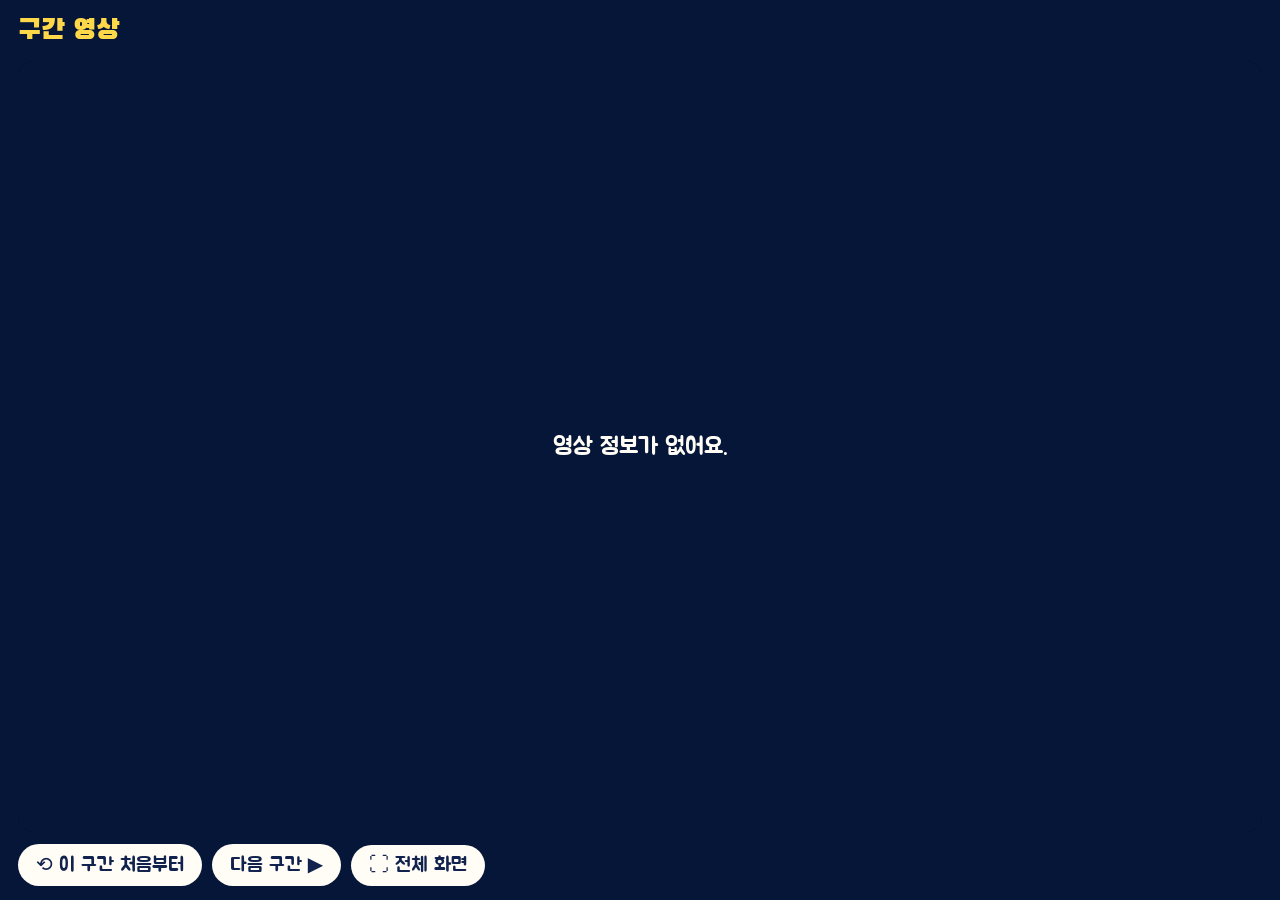
<file: jabhak/v.html>
<!doctype html>
<html lang="ko">
<head>
<meta charset="utf-8">
<meta name="viewport" content="width=device-width,initial-scale=1">
<title>구간 영상</title>
<link rel="stylesheet" href="https://fonts.googleapis.com/css2?family=Black+Han+Sans&family=Jua&display=swap">
<style>
*{box-sizing:border-box}
html,body{margin:0;height:100%;background:#061638;color:#fffdf6;font-family:'Jua','Noto Sans KR',system-ui,sans-serif}
.wrap{display:flex;flex-direction:column;height:100%;padding:14px 18px;gap:12px}
.top{display:flex;align-items:center;gap:14px;flex-wrap:wrap}
.top h1{font-family:'Black Han Sans','Jua',sans-serif;font-weight:400;font-size:28px;margin:0;color:#ffd84a}
.segs{display:flex;gap:8px;flex-wrap:wrap;margin-left:auto}
.seg{border:3px solid #f6c33b;background:transparent;color:#fffdf6;font-family:inherit;font-size:20px;padding:6px 16px;border-radius:30px;cursor:pointer}
.seg.on{background:#f6c33b;color:#10224d}
.seg.done{opacity:.55}
.stage{position:relative;flex:1;min-height:0;background:#000;border-radius:16px;overflow:hidden}
#p{position:absolute;inset:0;width:100%;height:100%}
.ov{position:absolute;inset:0;display:flex;flex-direction:column;align-items:center;justify-content:center;gap:18px;background:rgba(6,22,56,.88);cursor:pointer;text-align:center;padding:20px}
.ov.hide{display:none}
.ov .btn{width:150px;height:150px;border-radius:50%;background:#e2463b;display:flex;align-items:center;justify-content:center;box-shadow:0 10px 0 rgba(0,0,0,.35)}
.ov .btn:after{content:"";border-left:56px solid #fff;border-top:34px solid transparent;border-bottom:34px solid transparent;margin-left:12px}
.ov p{font-size:30px;margin:0}
.ov small{font-size:20px;opacity:.8}
.bar{display:flex;align-items:center;gap:10px;font-size:20px;flex-wrap:wrap}
.bar button{border:none;background:#fffdf6;color:#10224d;font-family:inherit;font-size:20px;padding:8px 18px;border-radius:24px;cursor:pointer}
.bar a{color:#ffd84a}
#msg{margin-left:auto;opacity:.85}
.err{display:none;position:absolute;inset:0;background:#061638;flex-direction:column;align-items:center;justify-content:center;gap:16px;text-align:center;padding:20px;font-size:24px}
.err.on{display:flex}
.err a{color:#ffd84a;font-size:26px}
</style>
</head>
<body>
<div class="wrap">
  <div class="top"><h1 id="ttl">구간 영상</h1><div class="segs" id="segs"></div></div>
  <div class="stage">
    <div id="p"></div>
    <div class="ov" id="ov"><div class="btn"></div><p id="ovt">재생</p><small id="ovs"></small></div>
    <div class="err" id="err"></div>
  </div>
  <div class="bar"><button onclick="replay()">⟲ 이 구간 처음부터</button><button onclick="next()">다음 구간 ▶</button><button onclick="fs()">⛶ 전체 화면</button><span id="msg"></span></div>
</div>
<script>
const q=new URLSearchParams(location.search);
const ID=(q.get('id')||'').replace(/[^\w-]/g,'');
const SEG=(q.get('s')||'').split(',').map(x=>x.split('-').map(Number)).filter(a=>a.length===2&&a[1]>a[0]);
const TITLE=q.get('title')||'구간 영상';
document.getElementById('ttl').textContent=TITLE;document.title=TITLE;
const fmt=s=>Math.floor(s/60)+':'+String(Math.floor(s%60)).padStart(2,'0');
let cur=0,player=null,ready=false,timer=null,ended=false,segDone=false;
function drawSegs(){document.getElementById('segs').innerHTML=SEG.map((g,i)=>`<button class="seg ${i===cur?'on':''} ${i<cur?'done':''}" onclick="go(${i})">구간 ${i+1} · ${fmt(g[0])}~${fmt(g[1])}</button>`).join('')}
function msg(t){document.getElementById('msg').textContent=t}
function showOv(t,s){const o=document.getElementById('ov');document.getElementById('ovt').textContent=t;document.getElementById('ovs').textContent=s||'';o.classList.remove('hide')}
document.getElementById('ov').onclick=()=>{document.getElementById('ov').classList.add('hide');if(ended){ended=false;cur=0}play(cur)};
function play(i){if(!ready)return;cur=i;drawSegs();const g=SEG[i];
  segDone=false;player.loadVideoById({videoId:ID,startSeconds:g[0],endSeconds:g[1]});msg(`구간 ${i+1}/${SEG.length} 재생 중`);watch()}
function watch(){clearInterval(timer);timer=setInterval(()=>{if(!player||!player.getCurrentTime)return;const t=player.getCurrentTime(),g=SEG[cur];
  if(t>=g[1]-0.2){clearInterval(timer);player.pauseVideo();segEnd()}},250)}
function segEnd(){if(segDone)return;segDone=true;if(cur<SEG.length-1){showOv(`다음 구간 재생 (${cur+2}/${SEG.length})`,`${fmt(SEG[cur+1][0])}~${fmt(SEG[cur+1][1])}`);cur++;drawSegs()}else{ended=true;showOv('끝! 다시 보려면 누르세요','');msg('모든 구간 끝')}}
function go(i){document.getElementById('ov').classList.add('hide');ended=false;play(i)}
function replay(){go(cur)}
function next(){if(cur<SEG.length-1)go(cur+1)}
function fs(){const e=document.documentElement;(e.requestFullscreen||e.webkitRequestFullscreen||function(){}).call(e)}
function onYouTubeIframeAPIReady(){player=new YT.Player('p',{host:'https://www.youtube-nocookie.com',videoId:ID,
  playerVars:{start:SEG[0]?SEG[0][0]:0,rel:0,modestbranding:1,playsinline:1},
  events:{onReady:()=>{ready=true},onStateChange:e=>{if(e.data===0){clearInterval(timer);segEnd()}},
  onError:()=>{const er=document.getElementById('err');er.classList.add('on');
    er.innerHTML='<div>이 화면에서는 영상이 재생되지 않아요. 아래 링크로 유튜브에서 직접 보세요.</div>'+SEG.map((g,i)=>`<a href="https://www.youtube.com/watch?v=${ID}&t=${g[0]}s" target="_blank">구간 ${i+1}: ${fmt(g[0])}부터 ${fmt(g[1])}까지 보기</a>`).join('')}}})}
if(!ID||!SEG.length){document.getElementById('err').classList.add('on');document.getElementById('err').textContent='영상 정보가 없어요.'}
else{drawSegs();showOv('재생',SEG.map((g,i)=>`구간 ${i+1}: ${fmt(g[0])}~${fmt(g[1])}`).join('  ·  '));
  const s=document.createElement('script');s.src='https://www.youtube.com/iframe_api';document.head.appendChild(s)}
</script>
</body>
</html>
</file>
<file: vote/style.css>
:root{
  --sky:#141b3a; --sky2:#1d2756; --ink:#fff8e7; --dim:#aab3d9; --gold:#ffcc33; --hot:#ff5a5f;
  --disp:"Black Han Sans","Jua",system-ui,sans-serif; --body:"Jua",system-ui,sans-serif;
  color-scheme:dark;
}
*{box-sizing:border-box}
[hidden]{display:none!important}
html,body{height:100%;margin:0}
body{background:radial-gradient(1200px 700px at 50% -10%,var(--sky2),var(--sky) 70%) fixed var(--sky);color:var(--ink);font-family:var(--body);
  padding-left:max(16px,env(safe-area-inset-left,0px));padding-right:max(16px,env(safe-area-inset-right,0px));-webkit-tap-highlight-color:transparent}
#stars{position:fixed;inset:0;pointer-events:none;opacity:.55;z-index:-1}
h1{font-family:var(--disp);font-weight:400;margin:0;letter-spacing:1px;text-wrap:balance;
  background:linear-gradient(180deg,#fff 30%,var(--gold));-webkit-background-clip:text;background-clip:text;color:transparent;filter:drop-shadow(0 4px 0 #0006)}
.btn{font-family:var(--disp);border:0;border-radius:20px;padding:.45em 1.1em;cursor:pointer;color:#1a1530;background:var(--gold);
  box-shadow:0 7px 0 #b88a00;transition:transform .08s;white-space:nowrap;font-size:clamp(20px,2.4vw,40px)}
.btn:active{transform:translateY(5px);box-shadow:0 2px 0 #b88a00}
.btn.red{background:var(--hot);color:#fff;box-shadow:0 7px 0 #a8262b}
.btn.ghost{background:#ffffff1a;color:var(--ink);box-shadow:0 7px 0 #0006}
.btn:disabled{opacity:.5;cursor:default}
.btn:focus-visible,button:focus-visible{outline:4px solid #fff;outline-offset:3px}
.chip{font-family:var(--disp);min-width:2.1em;height:2.1em;padding:0 .3em;border-radius:999px;display:inline-grid;place-items:center;
  background:var(--c);color:#1a1530;box-shadow:0 4px 0 color-mix(in srgb,var(--c) 50%,#000);animation:chip .45s cubic-bezier(.3,1.8,.5,1) both}
@keyframes chip{from{transform:scale(0) rotate(-30deg)}}
@keyframes pop{from{transform:scale(.6) translateY(30px);opacity:0}}
@keyframes bob{50%{transform:translateY(-8px) rotate(-3deg)}}
@keyframes thump{50%{transform:scale(1.12)}}
@keyframes slam{from{transform:scale(3);opacity:0}60%{opacity:1}to{transform:scale(1)}}
@keyframes win{to{box-shadow:0 8px 0 color-mix(in srgb,var(--c) 45%,#000),0 0 80px var(--c)}}
.flash{position:fixed;inset:0;display:grid;place-items:center;z-index:20;pointer-events:none}
.flash span{font-family:var(--disp);font-size:min(24vh,26vw);color:var(--hot);text-shadow:0 10px 0 #0008;animation:slam .9s cubic-bezier(.2,1.6,.4,1) both}
.status{color:var(--dim)}
.status.err{color:#ffb4b6}
@media (prefers-reduced-motion:reduce){*{animation:none!important;transition:none!important}}
</file>
